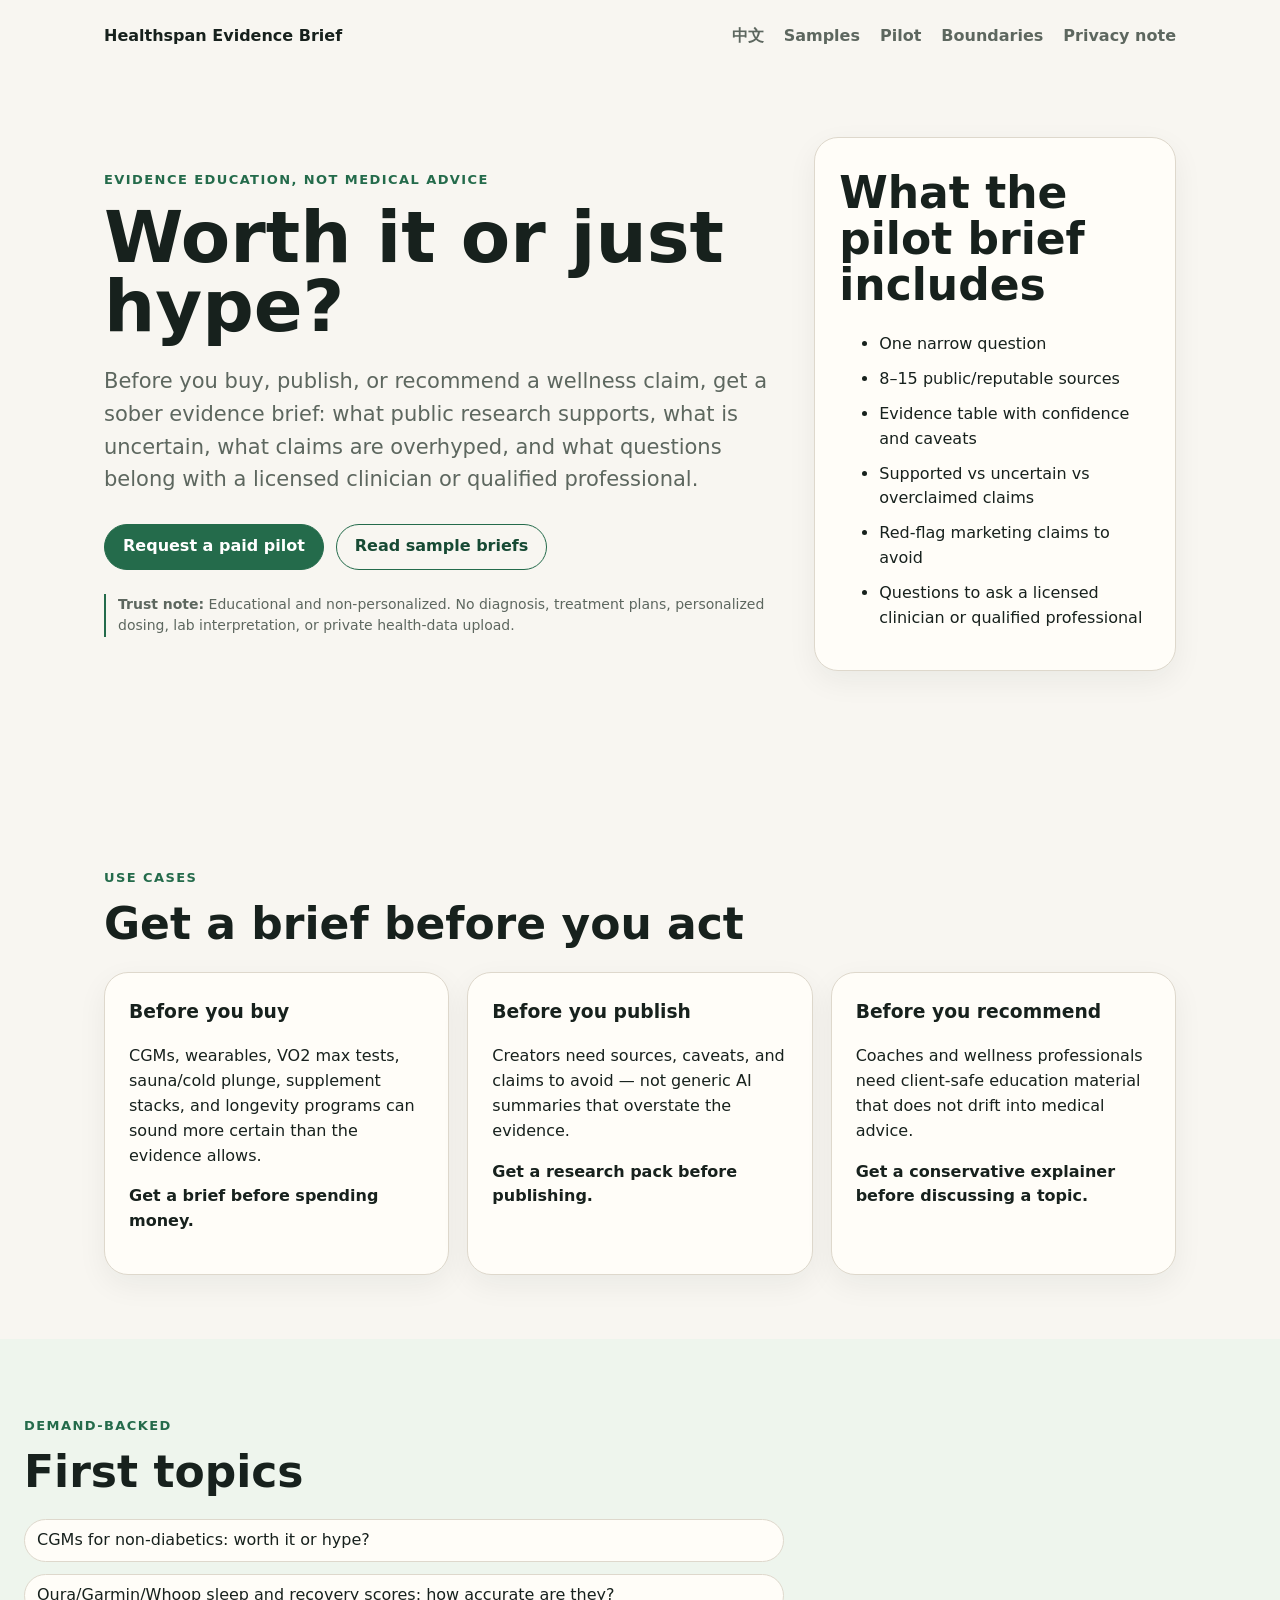
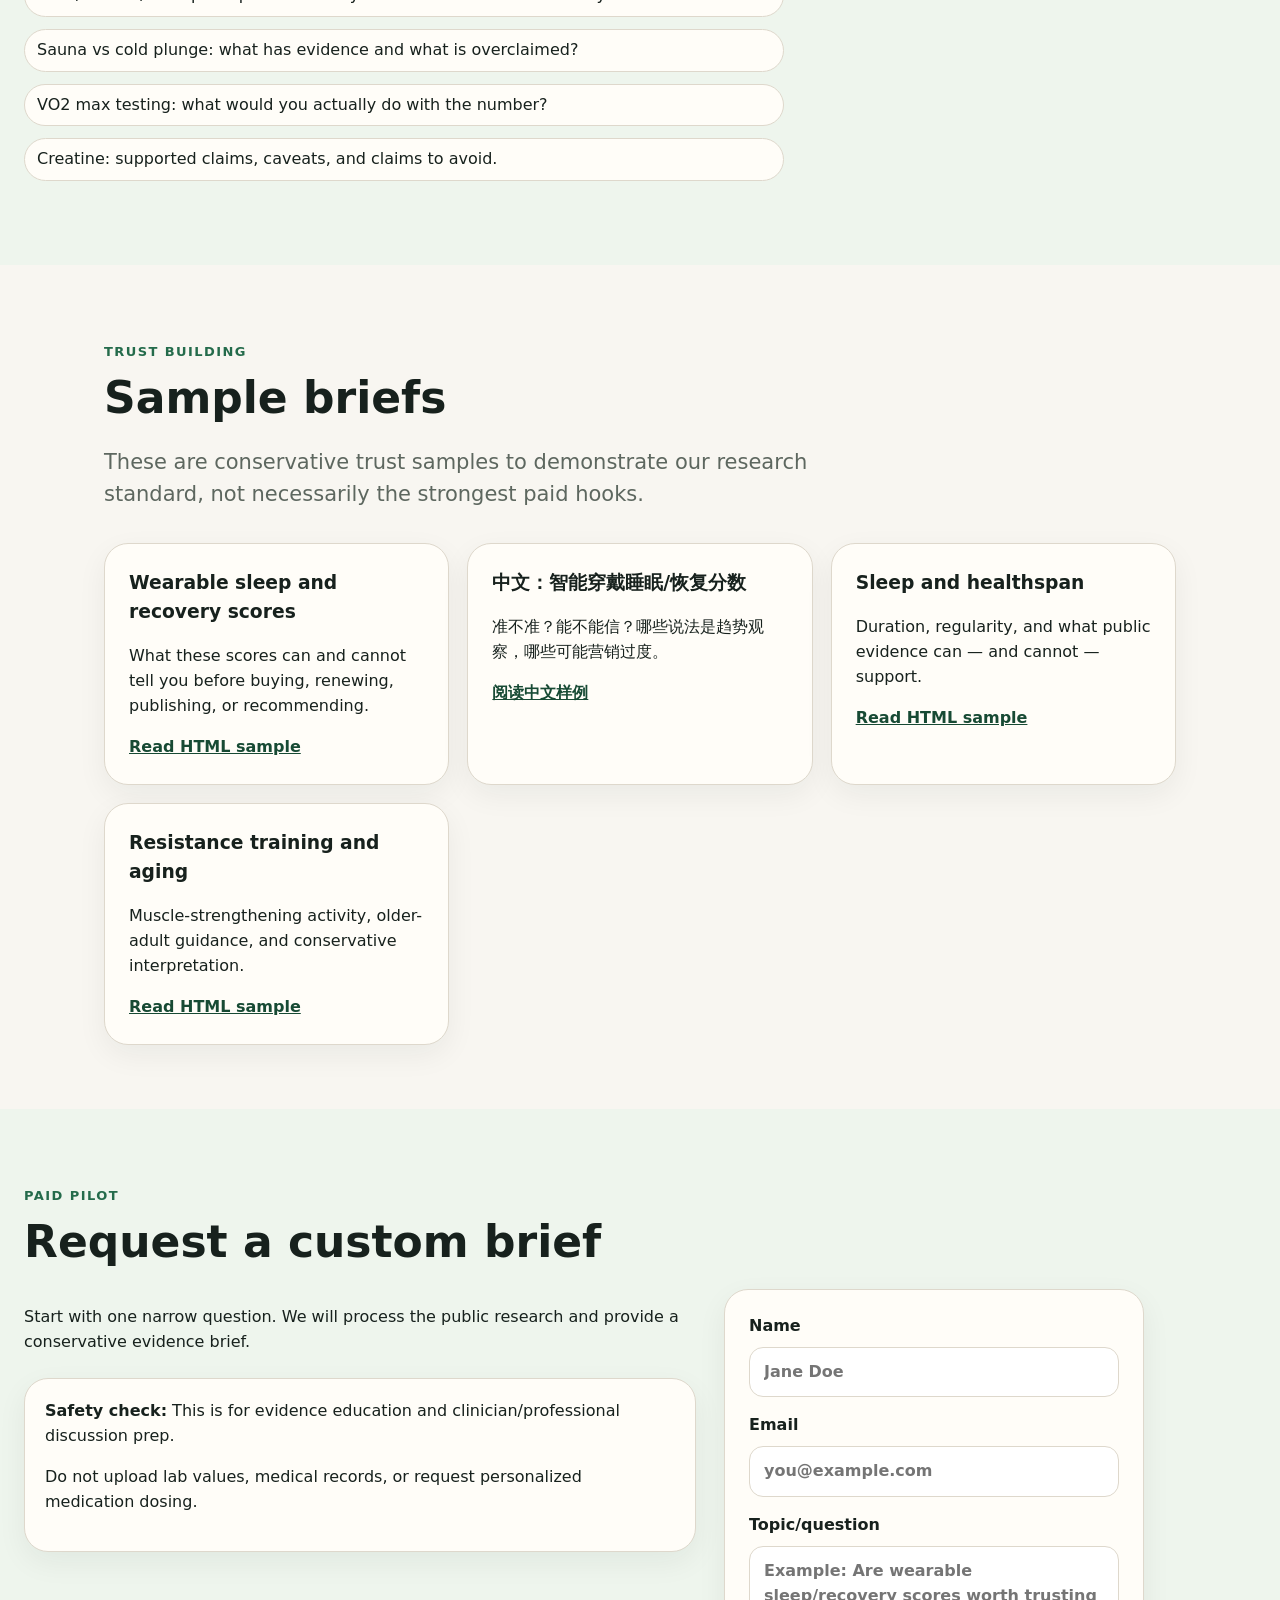
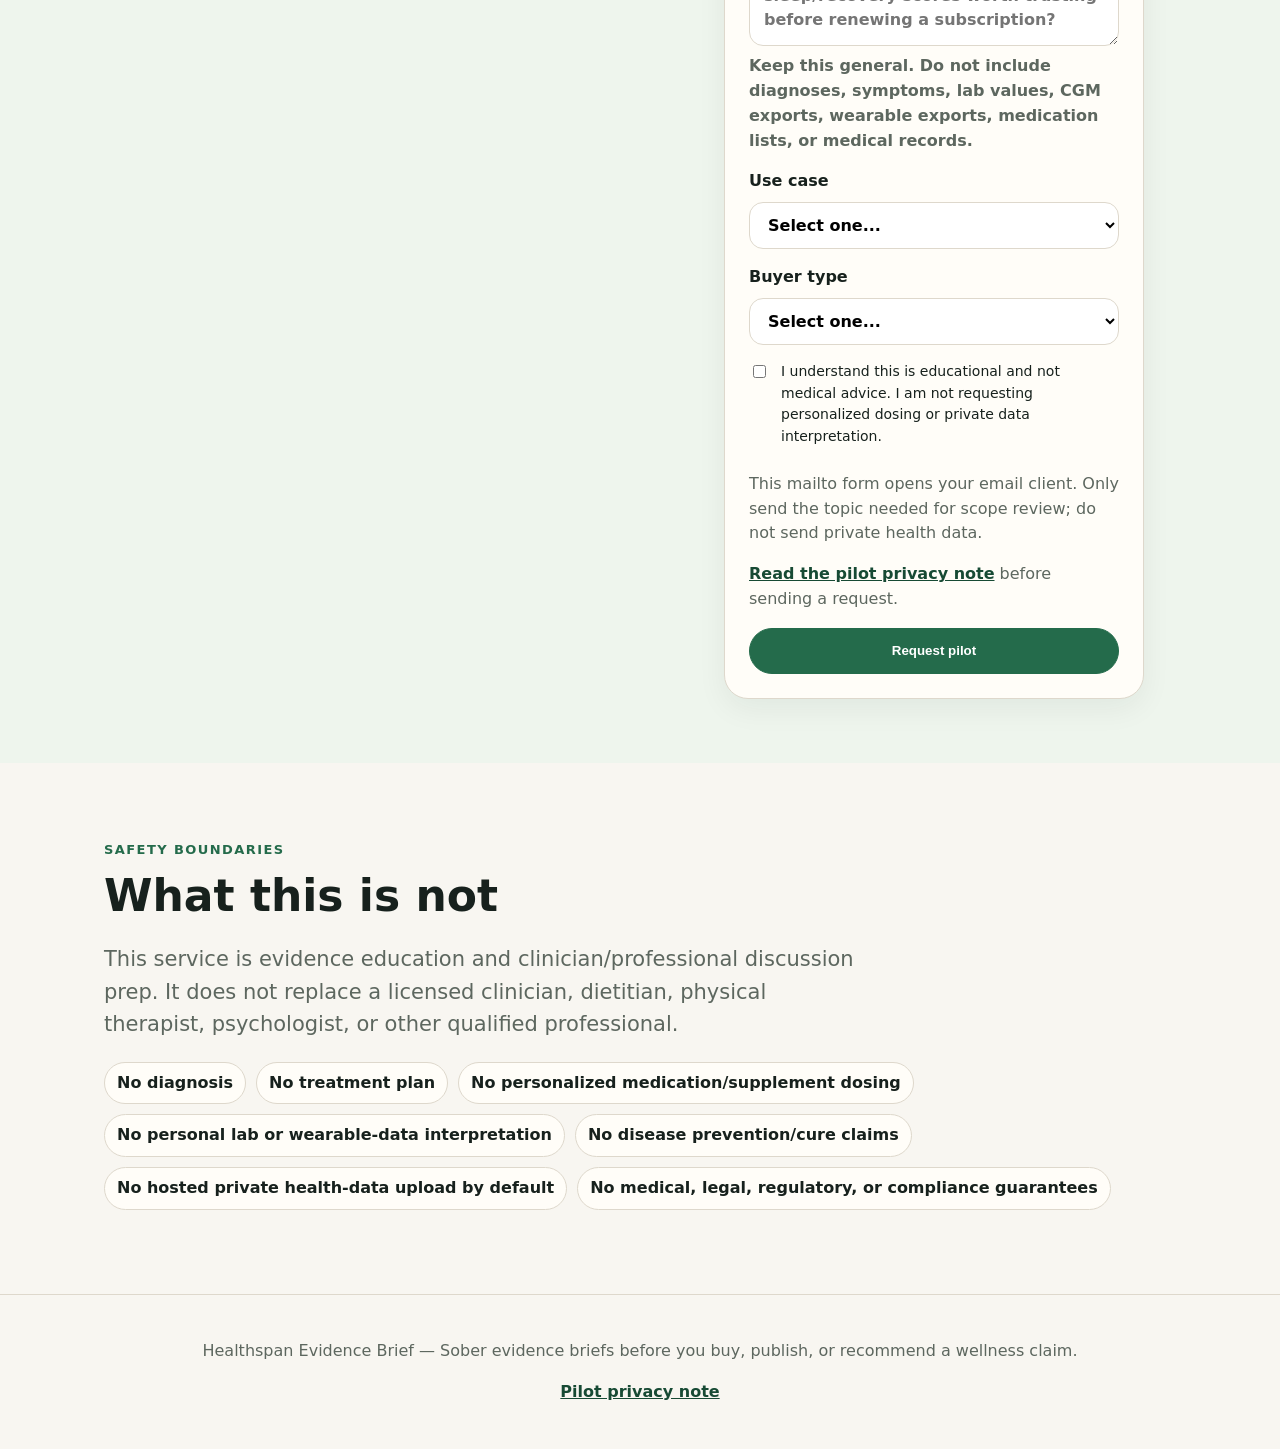
<file: index.html>
<!doctype html>
<html lang="en">
<head>
  <meta charset="utf-8" />
  <meta name="viewport" content="width=device-width, initial-scale=1" />
  <meta name="robots" content="noindex,nofollow" />
  <title>Healthspan Evidence Brief</title>
  <meta name="description" content="Sober evidence briefs before you buy, publish, or recommend a wellness claim." />
  <link rel="stylesheet" href="assets/styles.css" />
</head>
<body>
  <header class="hero">
    <nav class="nav" aria-label="Primary">
      <div class="brand">Healthspan Evidence Brief</div>
      <a class="nav-link" href="zh.html">中文</a>
      <a class="nav-link" href="#samples">Samples</a>
      <a class="nav-link" href="#pilot">Pilot</a>
      <a class="nav-link" href="#boundaries">Boundaries</a>
      <a class="nav-link" href="privacy.html">Privacy note</a>
    </nav>

    <section class="hero-grid">
      <div>
        <p class="eyebrow">Evidence education, not medical advice</p>
        <h1>Worth it or just hype?</h1>
        <p class="lead">Before you buy, publish, or recommend a wellness claim, get a sober evidence brief: what public research supports, what is uncertain, what claims are overhyped, and what questions belong with a licensed clinician or qualified professional.</p>
        <div class="actions">
          <a class="button primary" href="#pilot">Request a paid pilot</a>
          <a class="button secondary" href="#samples">Read sample briefs</a>
        </div>
        <p class="trust-line">
          <strong>Trust note:</strong> Educational and non-personalized. No diagnosis, treatment plans, personalized dosing, lab interpretation, or private health-data upload.
        </p>
      </div>
      <aside class="card hero-card">
        <h2>What the pilot brief includes</h2>
        <ul>
          <li>One narrow question</li>
          <li>8–15 public/reputable sources</li>
          <li>Evidence table with confidence and caveats</li>
          <li>Supported vs uncertain vs overclaimed claims</li>
          <li>Red-flag marketing claims to avoid</li>
          <li>Questions to ask a licensed clinician or qualified professional</li>
        </ul>
      </aside>
    </section>
  </header>

  <main>
    <section class="section" id="use-cases">
      <p class="eyebrow">Use Cases</p>
      <h2>Get a brief before you act</h2>
      <div class="three-col">
        <div class="card">
          <h3>Before you buy</h3>
          <p>CGMs, wearables, VO2 max tests, sauna/cold plunge, supplement stacks, and longevity programs can sound more certain than the evidence allows.</p>
          <p><strong>Get a brief before spending money.</strong></p>
        </div>
        <div class="card">
          <h3>Before you publish</h3>
          <p>Creators need sources, caveats, and claims to avoid — not generic AI summaries that overstate the evidence.</p>
          <p><strong>Get a research pack before publishing.</strong></p>
        </div>
        <div class="card">
          <h3>Before you recommend</h3>
          <p>Coaches and wellness professionals need client-safe education material that does not drift into medical advice.</p>
          <p><strong>Get a conservative explainer before discussing a topic.</strong></p>
        </div>
      </div>
    </section>

    <section class="section tinted" id="topics">
      <p class="eyebrow">Demand-backed</p>
      <h2>First topics</h2>
      <div class="boundary-list" style="margin-top: 24px; display: flex; flex-direction: column; gap: 12px; max-width: 760px;">
        <span style="font-weight: 500; font-size: 16px; justify-content: flex-start; text-align: left; background: var(--card);">CGMs for non-diabetics: worth it or hype?</span>
        <span style="font-weight: 500; font-size: 16px; justify-content: flex-start; text-align: left; background: var(--card);">Oura/Garmin/Whoop sleep and recovery scores: how accurate are they?</span>
        <span style="font-weight: 500; font-size: 16px; justify-content: flex-start; text-align: left; background: var(--card);">Sauna vs cold plunge: what has evidence and what is overclaimed?</span>
        <span style="font-weight: 500; font-size: 16px; justify-content: flex-start; text-align: left; background: var(--card);">VO2 max testing: what would you actually do with the number?</span>
        <span style="font-weight: 500; font-size: 16px; justify-content: flex-start; text-align: left; background: var(--card);">Creatine: supported claims, caveats, and claims to avoid.</span>
      </div>
    </section>

    <section class="section" id="samples">
      <p class="eyebrow">Trust building</p>
      <h2>Sample briefs</h2>
      <p class="lead">These are conservative trust samples to demonstrate our research standard, not necessarily the strongest paid hooks.</p>
      <div class="three-col" style="margin-top: 32px;">
        <article class="card">
          <h3>Wearable sleep and recovery scores</h3>
          <p>What these scores can and cannot tell you before buying, renewing, publishing, or recommending.</p>
          <a href="samples/wearable-sleep-recovery-scores-evidence-brief.html">Read HTML sample</a>
        </article>
        <article class="card">
          <h3>中文：智能穿戴睡眠/恢复分数</h3>
          <p>准不准？能不能信？哪些说法是趋势观察，哪些可能营销过度。</p>
          <a href="samples/zh-wearable-sleep-recovery-scores-evidence-brief.html">阅读中文样例</a>
        </article>
        <article class="card">
          <h3>Sleep and healthspan</h3>
          <p>Duration, regularity, and what public evidence can — and cannot — support.</p>
          <a href="samples/sleep-healthspan-evidence-brief.html">Read HTML sample</a>
        </article>
        <article class="card">
          <h3>Resistance training and aging</h3>
          <p>Muscle-strengthening activity, older-adult guidance, and conservative interpretation.</p>
          <a href="samples/resistance-training-aging-evidence-brief.html">Read HTML sample</a>
        </article>
      </div>
    </section>

    <section class="section tinted" id="pilot">
      <p class="eyebrow">Paid pilot</p>
      <h2>Request a custom brief</h2>
      <div class="pilot-grid">
        <div>
          <p>Start with one narrow question. We will process the public research and provide a conservative evidence brief.</p>
          <div class="card" style="margin-top: 24px; padding: 20px;">
            <p style="margin-top: 0;"><strong>Safety check:</strong> This is for evidence education and clinician/professional discussion prep.</p>
            <p>Do not upload lab values, medical records, or request personalized medication dosing.</p>
          </div>
        </div>
        <form class="card form" action="mailto:jinluojuan@gmail.com" method="post" enctype="text/plain">
          <label>Name
            <input name="name" type="text" placeholder="Jane Doe" required />
          </label>
          <label>Email
            <input name="email" type="email" placeholder="you@example.com" required />
          </label>
          <label>Topic/question
            <textarea name="topic" rows="3" placeholder="Example: Are wearable sleep/recovery scores worth trusting before renewing a subscription?" required></textarea>
            <span class="microcopy">Keep this general. Do not include diagnoses, symptoms, lab values, CGM exports, wearable exports, medication lists, or medical records.</span>
          </label>
          <label>Use case
            <select name="use_case" required>
              <option value="" disabled selected>Select one...</option>
              <option value="before_buying">Before buying</option>
              <option value="before_publishing">Before publishing</option>
              <option value="before_recommending">Before recommending</option>
              <option value="clinician_prep">Clinician-discussion prep</option>
              <option value="other">Other</option>
            </select>
          </label>
          <label>Buyer type
            <select name="buyer_type" required>
              <option value="" disabled selected>Select one...</option>
              <option value="individual">Individual</option>
              <option value="creator">Creator</option>
              <option value="coach">Coach</option>
              <option value="clinic_adjacent">Clinic-adjacent</option>
              <option value="other">Other</option>
            </select>
          </label>
          <label class="checkbox-label">
            <input type="checkbox" name="safety_ack" required />
            <span>I understand this is educational and not medical advice. I am not requesting personalized dosing or private data interpretation.</span>
          </label>
          <p class="microcopy">This mailto form opens your email client. Only send the topic needed for scope review; do not send private health data.</p>
          <p class="microcopy"><a href="privacy.html">Read the pilot privacy note</a> before sending a request.</p>
          <button class="button primary full-width" type="submit">Request pilot</button>
        </form>
      </div>
    </section>

    <section class="section" id="boundaries">
      <p class="eyebrow">Safety boundaries</p>
      <h2>What this is not</h2>
      <p class="lead">This service is evidence education and clinician/professional discussion prep. It does not replace a licensed clinician, dietitian, physical therapist, psychologist, or other qualified professional.</p>
      
      <div class="boundary-list">
        <span>No diagnosis</span>
        <span>No treatment plan</span>
        <span>No personalized medication/supplement dosing</span>
        <span>No personal lab or wearable-data interpretation</span>
        <span>No disease prevention/cure claims</span>
        <span>No hosted private health-data upload by default</span>
        <span>No medical, legal, regulatory, or compliance guarantees</span>
      </div>
    </section>
  </main>

  <footer class="footer">
    <p>Healthspan Evidence Brief — Sober evidence briefs before you buy, publish, or recommend a wellness claim.</p>
    <p><a href="privacy.html">Pilot privacy note</a></p>
  </footer>
</body>
</html>
</file>
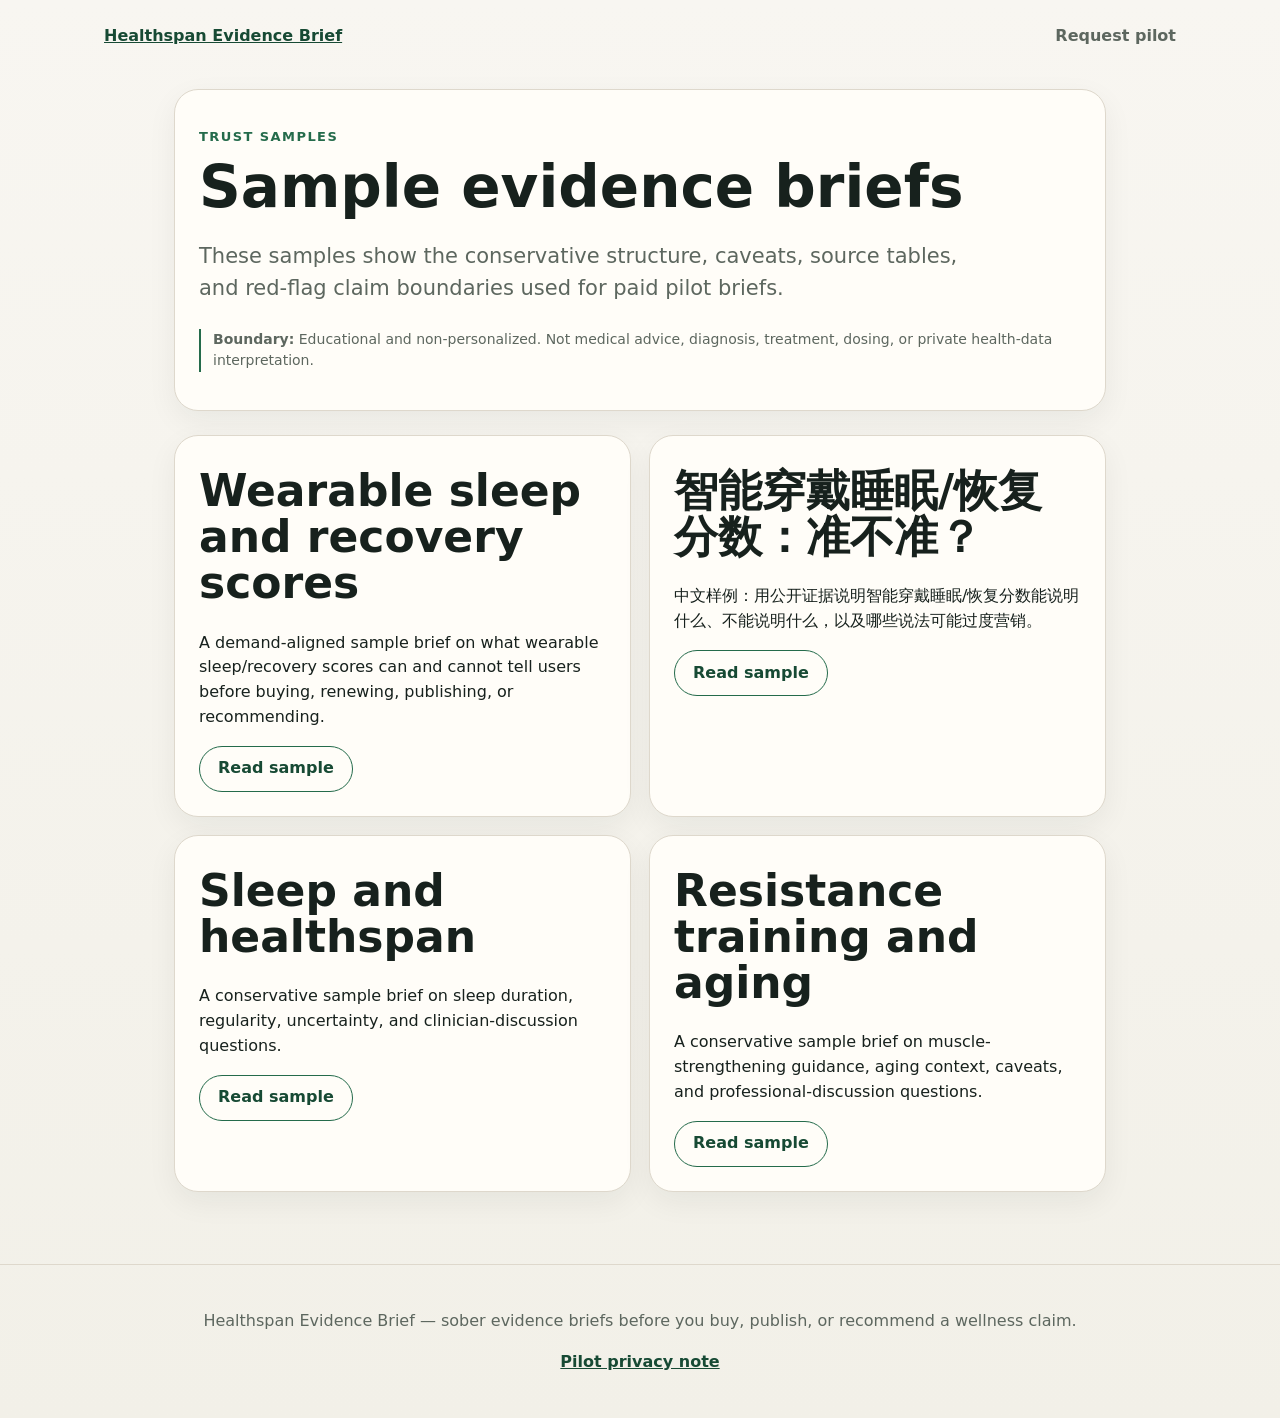
<file: samples/index.html>
<!doctype html>
<html lang="en">
<head>
  <meta charset="utf-8" />
  <meta name="viewport" content="width=device-width, initial-scale=1" />
  <meta name="robots" content="noindex,nofollow" />
  <title>Sample Briefs | Healthspan Evidence Brief</title>
  <meta name="description" content="Conservative sample evidence briefs for Healthspan Evidence Brief." />
  <link rel="stylesheet" href="../assets/styles.css" />
</head>
<body class="brief-body">
  <nav class="nav brief-nav" aria-label="Sample navigation">
    <a class="brand" href="../index.html">Healthspan Evidence Brief</a>
    <a class="nav-link" href="../index.html#pilot">Request pilot</a>
  </nav>

  <main class="brief-shell">
    <header class="brief-header card">
      <p class="eyebrow">Trust samples</p>
      <h1>Sample evidence briefs</h1>
      <p class="lead">These samples show the conservative structure, caveats, source tables, and red-flag claim boundaries used for paid pilot briefs.</p>
      <p class="trust-line"><strong>Boundary:</strong> Educational and non-personalized. Not medical advice, diagnosis, treatment, dosing, or private health-data interpretation.</p>
    </header>
    <section class="two-col">
        <article class="card">
          <h2>Wearable sleep and recovery scores</h2>
          <p>A demand-aligned sample brief on what wearable sleep/recovery scores can and cannot tell users before buying, renewing, publishing, or recommending.</p>
          <a class="button secondary" href="wearable-sleep-recovery-scores-evidence-brief.html">Read sample</a>
        </article>
        <article class="card">
          <h2>智能穿戴睡眠/恢复分数：准不准？</h2>
          <p>中文样例：用公开证据说明智能穿戴睡眠/恢复分数能说明什么、不能说明什么，以及哪些说法可能过度营销。</p>
          <a class="button secondary" href="zh-wearable-sleep-recovery-scores-evidence-brief.html">Read sample</a>
        </article>
        <article class="card">
          <h2>Sleep and healthspan</h2>
          <p>A conservative sample brief on sleep duration, regularity, uncertainty, and clinician-discussion questions.</p>
          <a class="button secondary" href="sleep-healthspan-evidence-brief.html">Read sample</a>
        </article>
        <article class="card">
          <h2>Resistance training and aging</h2>
          <p>A conservative sample brief on muscle-strengthening guidance, aging context, caveats, and professional-discussion questions.</p>
          <a class="button secondary" href="resistance-training-aging-evidence-brief.html">Read sample</a>
        </article>
    </section>
  </main>

  <footer class="footer">
    <p>Healthspan Evidence Brief — sober evidence briefs before you buy, publish, or recommend a wellness claim.</p>
    <p><a href="../privacy.html">Pilot privacy note</a></p>
  </footer>
</body>
</html>
</file>
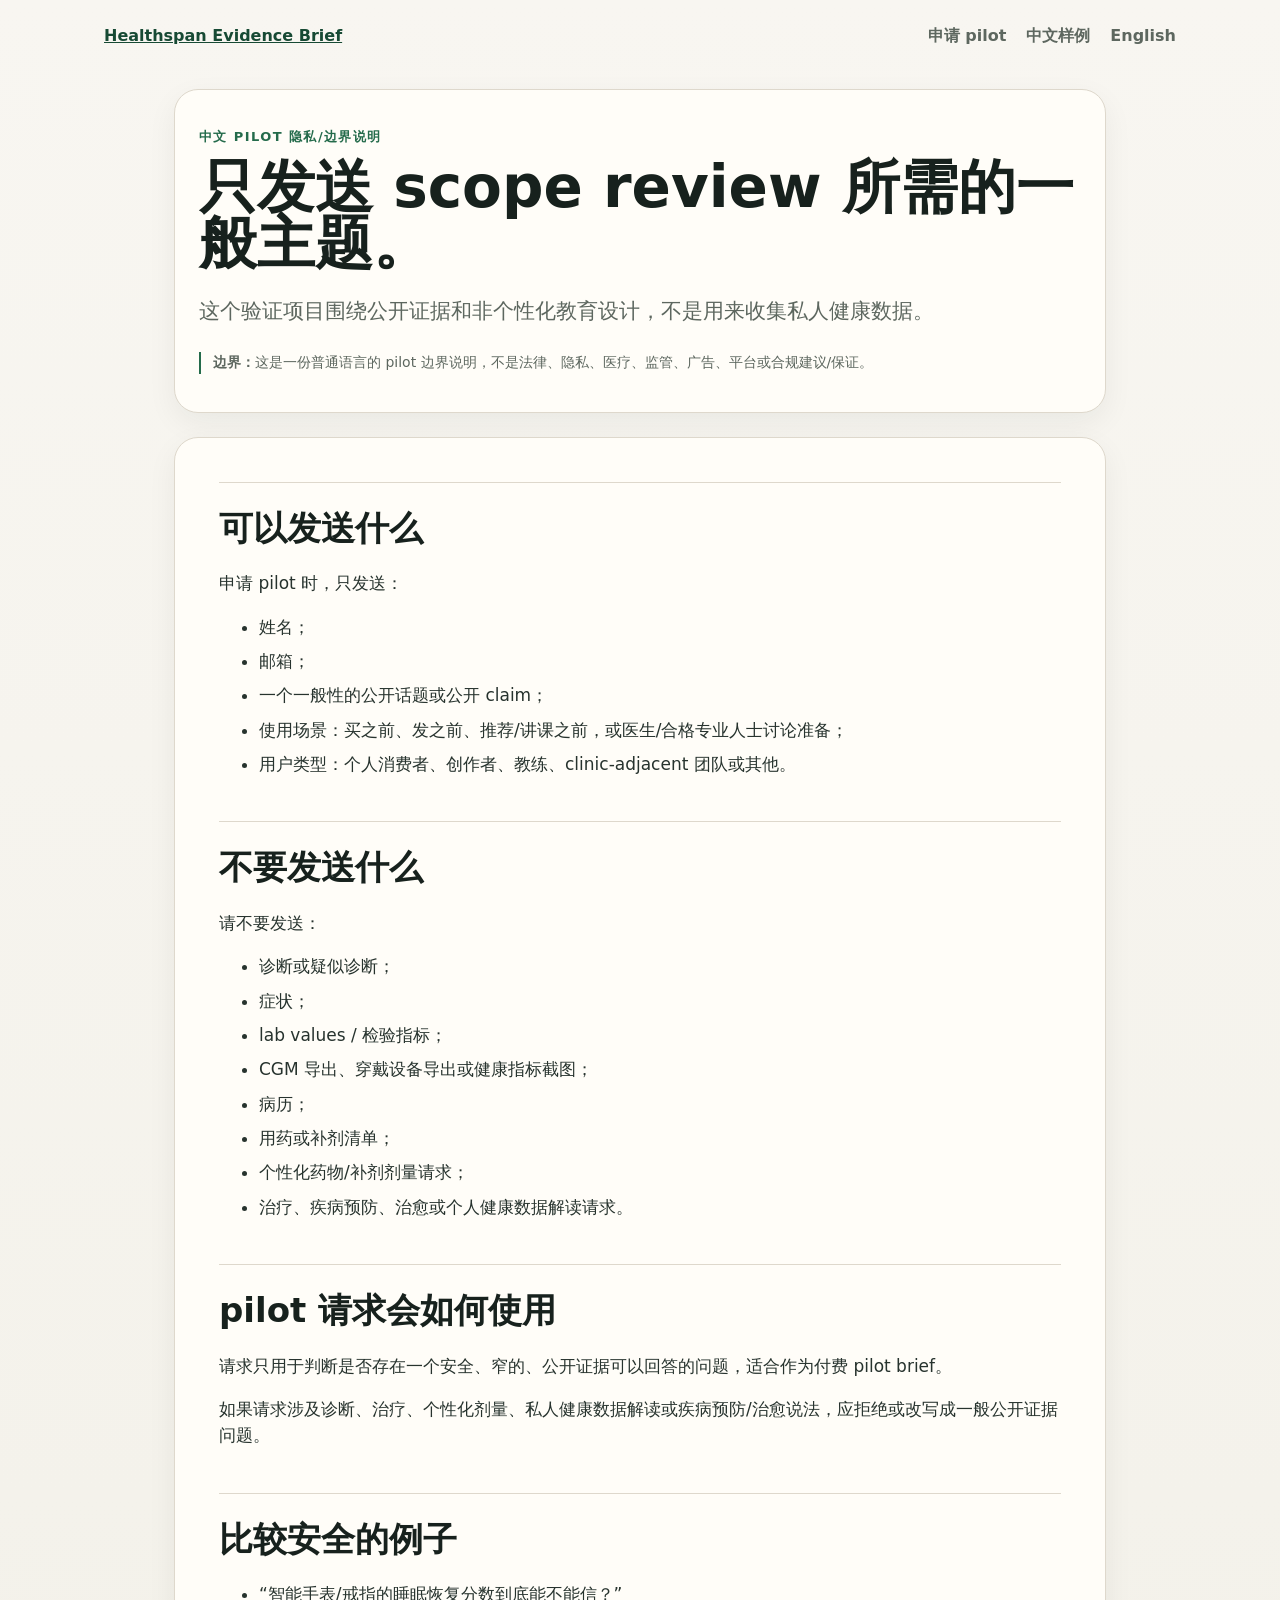
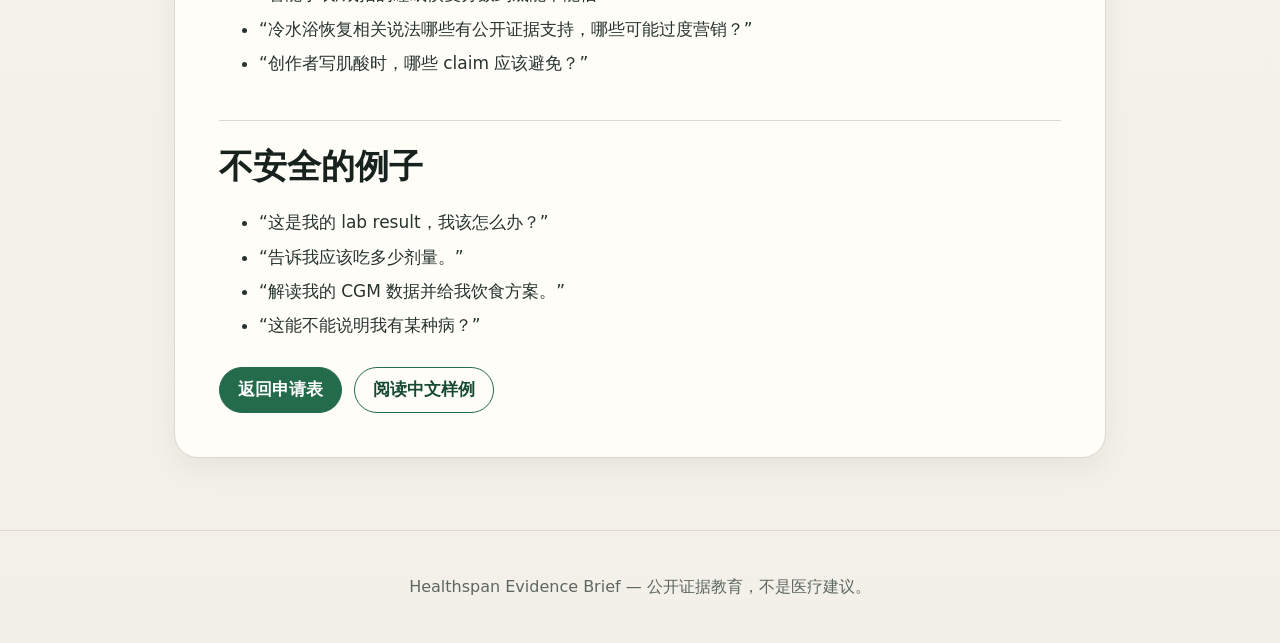
<file: privacy-zh.html>
<!doctype html>
<html lang="zh-Hans">
<head>
  <meta charset="utf-8" />
  <meta name="viewport" content="width=device-width, initial-scale=1" />
  <meta name="robots" content="noindex,nofollow" />
  <title>中文 pilot 隐私/边界说明｜Healthspan Evidence Brief</title>
  <meta name="description" content="Healthspan Evidence Brief 中文 pilot 的隐私和安全边界说明。" />
  <link rel="stylesheet" href="assets/styles.css" />
</head>
<body class="brief-body">
  <nav class="nav brief-nav" aria-label="隐私说明导航">
    <a class="brand" href="zh.html">Healthspan Evidence Brief</a>
    <a class="nav-link" href="zh.html#pilot">申请 pilot</a>
    <a class="nav-link" href="samples/zh-wearable-sleep-recovery-scores-evidence-brief.html">中文样例</a>
    <a class="nav-link" href="privacy.html">English</a>
  </nav>

  <main class="brief-shell">
    <header class="brief-header card">
      <p class="eyebrow">中文 pilot 隐私/边界说明</p>
      <h1>只发送 scope review 所需的一般主题。</h1>
      <p class="lead">这个验证项目围绕公开证据和非个性化教育设计，不是用来收集私人健康数据。</p>
      <p class="trust-line"><strong>边界：</strong>这是一份普通语言的 pilot 边界说明，不是法律、隐私、医疗、监管、广告、平台或合规建议/保证。</p>
    </header>

    <article class="brief-content card">
      <h2>可以发送什么</h2>
      <p>申请 pilot 时，只发送：</p>
      <ul>
        <li>姓名；</li>
        <li>邮箱；</li>
        <li>一个一般性的公开话题或公开 claim；</li>
        <li>使用场景：买之前、发之前、推荐/讲课之前，或医生/合格专业人士讨论准备；</li>
        <li>用户类型：个人消费者、创作者、教练、clinic-adjacent 团队或其他。</li>
      </ul>

      <h2>不要发送什么</h2>
      <p>请不要发送：</p>
      <ul>
        <li>诊断或疑似诊断；</li>
        <li>症状；</li>
        <li>lab values / 检验指标；</li>
        <li>CGM 导出、穿戴设备导出或健康指标截图；</li>
        <li>病历；</li>
        <li>用药或补剂清单；</li>
        <li>个性化药物/补剂剂量请求；</li>
        <li>治疗、疾病预防、治愈或个人健康数据解读请求。</li>
      </ul>

      <h2>pilot 请求会如何使用</h2>
      <p>请求只用于判断是否存在一个安全、窄的、公开证据可以回答的问题，适合作为付费 pilot brief。</p>
      <p>如果请求涉及诊断、治疗、个性化剂量、私人健康数据解读或疾病预防/治愈说法，应拒绝或改写成一般公开证据问题。</p>

      <h2>比较安全的例子</h2>
      <ul>
        <li>“智能手表/戒指的睡眠恢复分数到底能不能信？”</li>
        <li>“冷水浴恢复相关说法哪些有公开证据支持，哪些可能过度营销？”</li>
        <li>“创作者写肌酸时，哪些 claim 应该避免？”</li>
      </ul>

      <h2>不安全的例子</h2>
      <ul>
        <li>“这是我的 lab result，我该怎么办？”</li>
        <li>“告诉我应该吃多少剂量。”</li>
        <li>“解读我的 CGM 数据并给我饮食方案。”</li>
        <li>“这能不能说明我有某种病？”</li>
      </ul>

      <div class="actions">
        <a class="button primary" href="zh.html#pilot">返回申请表</a>
        <a class="button secondary" href="samples/zh-wearable-sleep-recovery-scores-evidence-brief.html">阅读中文样例</a>
      </div>
    </article>
  </main>

  <footer class="footer">
    <p>Healthspan Evidence Brief — 公开证据教育，不是医疗建议。</p>
  </footer>
</body>
</html>
</file>
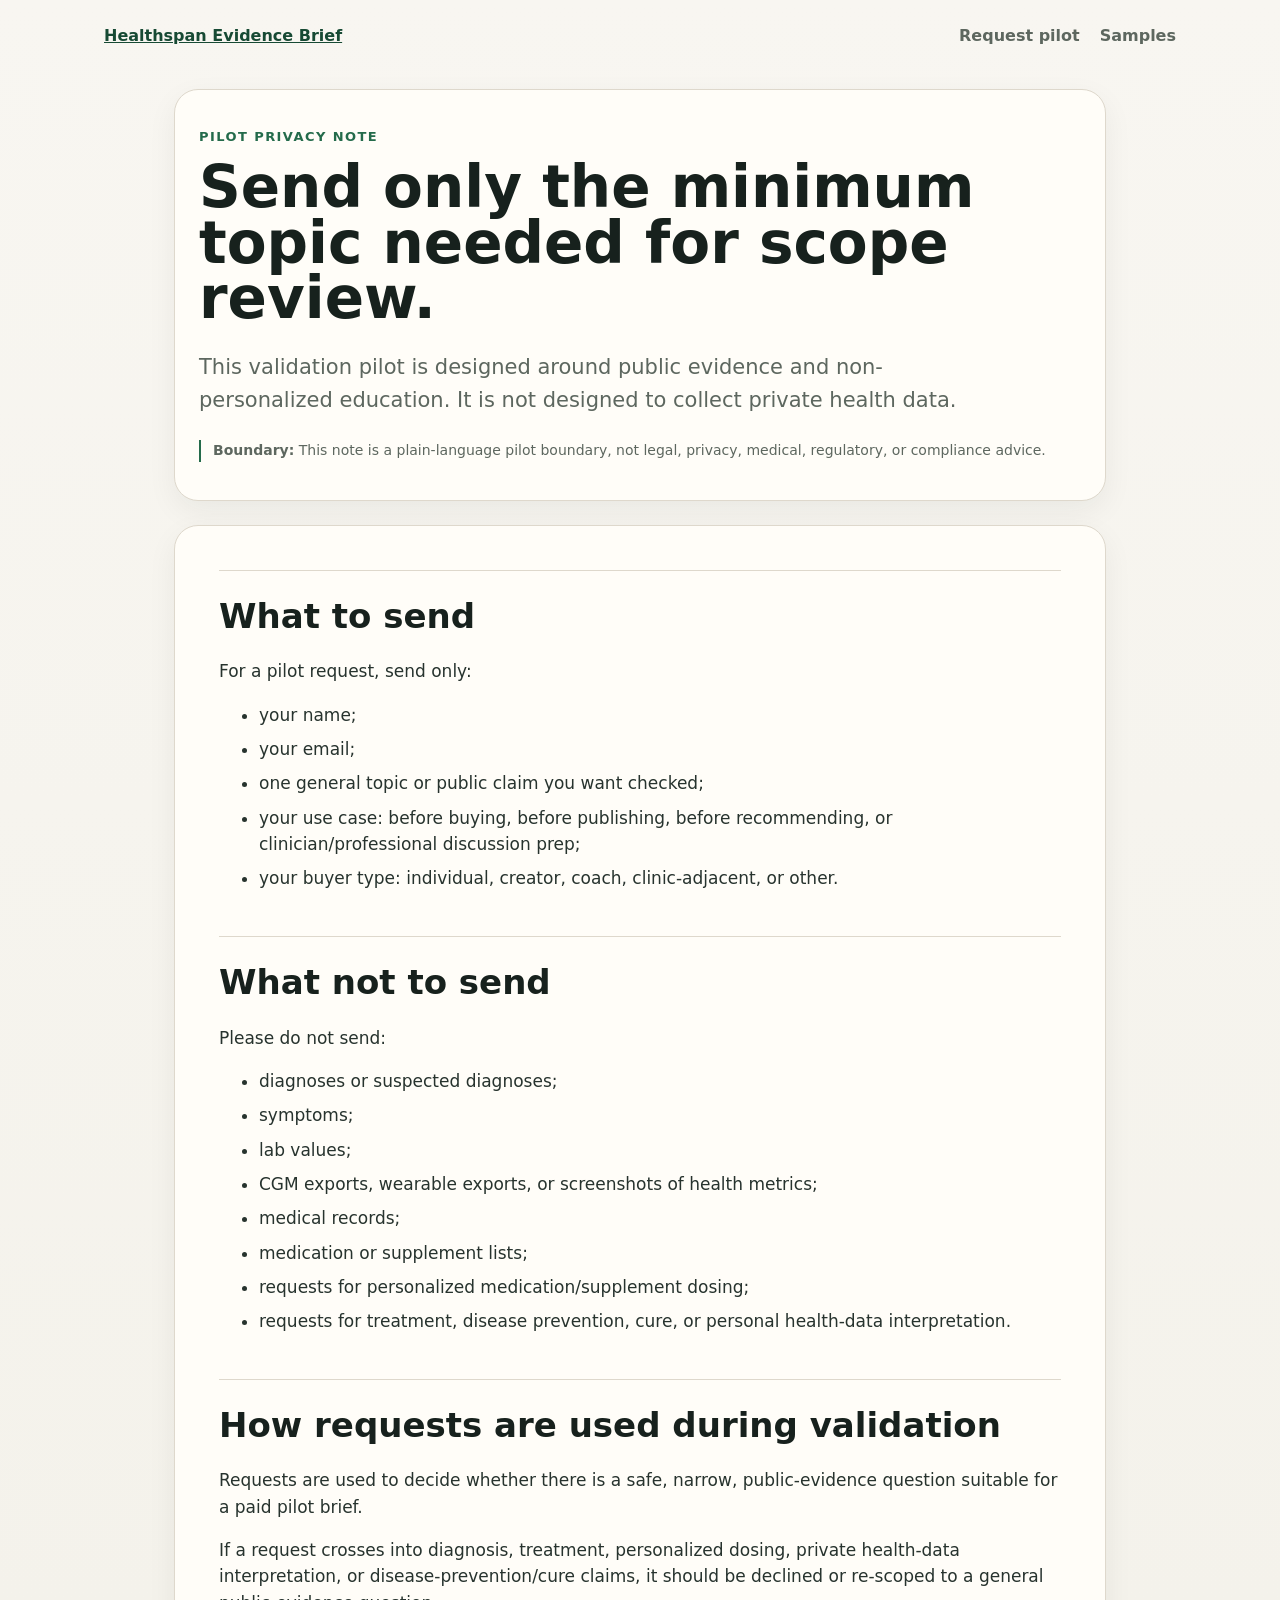
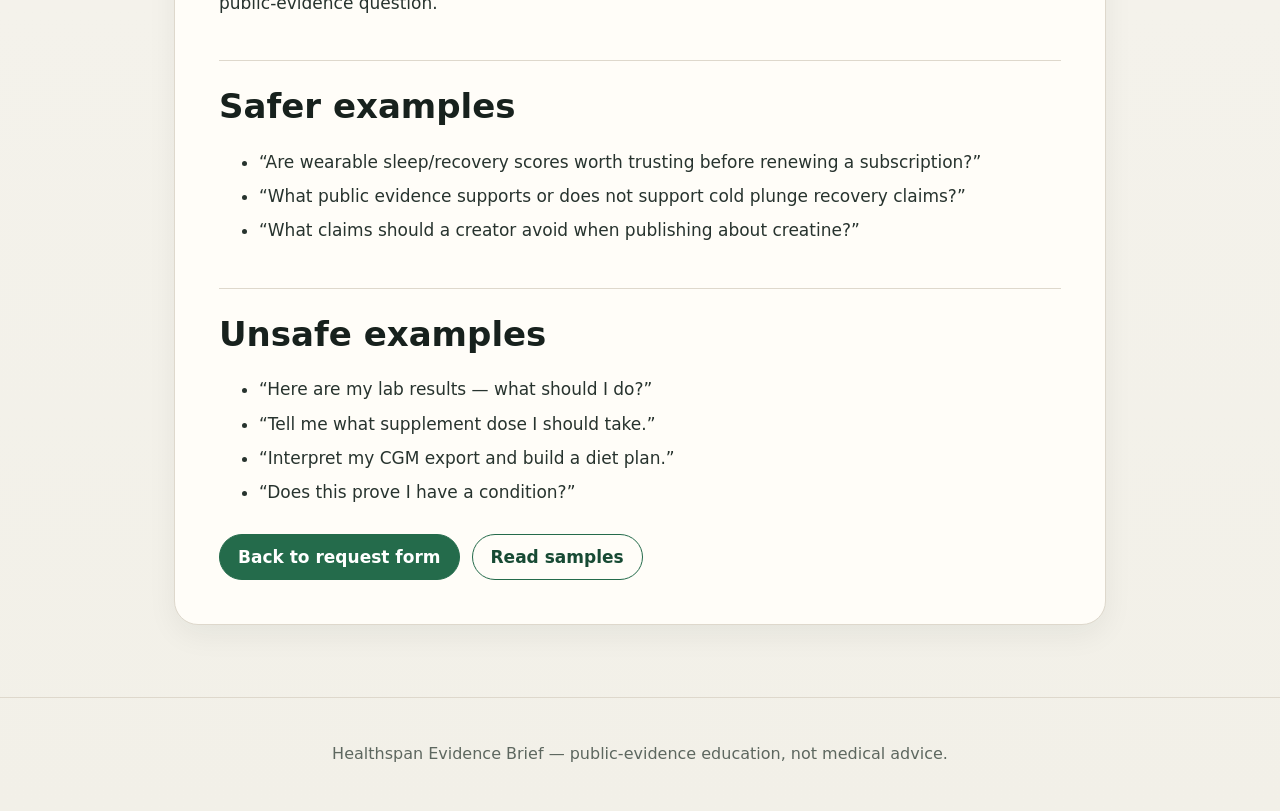
<file: privacy.html>
<!doctype html>
<html lang="en">
<head>
  <meta charset="utf-8" />
  <meta name="viewport" content="width=device-width, initial-scale=1" />
  <meta name="robots" content="noindex,nofollow" />
  <title>Pilot Privacy Note | Healthspan Evidence Brief</title>
  <meta name="description" content="Pilot privacy note for Healthspan Evidence Brief validation." />
  <link rel="stylesheet" href="assets/styles.css" />
</head>
<body class="brief-body">
  <nav class="nav brief-nav" aria-label="Privacy navigation">
    <a class="brand" href="index.html">Healthspan Evidence Brief</a>
    <a class="nav-link" href="index.html#pilot">Request pilot</a>
    <a class="nav-link" href="samples/index.html">Samples</a>
  </nav>

  <main class="brief-shell">
    <header class="brief-header card">
      <p class="eyebrow">Pilot privacy note</p>
      <h1>Send only the minimum topic needed for scope review.</h1>
      <p class="lead">This validation pilot is designed around public evidence and non-personalized education. It is not designed to collect private health data.</p>
      <p class="trust-line"><strong>Boundary:</strong> This note is a plain-language pilot boundary, not legal, privacy, medical, regulatory, or compliance advice.</p>
    </header>

    <article class="brief-content card">
      <h2>What to send</h2>
      <p>For a pilot request, send only:</p>
      <ul>
        <li>your name;</li>
        <li>your email;</li>
        <li>one general topic or public claim you want checked;</li>
        <li>your use case: before buying, before publishing, before recommending, or clinician/professional discussion prep;</li>
        <li>your buyer type: individual, creator, coach, clinic-adjacent, or other.</li>
      </ul>

      <h2>What not to send</h2>
      <p>Please do not send:</p>
      <ul>
        <li>diagnoses or suspected diagnoses;</li>
        <li>symptoms;</li>
        <li>lab values;</li>
        <li>CGM exports, wearable exports, or screenshots of health metrics;</li>
        <li>medical records;</li>
        <li>medication or supplement lists;</li>
        <li>requests for personalized medication/supplement dosing;</li>
        <li>requests for treatment, disease prevention, cure, or personal health-data interpretation.</li>
      </ul>

      <h2>How requests are used during validation</h2>
      <p>Requests are used to decide whether there is a safe, narrow, public-evidence question suitable for a paid pilot brief.</p>
      <p>If a request crosses into diagnosis, treatment, personalized dosing, private health-data interpretation, or disease-prevention/cure claims, it should be declined or re-scoped to a general public-evidence question.</p>

      <h2>Safer examples</h2>
      <ul>
        <li>“Are wearable sleep/recovery scores worth trusting before renewing a subscription?”</li>
        <li>“What public evidence supports or does not support cold plunge recovery claims?”</li>
        <li>“What claims should a creator avoid when publishing about creatine?”</li>
      </ul>

      <h2>Unsafe examples</h2>
      <ul>
        <li>“Here are my lab results — what should I do?”</li>
        <li>“Tell me what supplement dose I should take.”</li>
        <li>“Interpret my CGM export and build a diet plan.”</li>
        <li>“Does this prove I have a condition?”</li>
      </ul>

      <div class="actions">
        <a class="button primary" href="index.html#pilot">Back to request form</a>
        <a class="button secondary" href="samples/index.html">Read samples</a>
      </div>
    </article>
  </main>

  <footer class="footer">
    <p>Healthspan Evidence Brief — public-evidence education, not medical advice.</p>
  </footer>
</body>
</html>
</file>
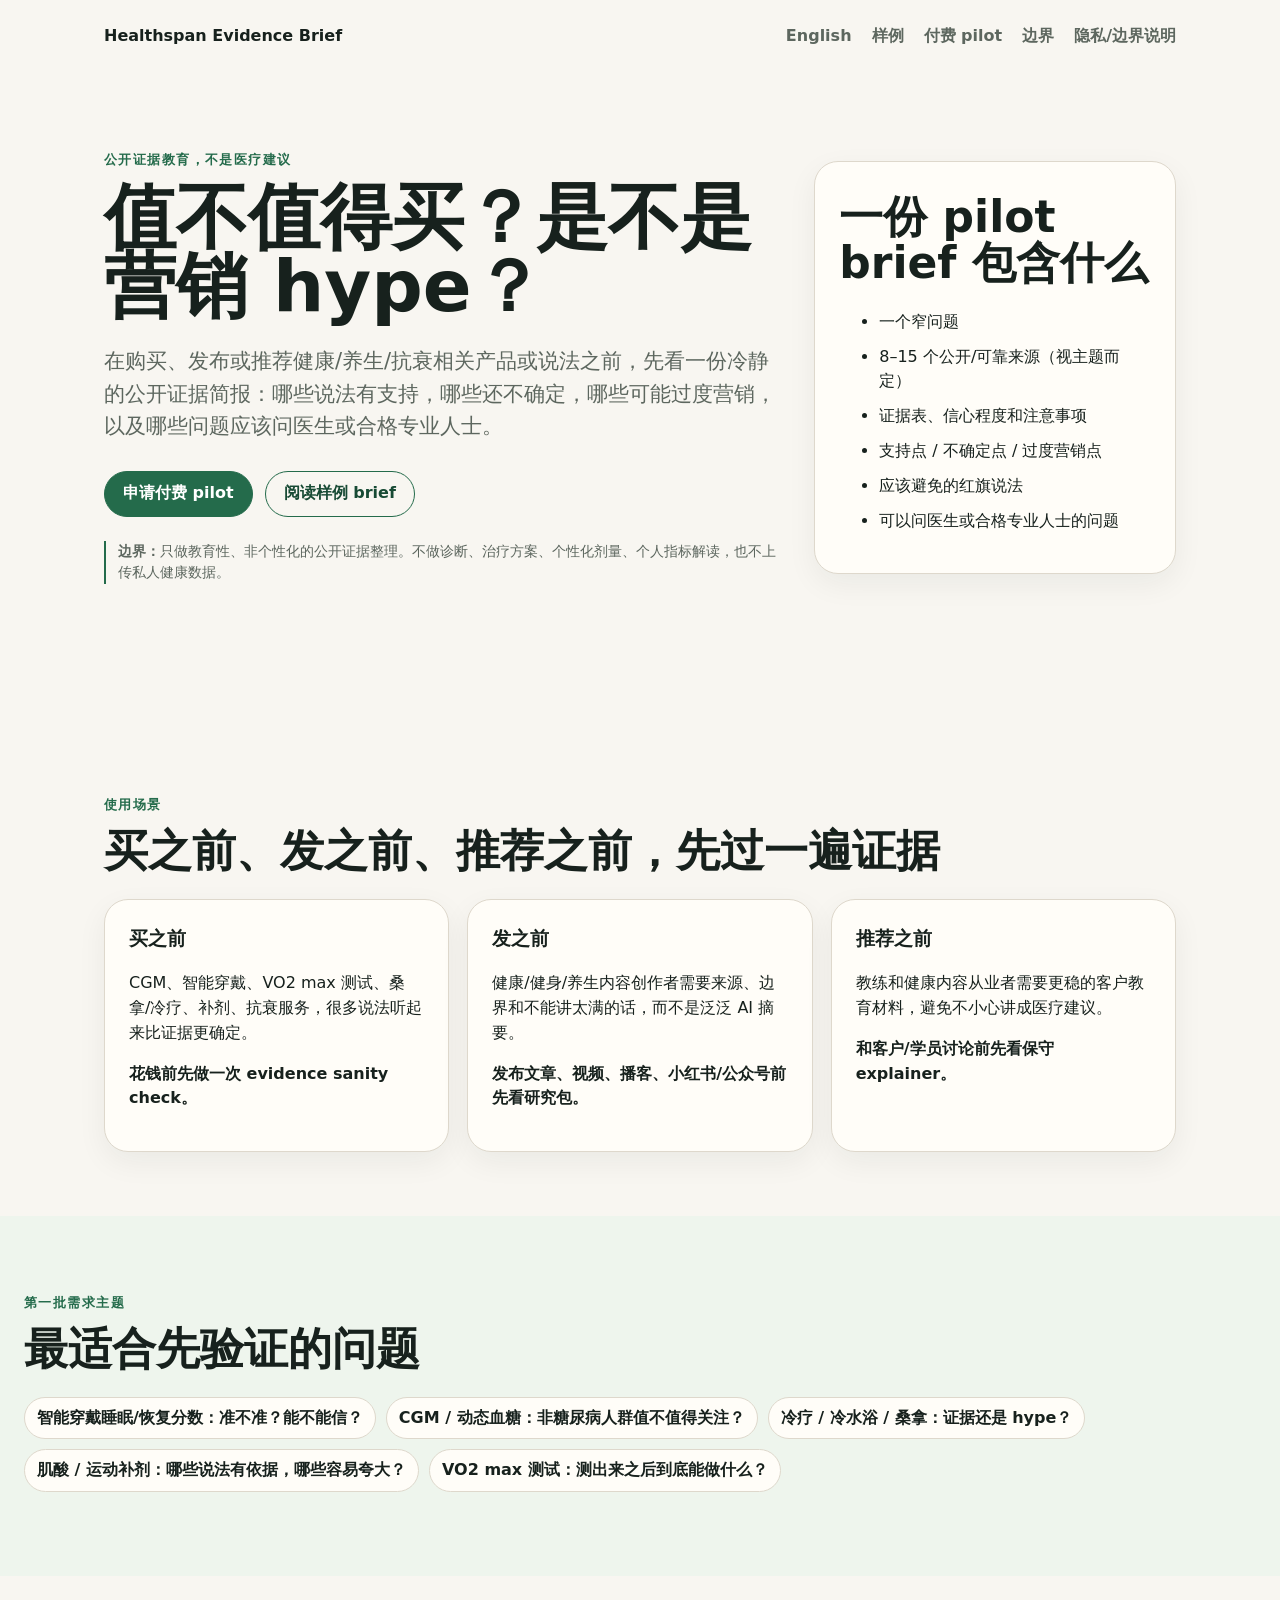
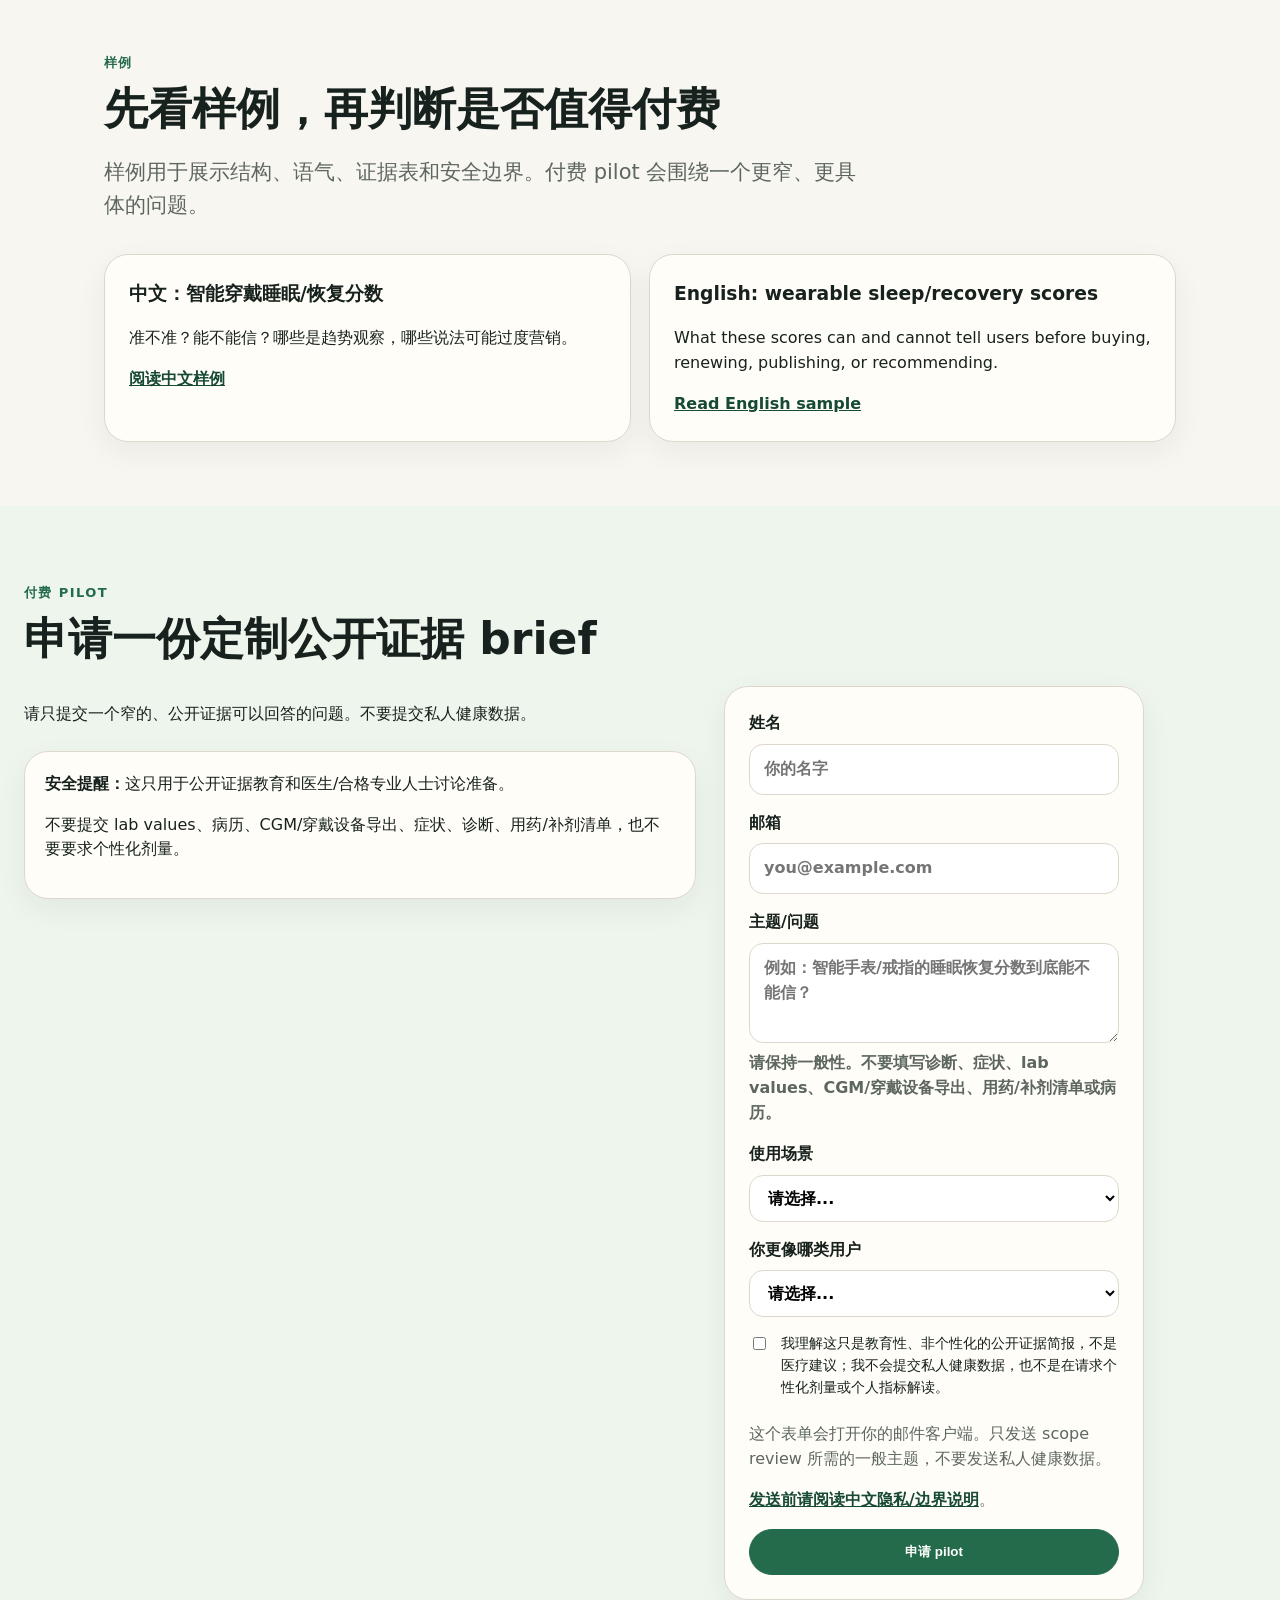
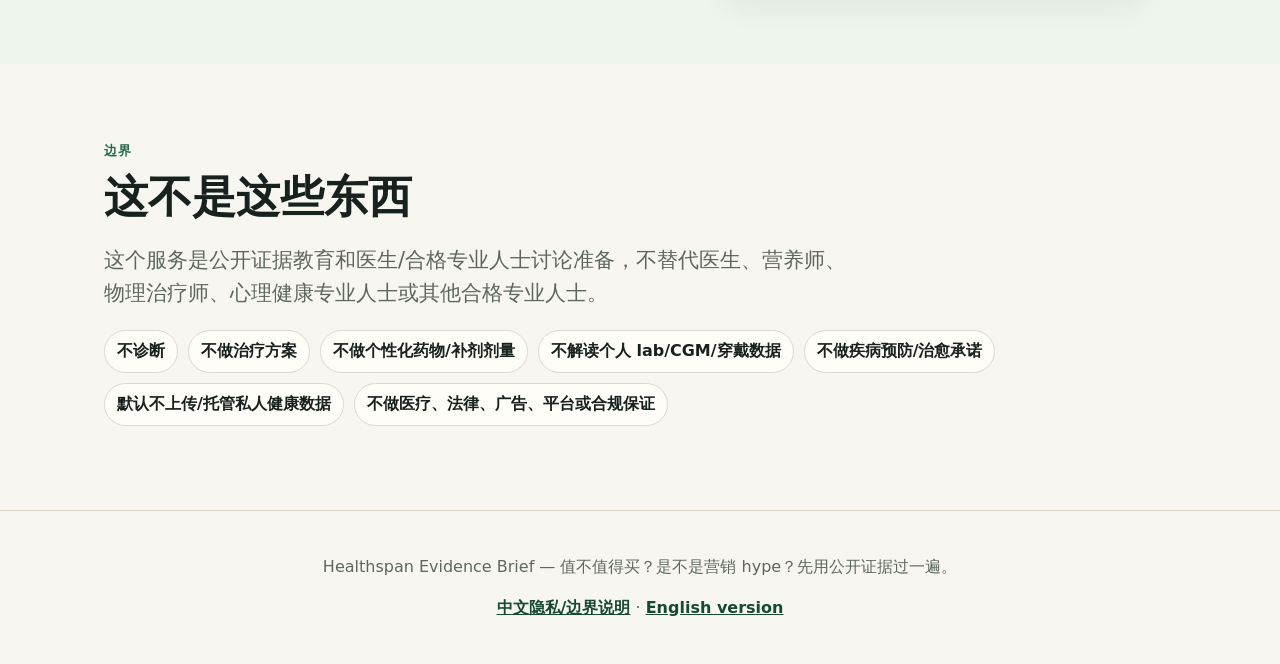
<file: zh.html>
<!doctype html>
<html lang="zh-Hans">
<head>
  <meta charset="utf-8" />
  <meta name="viewport" content="width=device-width, initial-scale=1" />
  <meta name="robots" content="noindex,nofollow" />
  <title>Healthspan Evidence Brief｜值不值得买？是不是营销 hype？</title>
  <meta name="description" content="在购买、发布或推荐健康/养生/抗衰相关产品或说法之前，先看一份冷静的公开证据简报。" />
  <link rel="stylesheet" href="assets/styles.css" />
</head>
<body>
  <header class="hero">
    <nav class="nav" aria-label="主导航">
      <div class="brand">Healthspan Evidence Brief</div>
      <a class="nav-link" href="index.html">English</a>
      <a class="nav-link" href="#samples">样例</a>
      <a class="nav-link" href="#pilot">付费 pilot</a>
      <a class="nav-link" href="#boundaries">边界</a>
      <a class="nav-link" href="privacy-zh.html">隐私/边界说明</a>
    </nav>

    <section class="hero-grid">
      <div>
        <p class="eyebrow">公开证据教育，不是医疗建议</p>
        <h1>值不值得买？是不是营销 hype？</h1>
        <p class="lead">在购买、发布或推荐健康/养生/抗衰相关产品或说法之前，先看一份冷静的公开证据简报：哪些说法有支持，哪些还不确定，哪些可能过度营销，以及哪些问题应该问医生或合格专业人士。</p>
        <div class="actions">
          <a class="button primary" href="#pilot">申请付费 pilot</a>
          <a class="button secondary" href="#samples">阅读样例 brief</a>
        </div>
        <p class="trust-line">
          <strong>边界：</strong>只做教育性、非个性化的公开证据整理。不做诊断、治疗方案、个性化剂量、个人指标解读，也不上传私人健康数据。
        </p>
      </div>
      <aside class="card hero-card">
        <h2>一份 pilot brief 包含什么</h2>
        <ul>
          <li>一个窄问题</li>
          <li>8–15 个公开/可靠来源（视主题而定）</li>
          <li>证据表、信心程度和注意事项</li>
          <li>支持点 / 不确定点 / 过度营销点</li>
          <li>应该避免的红旗说法</li>
          <li>可以问医生或合格专业人士的问题</li>
        </ul>
      </aside>
    </section>
  </header>

  <main>
    <section class="section" id="use-cases">
      <p class="eyebrow">使用场景</p>
      <h2>买之前、发之前、推荐之前，先过一遍证据</h2>
      <div class="three-col">
        <div class="card">
          <h3>买之前</h3>
          <p>CGM、智能穿戴、VO2 max 测试、桑拿/冷疗、补剂、抗衰服务，很多说法听起来比证据更确定。</p>
          <p><strong>花钱前先做一次 evidence sanity check。</strong></p>
        </div>
        <div class="card">
          <h3>发之前</h3>
          <p>健康/健身/养生内容创作者需要来源、边界和不能讲太满的话，而不是泛泛 AI 摘要。</p>
          <p><strong>发布文章、视频、播客、小红书/公众号前先看研究包。</strong></p>
        </div>
        <div class="card">
          <h3>推荐之前</h3>
          <p>教练和健康内容从业者需要更稳的客户教育材料，避免不小心讲成医疗建议。</p>
          <p><strong>和客户/学员讨论前先看保守 explainer。</strong></p>
        </div>
      </div>
    </section>

    <section class="section tinted" id="topics">
      <p class="eyebrow">第一批需求主题</p>
      <h2>最适合先验证的问题</h2>
      <div class="boundary-list topic-list">
        <span>智能穿戴睡眠/恢复分数：准不准？能不能信？</span>
        <span>CGM / 动态血糖：非糖尿病人群值不值得关注？</span>
        <span>冷疗 / 冷水浴 / 桑拿：证据还是 hype？</span>
        <span>肌酸 / 运动补剂：哪些说法有依据，哪些容易夸大？</span>
        <span>VO2 max 测试：测出来之后到底能做什么？</span>
      </div>
    </section>

    <section class="section" id="samples">
      <p class="eyebrow">样例</p>
      <h2>先看样例，再判断是否值得付费</h2>
      <p class="lead">样例用于展示结构、语气、证据表和安全边界。付费 pilot 会围绕一个更窄、更具体的问题。</p>
      <div class="two-col" style="margin-top: 32px;">
        <article class="card">
          <h3>中文：智能穿戴睡眠/恢复分数</h3>
          <p>准不准？能不能信？哪些是趋势观察，哪些说法可能过度营销。</p>
          <a href="samples/zh-wearable-sleep-recovery-scores-evidence-brief.html">阅读中文样例</a>
        </article>
        <article class="card">
          <h3>English: wearable sleep/recovery scores</h3>
          <p>What these scores can and cannot tell users before buying, renewing, publishing, or recommending.</p>
          <a href="samples/wearable-sleep-recovery-scores-evidence-brief.html">Read English sample</a>
        </article>
      </div>
    </section>

    <section class="section tinted" id="pilot">
      <p class="eyebrow">付费 pilot</p>
      <h2>申请一份定制公开证据 brief</h2>
      <div class="pilot-grid">
        <div>
          <p>请只提交一个窄的、公开证据可以回答的问题。不要提交私人健康数据。</p>
          <div class="card" style="margin-top: 24px; padding: 20px;">
            <p style="margin-top: 0;"><strong>安全提醒：</strong>这只用于公开证据教育和医生/合格专业人士讨论准备。</p>
            <p>不要提交 lab values、病历、CGM/穿戴设备导出、症状、诊断、用药/补剂清单，也不要要求个性化剂量。</p>
          </div>
        </div>
        <form class="card form" action="mailto:jinluojuan@gmail.com" method="post" enctype="text/plain">
          <label>姓名
            <input name="name" type="text" placeholder="你的名字" required />
          </label>
          <label>邮箱
            <input name="email" type="email" placeholder="you@example.com" required />
          </label>
          <label>主题/问题
            <textarea name="topic" rows="3" placeholder="例如：智能手表/戒指的睡眠恢复分数到底能不能信？" required></textarea>
            <span class="microcopy">请保持一般性。不要填写诊断、症状、lab values、CGM/穿戴设备导出、用药/补剂清单或病历。</span>
          </label>
          <label>使用场景
            <select name="use_case" required>
              <option value="" disabled selected>请选择...</option>
              <option value="before_buying">买之前</option>
              <option value="before_publishing">发布之前</option>
              <option value="before_recommending">推荐/讲课之前</option>
              <option value="clinician_prep">医生/合格专业人士讨论准备</option>
              <option value="other">其他</option>
            </select>
          </label>
          <label>你更像哪类用户
            <select name="buyer_type" required>
              <option value="" disabled selected>请选择...</option>
              <option value="individual">个人消费者</option>
              <option value="creator">内容创作者</option>
              <option value="coach">教练/健康内容从业者</option>
              <option value="clinic_adjacent">健康/抗衰/clinic-adjacent 团队</option>
              <option value="other">其他</option>
            </select>
          </label>
          <label class="checkbox-label">
            <input type="checkbox" name="safety_ack" required />
            <span>我理解这只是教育性、非个性化的公开证据简报，不是医疗建议；我不会提交私人健康数据，也不是在请求个性化剂量或个人指标解读。</span>
          </label>
          <p class="microcopy">这个表单会打开你的邮件客户端。只发送 scope review 所需的一般主题，不要发送私人健康数据。</p>
          <p class="microcopy"><a href="privacy-zh.html">发送前请阅读中文隐私/边界说明</a>。</p>
          <button class="button primary full-width" type="submit">申请 pilot</button>
        </form>
      </div>
    </section>

    <section class="section" id="boundaries">
      <p class="eyebrow">边界</p>
      <h2>这不是这些东西</h2>
      <p class="lead">这个服务是公开证据教育和医生/合格专业人士讨论准备，不替代医生、营养师、物理治疗师、心理健康专业人士或其他合格专业人士。</p>
      <div class="boundary-list">
        <span>不诊断</span>
        <span>不做治疗方案</span>
        <span>不做个性化药物/补剂剂量</span>
        <span>不解读个人 lab/CGM/穿戴数据</span>
        <span>不做疾病预防/治愈承诺</span>
        <span>默认不上传/托管私人健康数据</span>
        <span>不做医疗、法律、广告、平台或合规保证</span>
      </div>
    </section>
  </main>

  <footer class="footer">
    <p>Healthspan Evidence Brief — 值不值得买？是不是营销 hype？先用公开证据过一遍。</p>
    <p><a href="privacy-zh.html">中文隐私/边界说明</a> · <a href="index.html">English version</a></p>
  </footer>
</body>
</html>
</file>
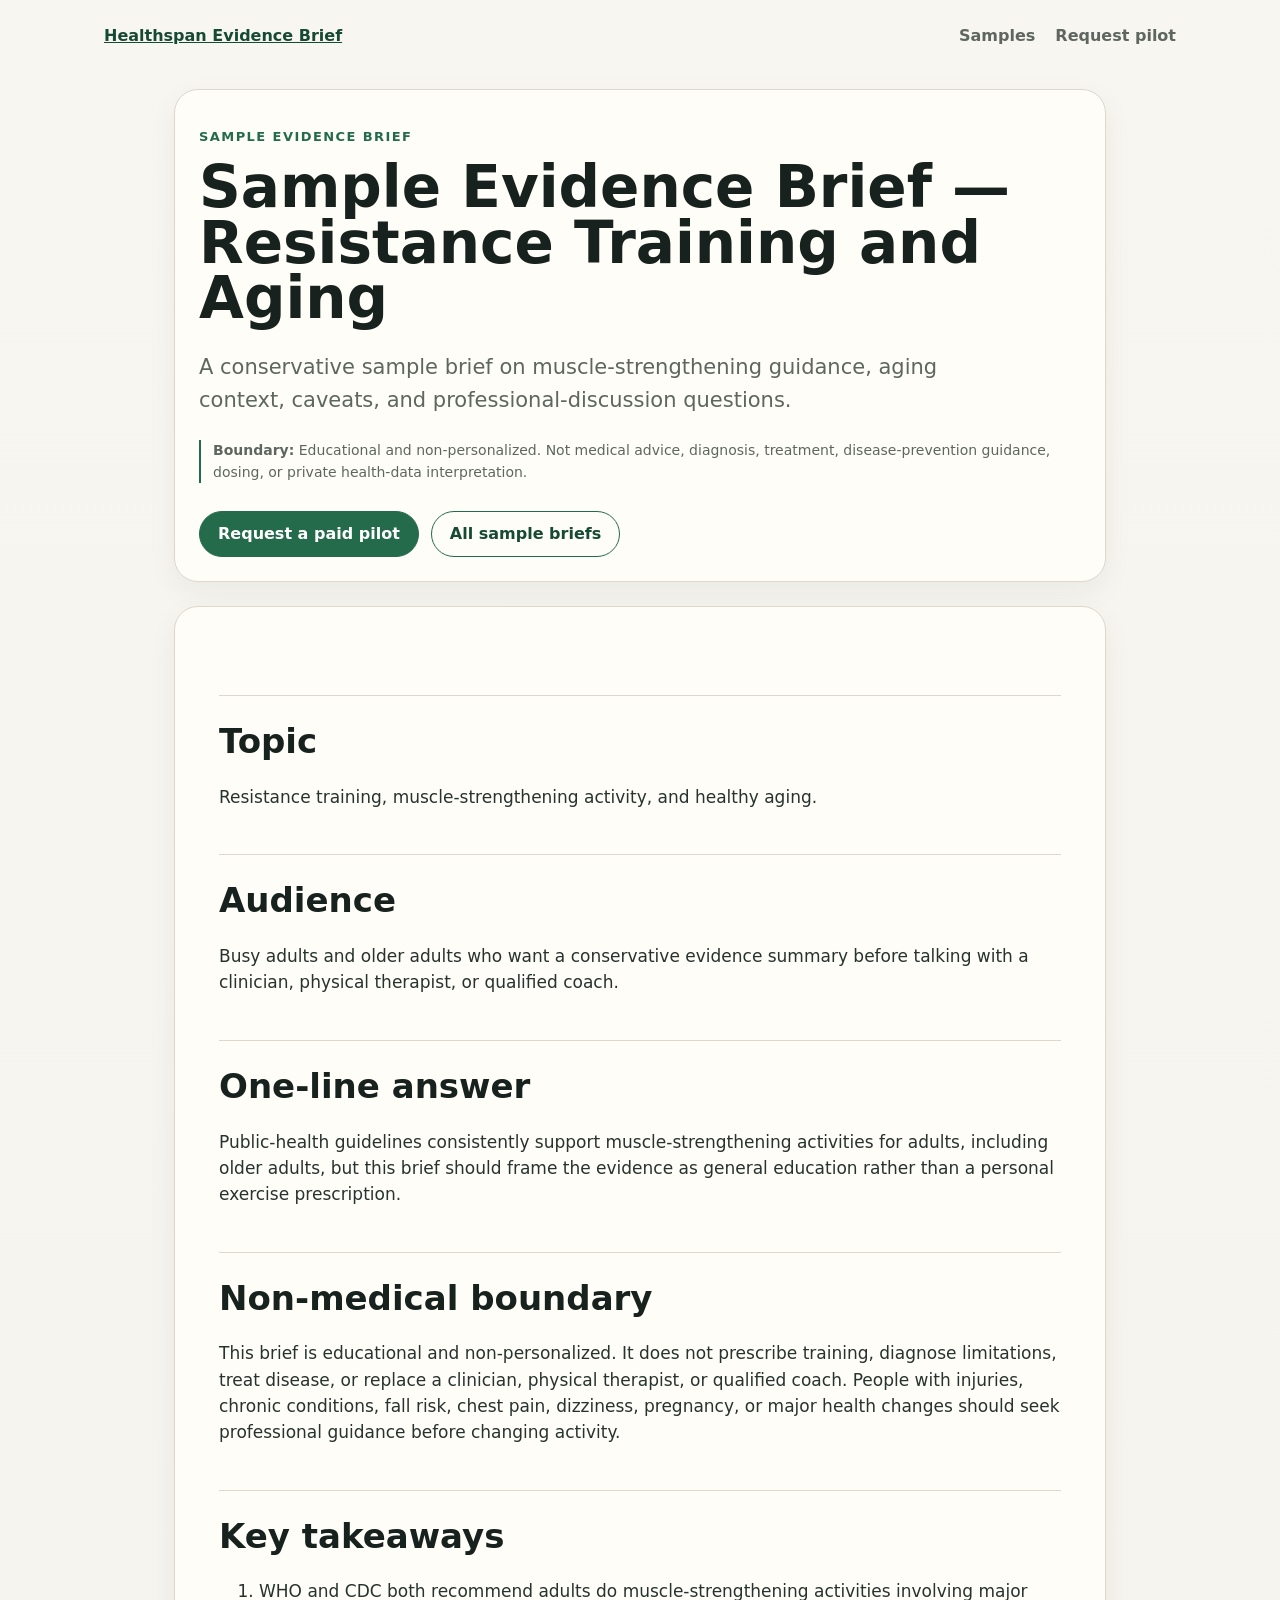
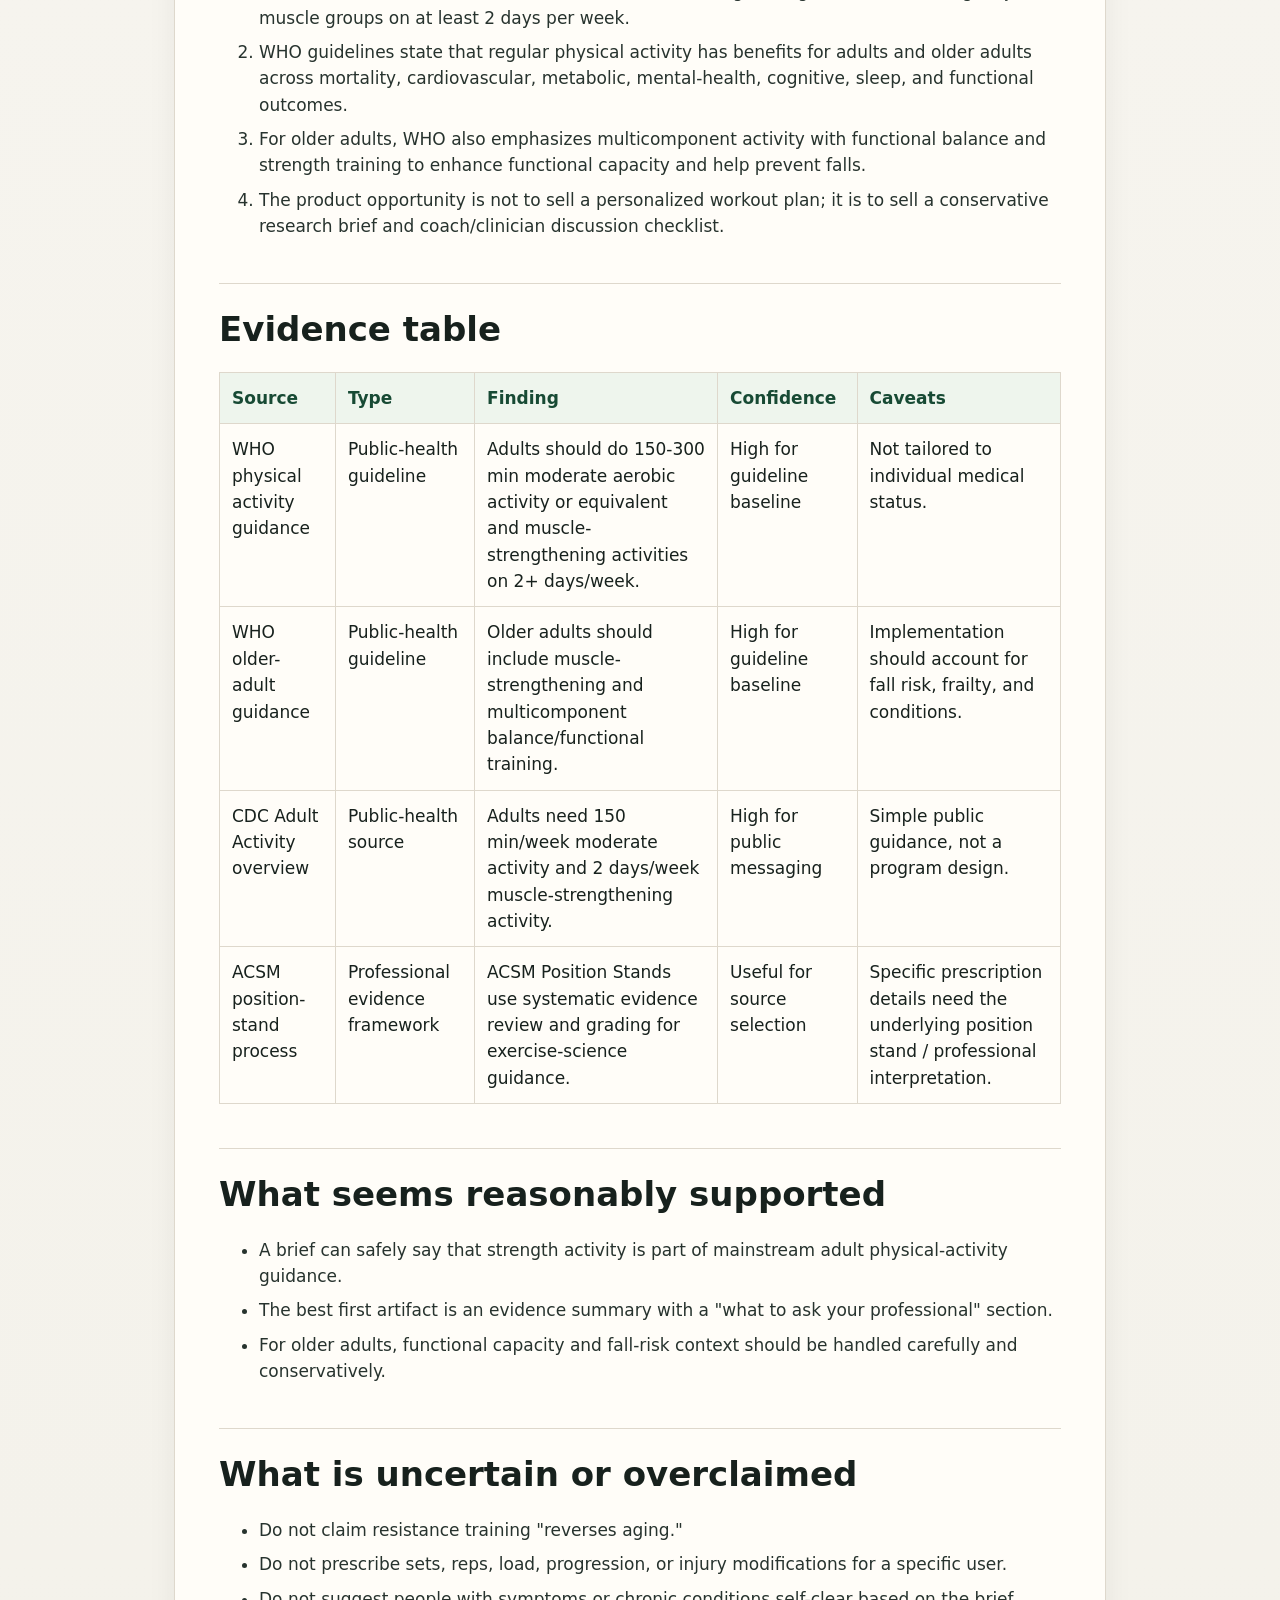
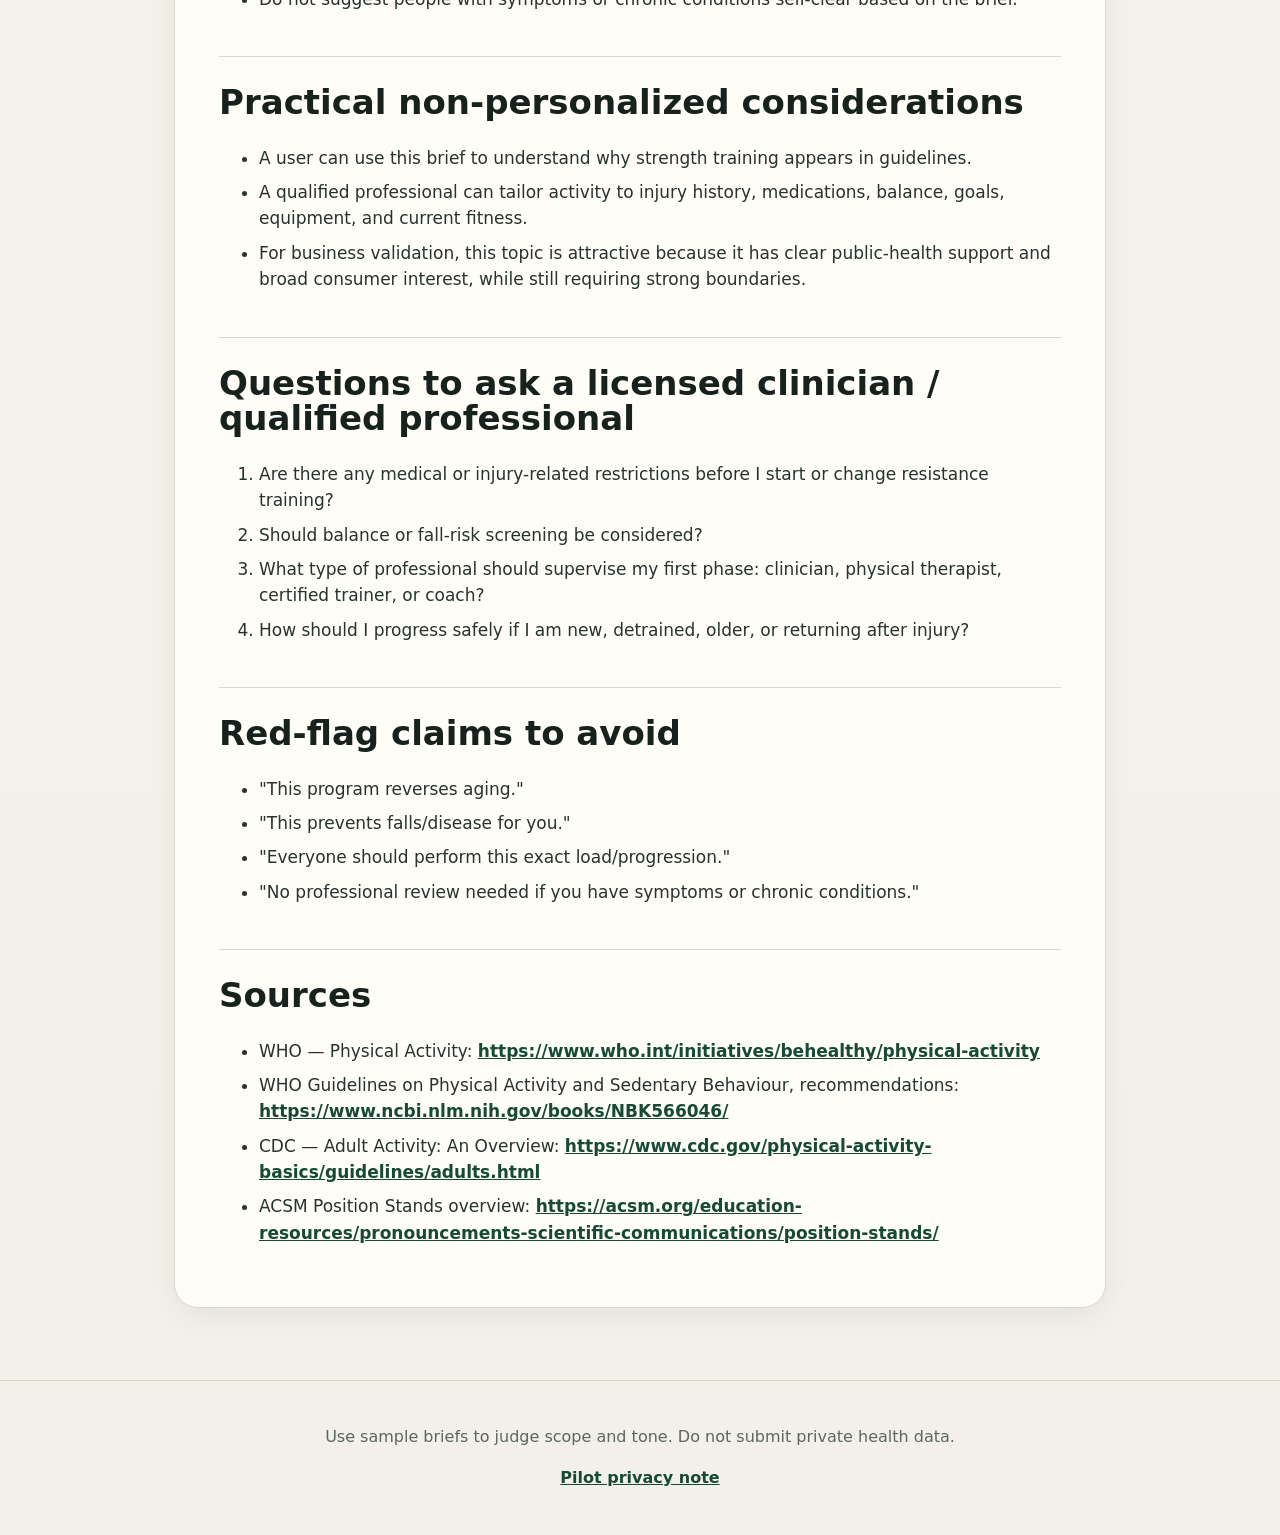
<file: samples/resistance-training-aging-evidence-brief.html>
<!doctype html>
<html lang="en">
<head>
  <meta charset="utf-8" />
  <meta name="viewport" content="width=device-width, initial-scale=1" />
  <meta name="robots" content="noindex,nofollow" />
  <title>Sample Evidence Brief — Resistance Training and Aging | Healthspan Evidence Brief</title>
  <meta name="description" content="A conservative sample brief on muscle-strengthening guidance, aging context, caveats, and professional-discussion questions." />
  <link rel="stylesheet" href="../assets/styles.css" />
</head>
<body class="brief-body">
  <nav class="nav brief-nav" aria-label="Sample navigation">
    <a class="brand" href="../index.html">Healthspan Evidence Brief</a>
    <a class="nav-link" href="../index.html#samples">Samples</a>
    <a class="nav-link" href="../index.html#pilot">Request pilot</a>
  </nav>

  <main class="brief-shell">
    <header class="brief-header card">
      <p class="eyebrow">Sample evidence brief</p>
      <h1>Sample Evidence Brief — Resistance Training and Aging</h1>
      <p class="lead">A conservative sample brief on muscle-strengthening guidance, aging context, caveats, and professional-discussion questions.</p>
      <p class="trust-line"><strong>Boundary:</strong> Educational and non-personalized. Not medical advice, diagnosis, treatment, disease-prevention guidance, dosing, or private health-data interpretation.</p>
      <div class="actions">
        <a class="button primary" href="../index.html#pilot">Request a paid pilot</a>
        <a class="button secondary" href="index.html">All sample briefs</a>
      </div>
    </header>

    <article class="brief-content card">
<h1 id="sample-evidence-brief--resistance-training-and-aging">Sample
Evidence Brief — Resistance Training and Aging</h1>
<h2 id="topic">Topic</h2>
<p>Resistance training, muscle-strengthening activity, and healthy
aging.</p>
<h2 id="audience">Audience</h2>
<p>Busy adults and older adults who want a conservative evidence summary
before talking with a clinician, physical therapist, or qualified
coach.</p>
<h2 id="one-line-answer">One-line answer</h2>
<p>Public-health guidelines consistently support muscle-strengthening
activities for adults, including older adults, but this brief should
frame the evidence as general education rather than a personal exercise
prescription.</p>
<h2 id="non-medical-boundary">Non-medical boundary</h2>
<p>This brief is educational and non-personalized. It does not prescribe
training, diagnose limitations, treat disease, or replace a clinician,
physical therapist, or qualified coach. People with injuries, chronic
conditions, fall risk, chest pain, dizziness, pregnancy, or major health
changes should seek professional guidance before changing activity.</p>
<h2 id="key-takeaways">Key takeaways</h2>
<ol type="1">
<li>WHO and CDC both recommend adults do muscle-strengthening activities
involving major muscle groups on at least 2 days per week.</li>
<li>WHO guidelines state that regular physical activity has benefits for
adults and older adults across mortality, cardiovascular, metabolic,
mental-health, cognitive, sleep, and functional outcomes.</li>
<li>For older adults, WHO also emphasizes multicomponent activity with
functional balance and strength training to enhance functional capacity
and help prevent falls.</li>
<li>The product opportunity is not to sell a personalized workout plan;
it is to sell a conservative research brief and coach/clinician
discussion checklist.</li>
</ol>
<h2 id="evidence-table">Evidence table</h2>
<table>
<thead>
<tr>
<th>Source</th>
<th>Type</th>
<th>Finding</th>
<th>Confidence</th>
<th>Caveats</th>
</tr>
</thead>
<tbody>
<tr>
<td>WHO physical activity guidance</td>
<td>Public-health guideline</td>
<td>Adults should do 150-300 min moderate aerobic activity or equivalent
and muscle-strengthening activities on 2+ days/week.</td>
<td>High for guideline baseline</td>
<td>Not tailored to individual medical status.</td>
</tr>
<tr>
<td>WHO older-adult guidance</td>
<td>Public-health guideline</td>
<td>Older adults should include muscle-strengthening and multicomponent
balance/functional training.</td>
<td>High for guideline baseline</td>
<td>Implementation should account for fall risk, frailty, and
conditions.</td>
</tr>
<tr>
<td>CDC Adult Activity overview</td>
<td>Public-health source</td>
<td>Adults need 150 min/week moderate activity and 2 days/week
muscle-strengthening activity.</td>
<td>High for public messaging</td>
<td>Simple public guidance, not a program design.</td>
</tr>
<tr>
<td>ACSM position-stand process</td>
<td>Professional evidence framework</td>
<td>ACSM Position Stands use systematic evidence review and grading for
exercise-science guidance.</td>
<td>Useful for source selection</td>
<td>Specific prescription details need the underlying position stand /
professional interpretation.</td>
</tr>
</tbody>
</table>
<h2 id="what-seems-reasonably-supported">What seems reasonably
supported</h2>
<ul>
<li>A brief can safely say that strength activity is part of mainstream
adult physical-activity guidance.</li>
<li>The best first artifact is an evidence summary with a "what to ask
your professional" section.</li>
<li>For older adults, functional capacity and fall-risk context should
be handled carefully and conservatively.</li>
</ul>
<h2 id="what-is-uncertain-or-overclaimed">What is uncertain or
overclaimed</h2>
<ul>
<li>Do not claim resistance training "reverses aging."</li>
<li>Do not prescribe sets, reps, load, progression, or injury
modifications for a specific user.</li>
<li>Do not suggest people with symptoms or chronic conditions self-clear
based on the brief.</li>
</ul>
<h2 id="practical-non-personalized-considerations">Practical
non-personalized considerations</h2>
<ul>
<li>A user can use this brief to understand why strength training
appears in guidelines.</li>
<li>A qualified professional can tailor activity to injury history,
medications, balance, goals, equipment, and current fitness.</li>
<li>For business validation, this topic is attractive because it has
clear public-health support and broad consumer interest, while still
requiring strong boundaries.</li>
</ul>
<h2
id="questions-to-ask-a-licensed-clinician--qualified-professional">Questions
to ask a licensed clinician / qualified professional</h2>
<ol type="1">
<li>Are there any medical or injury-related restrictions before I start
or change resistance training?</li>
<li>Should balance or fall-risk screening be considered?</li>
<li>What type of professional should supervise my first phase:
clinician, physical therapist, certified trainer, or coach?</li>
<li>How should I progress safely if I am new, detrained, older, or
returning after injury?</li>
</ol>
<h2 id="red-flag-claims-to-avoid">Red-flag claims to avoid</h2>
<ul>
<li>"This program reverses aging."</li>
<li>"This prevents falls/disease for you."</li>
<li>"Everyone should perform this exact load/progression."</li>
<li>"No professional review needed if you have symptoms or chronic
conditions."</li>
</ul>
<h2 id="sources">Sources</h2>
<ul>
<li>WHO — Physical Activity: <a
href="https://www.who.int/initiatives/behealthy/physical-activity">https://www.who.int/initiatives/behealthy/physical-activity</a></li>
<li>WHO Guidelines on Physical Activity and Sedentary Behaviour,
recommendations: <a
href="https://www.ncbi.nlm.nih.gov/books/NBK566046/">https://www.ncbi.nlm.nih.gov/books/NBK566046/</a></li>
<li>CDC — Adult Activity: An Overview: <a
href="https://www.cdc.gov/physical-activity-basics/guidelines/adults.html">https://www.cdc.gov/physical-activity-basics/guidelines/adults.html</a></li>
<li>ACSM Position Stands overview: <a
href="https://acsm.org/education-resources/pronouncements-scientific-communications/position-stands/">https://acsm.org/education-resources/pronouncements-scientific-communications/position-stands/</a></li>
</ul>

    </article>
  </main>

  <footer class="footer">
    <p>Use sample briefs to judge scope and tone. Do not submit private health data.</p>
    <p><a href="../privacy.html">Pilot privacy note</a></p>
  </footer>
</body>
</html>
</file>
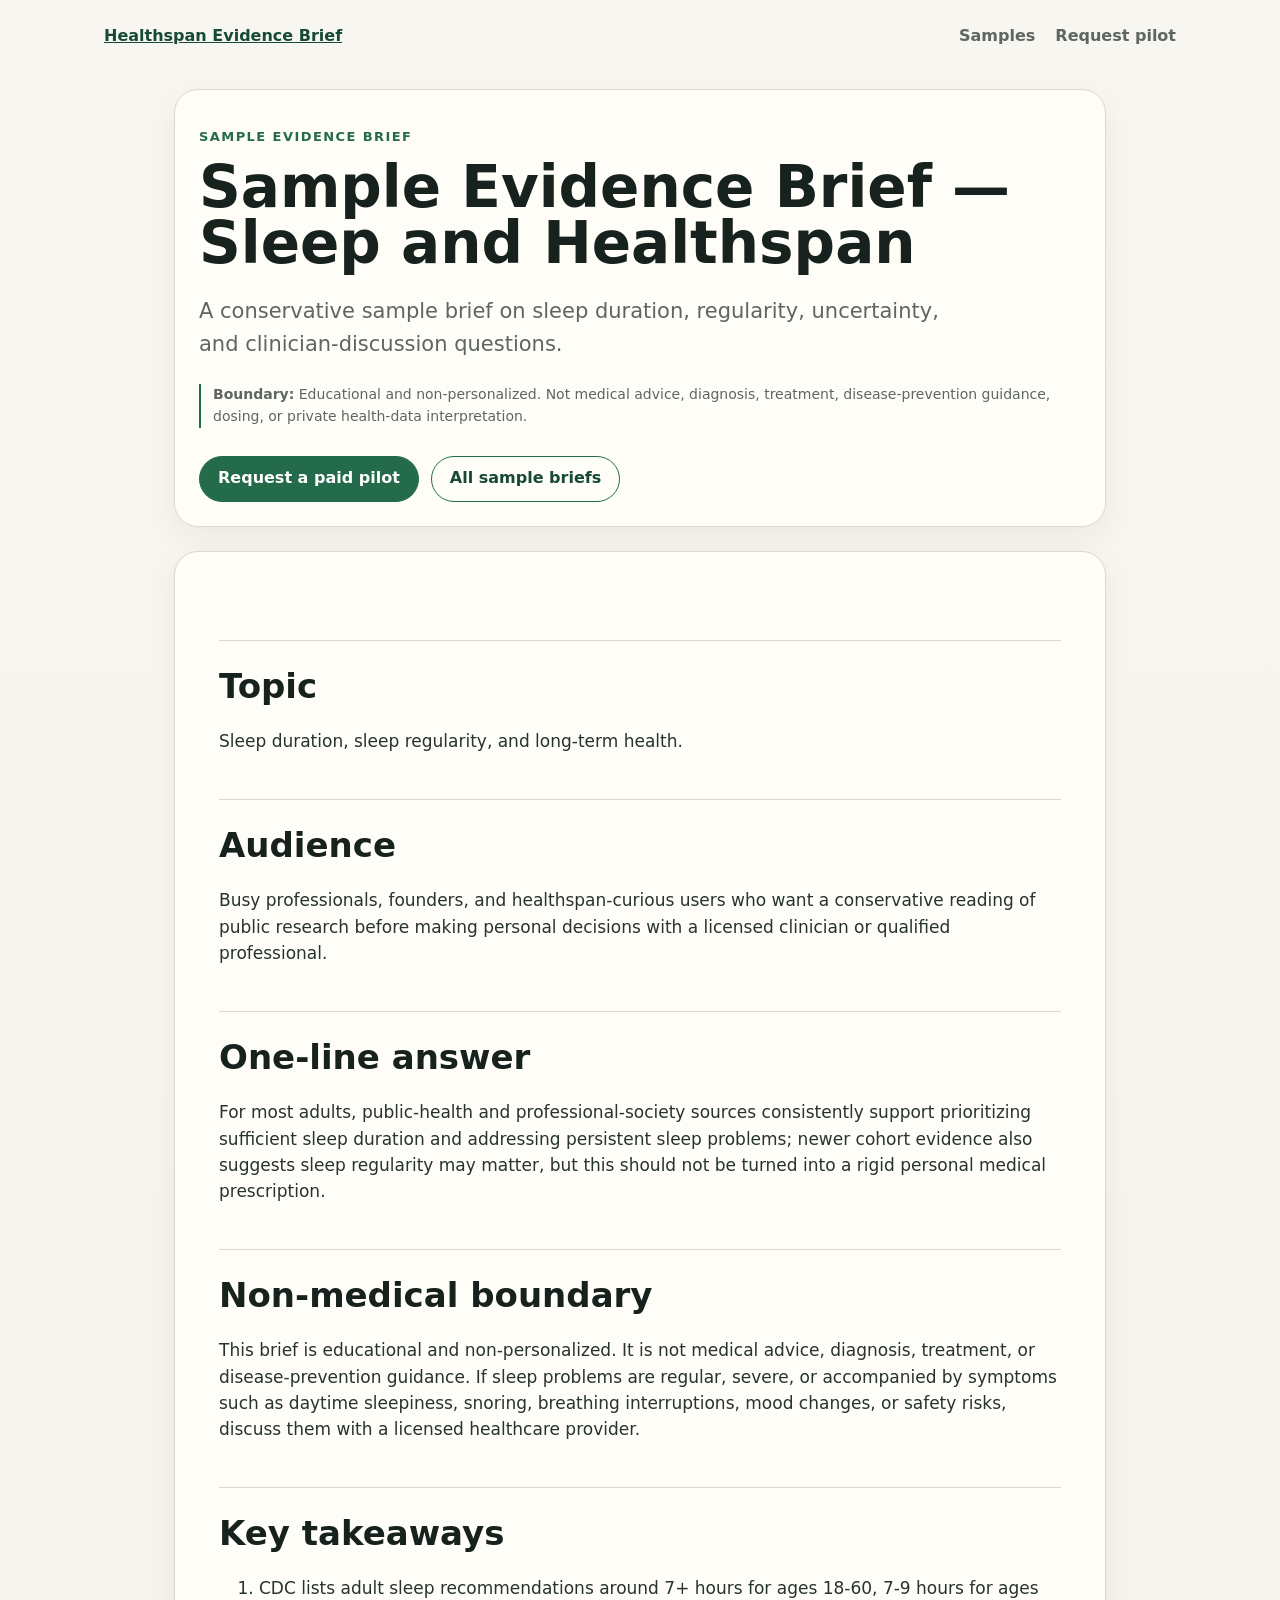
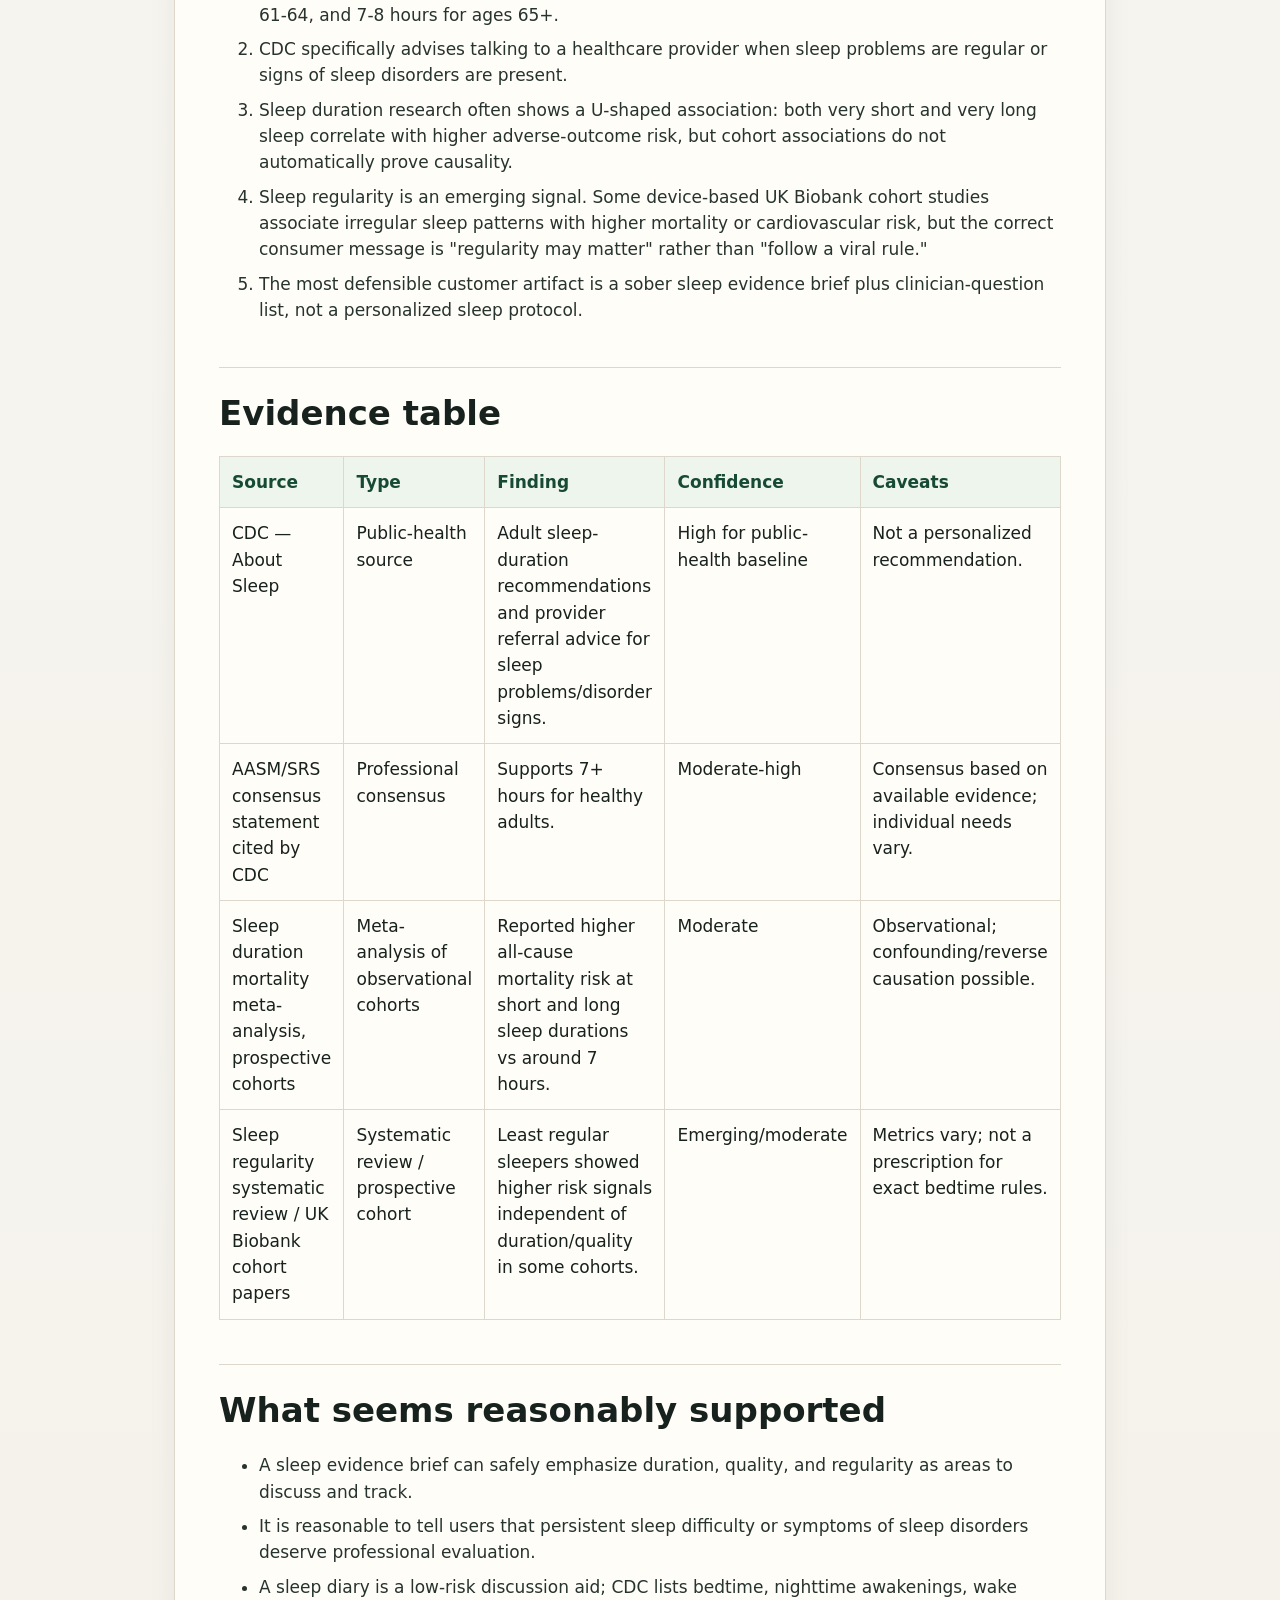
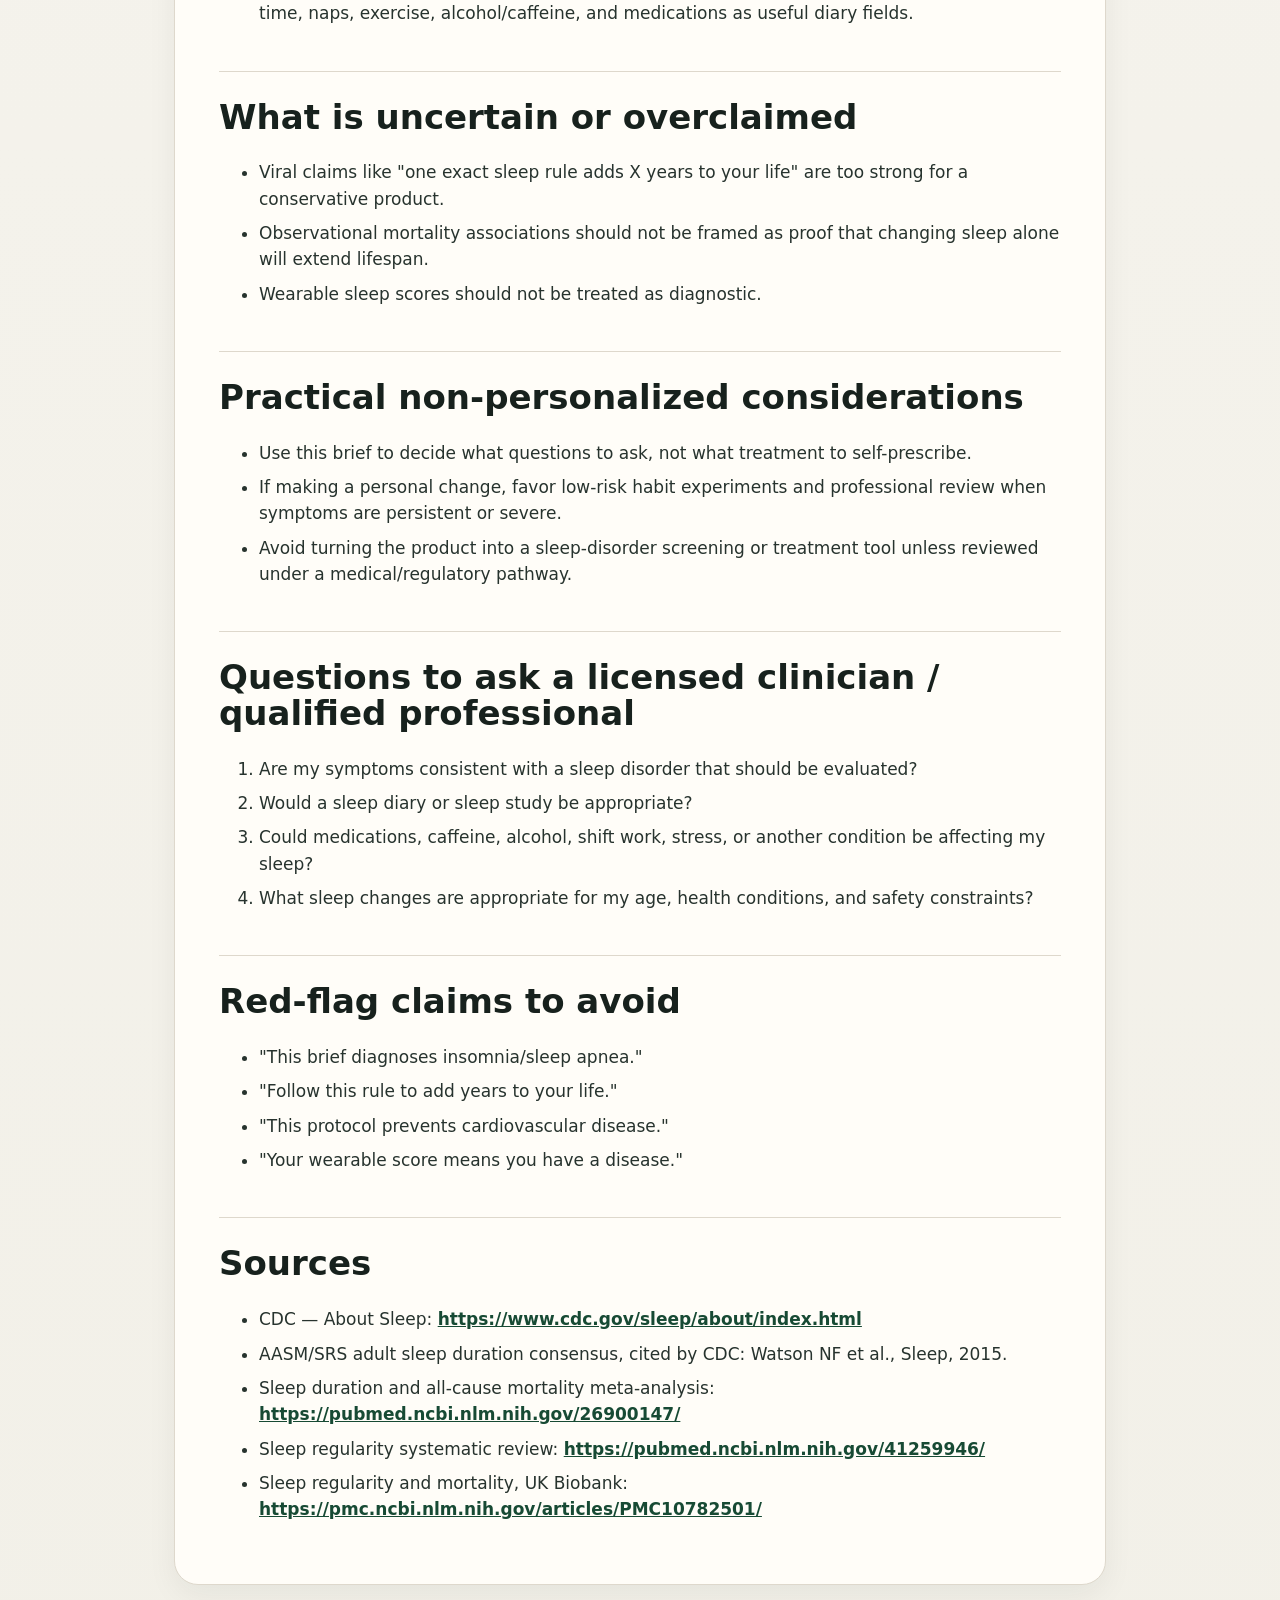
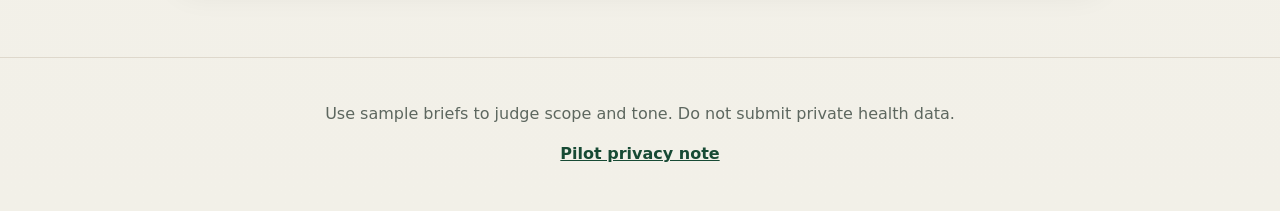
<file: samples/sleep-healthspan-evidence-brief.html>
<!doctype html>
<html lang="en">
<head>
  <meta charset="utf-8" />
  <meta name="viewport" content="width=device-width, initial-scale=1" />
  <meta name="robots" content="noindex,nofollow" />
  <title>Sample Evidence Brief — Sleep and Healthspan | Healthspan Evidence Brief</title>
  <meta name="description" content="A conservative sample brief on sleep duration, regularity, uncertainty, and clinician-discussion questions." />
  <link rel="stylesheet" href="../assets/styles.css" />
</head>
<body class="brief-body">
  <nav class="nav brief-nav" aria-label="Sample navigation">
    <a class="brand" href="../index.html">Healthspan Evidence Brief</a>
    <a class="nav-link" href="../index.html#samples">Samples</a>
    <a class="nav-link" href="../index.html#pilot">Request pilot</a>
  </nav>

  <main class="brief-shell">
    <header class="brief-header card">
      <p class="eyebrow">Sample evidence brief</p>
      <h1>Sample Evidence Brief — Sleep and Healthspan</h1>
      <p class="lead">A conservative sample brief on sleep duration, regularity, uncertainty, and clinician-discussion questions.</p>
      <p class="trust-line"><strong>Boundary:</strong> Educational and non-personalized. Not medical advice, diagnosis, treatment, disease-prevention guidance, dosing, or private health-data interpretation.</p>
      <div class="actions">
        <a class="button primary" href="../index.html#pilot">Request a paid pilot</a>
        <a class="button secondary" href="index.html">All sample briefs</a>
      </div>
    </header>

    <article class="brief-content card">
<h1 id="sample-evidence-brief--sleep-and-healthspan">Sample Evidence
Brief — Sleep and Healthspan</h1>
<h2 id="topic">Topic</h2>
<p>Sleep duration, sleep regularity, and long-term health.</p>
<h2 id="audience">Audience</h2>
<p>Busy professionals, founders, and healthspan-curious users who want a
conservative reading of public research before making personal decisions
with a licensed clinician or qualified professional.</p>
<h2 id="one-line-answer">One-line answer</h2>
<p>For most adults, public-health and professional-society sources
consistently support prioritizing sufficient sleep duration and
addressing persistent sleep problems; newer cohort evidence also
suggests sleep regularity may matter, but this should not be turned into
a rigid personal medical prescription.</p>
<h2 id="non-medical-boundary">Non-medical boundary</h2>
<p>This brief is educational and non-personalized. It is not medical
advice, diagnosis, treatment, or disease-prevention guidance. If sleep
problems are regular, severe, or accompanied by symptoms such as daytime
sleepiness, snoring, breathing interruptions, mood changes, or safety
risks, discuss them with a licensed healthcare provider.</p>
<h2 id="key-takeaways">Key takeaways</h2>
<ol type="1">
<li>CDC lists adult sleep recommendations around 7+ hours for ages
18-60, 7-9 hours for ages 61-64, and 7-8 hours for ages 65+.</li>
<li>CDC specifically advises talking to a healthcare provider when sleep
problems are regular or signs of sleep disorders are present.</li>
<li>Sleep duration research often shows a U-shaped association: both
very short and very long sleep correlate with higher adverse-outcome
risk, but cohort associations do not automatically prove causality.</li>
<li>Sleep regularity is an emerging signal. Some device-based UK Biobank
cohort studies associate irregular sleep patterns with higher mortality
or cardiovascular risk, but the correct consumer message is "regularity
may matter" rather than "follow a viral rule."</li>
<li>The most defensible customer artifact is a sober sleep evidence
brief plus clinician-question list, not a personalized sleep
protocol.</li>
</ol>
<h2 id="evidence-table">Evidence table</h2>
<table>
<thead>
<tr>
<th>Source</th>
<th>Type</th>
<th>Finding</th>
<th>Confidence</th>
<th>Caveats</th>
</tr>
</thead>
<tbody>
<tr>
<td>CDC — About Sleep</td>
<td>Public-health source</td>
<td>Adult sleep-duration recommendations and provider referral advice
for sleep problems/disorder signs.</td>
<td>High for public-health baseline</td>
<td>Not a personalized recommendation.</td>
</tr>
<tr>
<td>AASM/SRS consensus statement cited by CDC</td>
<td>Professional consensus</td>
<td>Supports 7+ hours for healthy adults.</td>
<td>Moderate-high</td>
<td>Consensus based on available evidence; individual needs vary.</td>
</tr>
<tr>
<td>Sleep duration mortality meta-analysis, prospective cohorts</td>
<td>Meta-analysis of observational cohorts</td>
<td>Reported higher all-cause mortality risk at short and long sleep
durations vs around 7 hours.</td>
<td>Moderate</td>
<td>Observational; confounding/reverse causation possible.</td>
</tr>
<tr>
<td>Sleep regularity systematic review / UK Biobank cohort papers</td>
<td>Systematic review / prospective cohort</td>
<td>Least regular sleepers showed higher risk signals independent of
duration/quality in some cohorts.</td>
<td>Emerging/moderate</td>
<td>Metrics vary; not a prescription for exact bedtime rules.</td>
</tr>
</tbody>
</table>
<h2 id="what-seems-reasonably-supported">What seems reasonably
supported</h2>
<ul>
<li>A sleep evidence brief can safely emphasize duration, quality, and
regularity as areas to discuss and track.</li>
<li>It is reasonable to tell users that persistent sleep difficulty or
symptoms of sleep disorders deserve professional evaluation.</li>
<li>A sleep diary is a low-risk discussion aid; CDC lists bedtime,
nighttime awakenings, wake time, naps, exercise, alcohol/caffeine, and
medications as useful diary fields.</li>
</ul>
<h2 id="what-is-uncertain-or-overclaimed">What is uncertain or
overclaimed</h2>
<ul>
<li>Viral claims like "one exact sleep rule adds X years to your life"
are too strong for a conservative product.</li>
<li>Observational mortality associations should not be framed as proof
that changing sleep alone will extend lifespan.</li>
<li>Wearable sleep scores should not be treated as diagnostic.</li>
</ul>
<h2 id="practical-non-personalized-considerations">Practical
non-personalized considerations</h2>
<ul>
<li>Use this brief to decide what questions to ask, not what treatment
to self-prescribe.</li>
<li>If making a personal change, favor low-risk habit experiments and
professional review when symptoms are persistent or severe.</li>
<li>Avoid turning the product into a sleep-disorder screening or
treatment tool unless reviewed under a medical/regulatory pathway.</li>
</ul>
<h2
id="questions-to-ask-a-licensed-clinician--qualified-professional">Questions
to ask a licensed clinician / qualified professional</h2>
<ol type="1">
<li>Are my symptoms consistent with a sleep disorder that should be
evaluated?</li>
<li>Would a sleep diary or sleep study be appropriate?</li>
<li>Could medications, caffeine, alcohol, shift work, stress, or another
condition be affecting my sleep?</li>
<li>What sleep changes are appropriate for my age, health conditions,
and safety constraints?</li>
</ol>
<h2 id="red-flag-claims-to-avoid">Red-flag claims to avoid</h2>
<ul>
<li>"This brief diagnoses insomnia/sleep apnea."</li>
<li>"Follow this rule to add years to your life."</li>
<li>"This protocol prevents cardiovascular disease."</li>
<li>"Your wearable score means you have a disease."</li>
</ul>
<h2 id="sources">Sources</h2>
<ul>
<li>CDC — About Sleep: <a
href="https://www.cdc.gov/sleep/about/index.html">https://www.cdc.gov/sleep/about/index.html</a></li>
<li>AASM/SRS adult sleep duration consensus, cited by CDC: Watson NF et
al., Sleep, 2015.</li>
<li>Sleep duration and all-cause mortality meta-analysis: <a
href="https://pubmed.ncbi.nlm.nih.gov/26900147/">https://pubmed.ncbi.nlm.nih.gov/26900147/</a></li>
<li>Sleep regularity systematic review: <a
href="https://pubmed.ncbi.nlm.nih.gov/41259946/">https://pubmed.ncbi.nlm.nih.gov/41259946/</a></li>
<li>Sleep regularity and mortality, UK Biobank: <a
href="https://pmc.ncbi.nlm.nih.gov/articles/PMC10782501/">https://pmc.ncbi.nlm.nih.gov/articles/PMC10782501/</a></li>
</ul>

    </article>
  </main>

  <footer class="footer">
    <p>Use sample briefs to judge scope and tone. Do not submit private health data.</p>
    <p><a href="../privacy.html">Pilot privacy note</a></p>
  </footer>
</body>
</html>
</file>
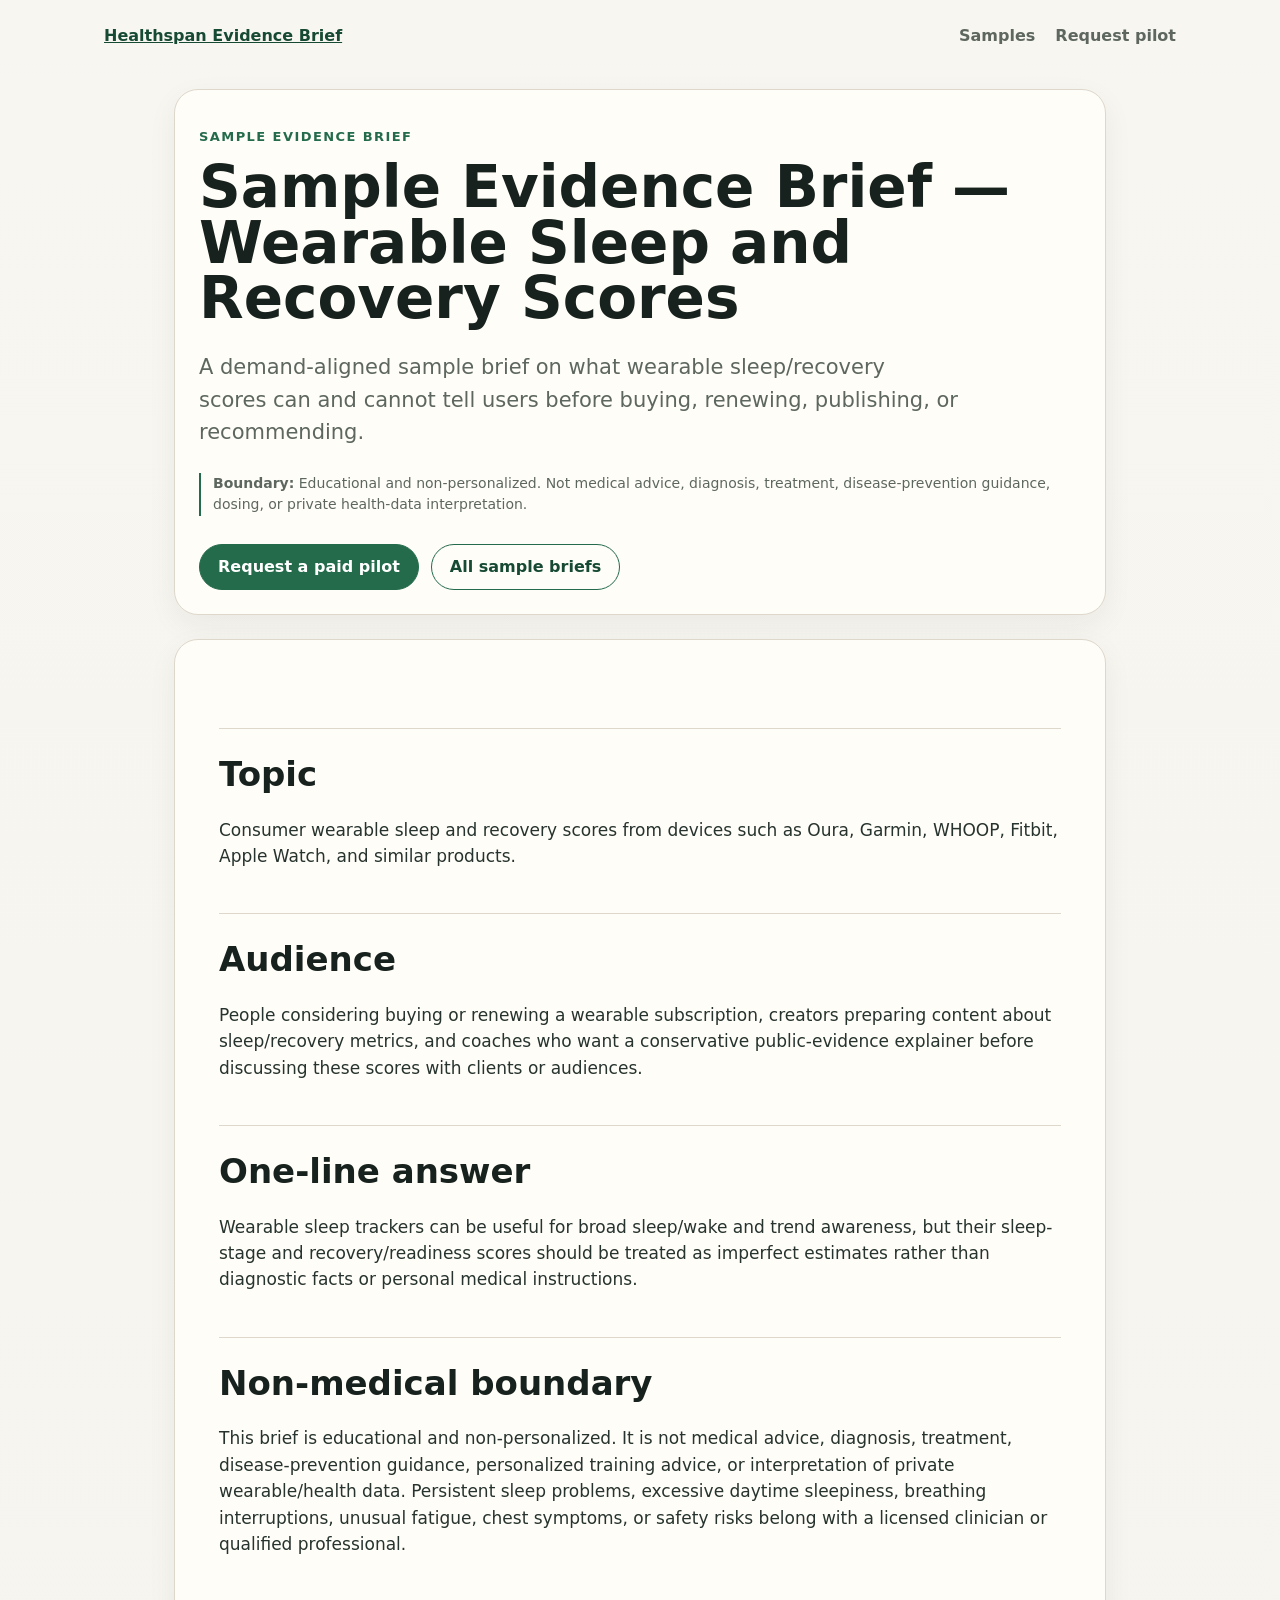
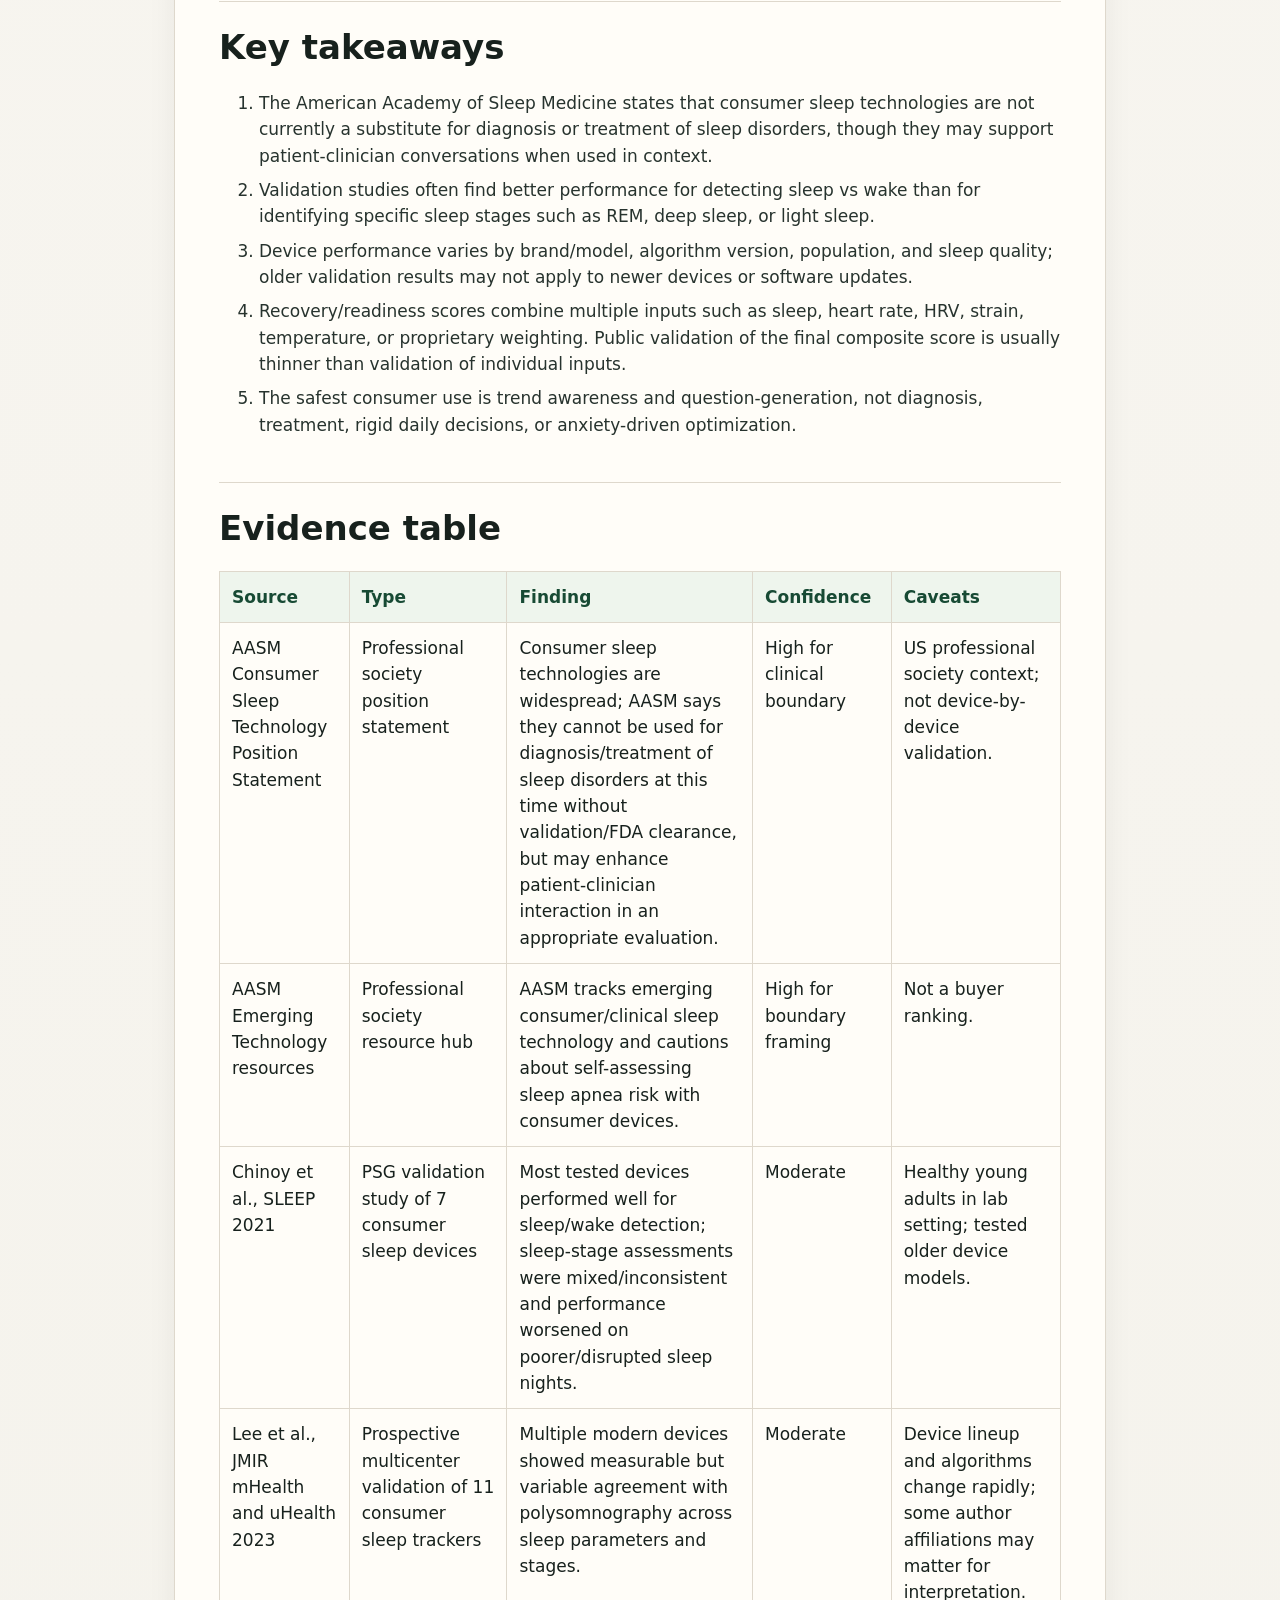
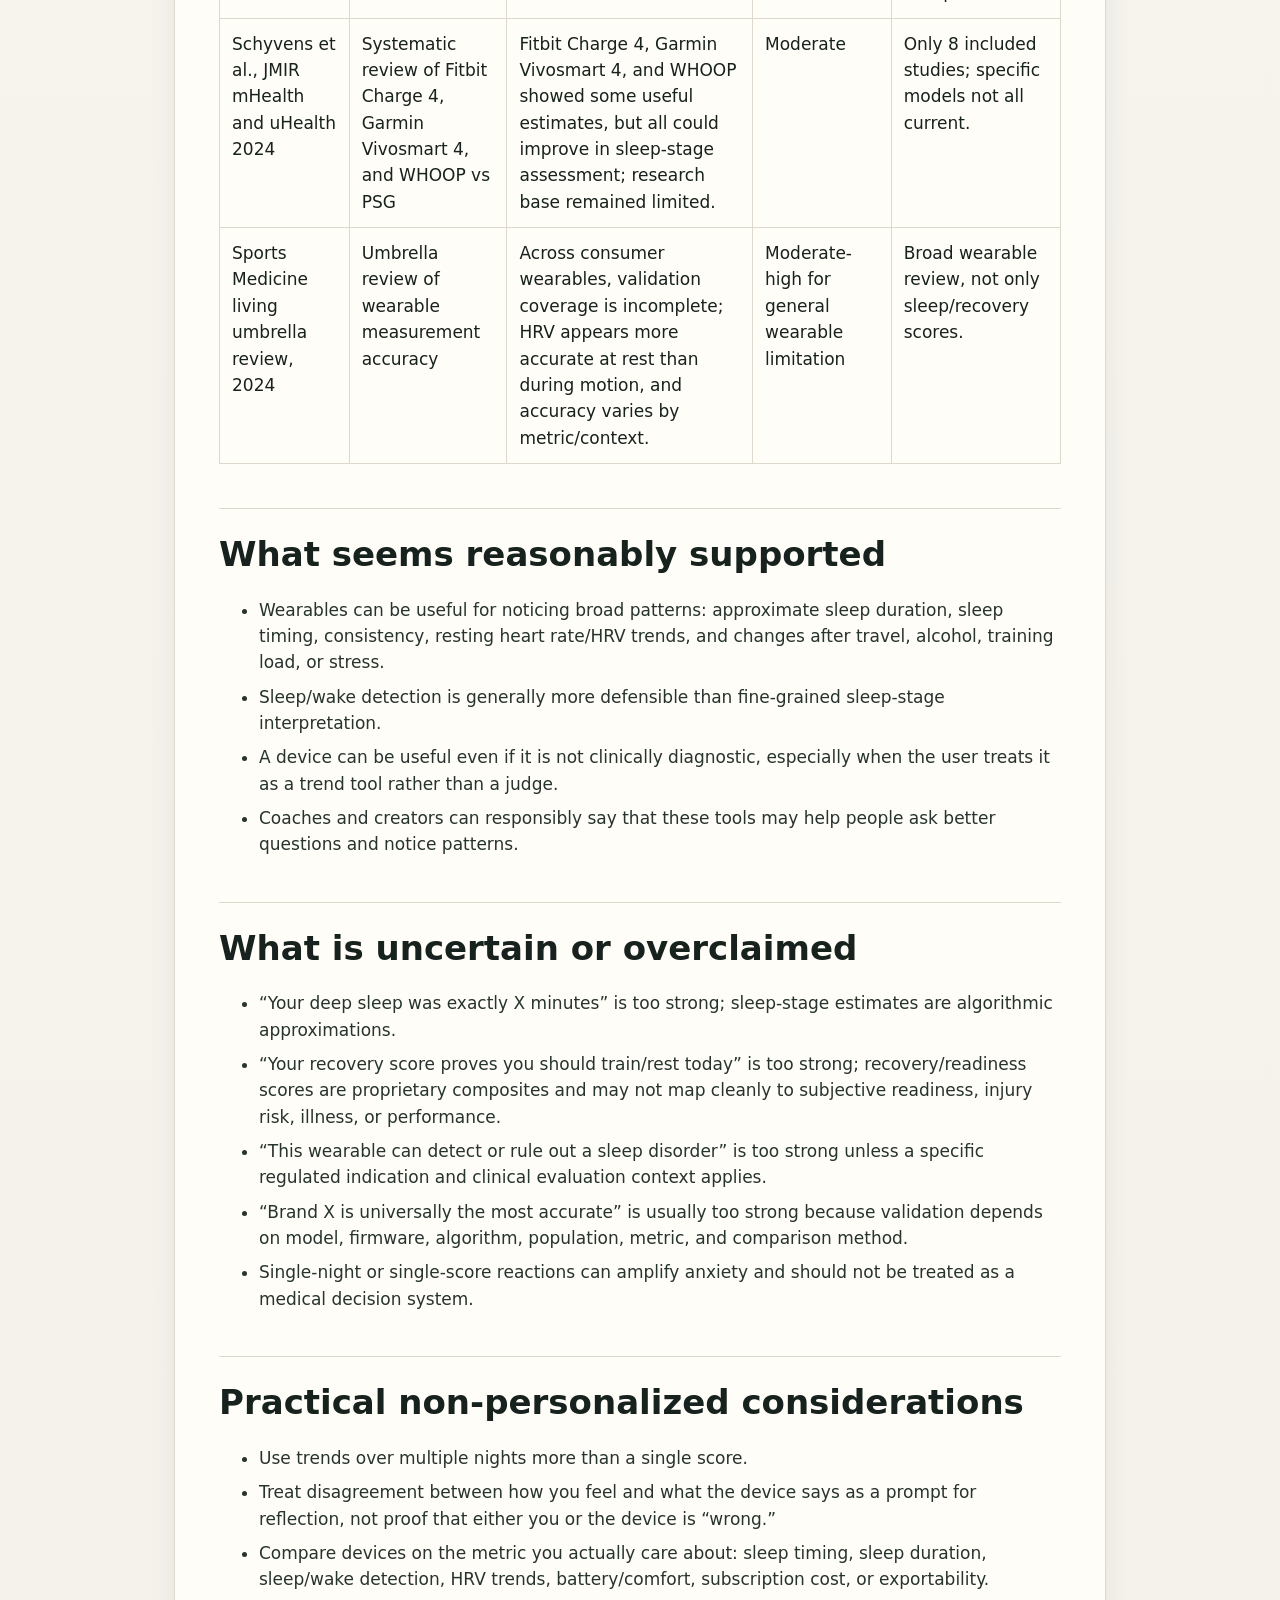
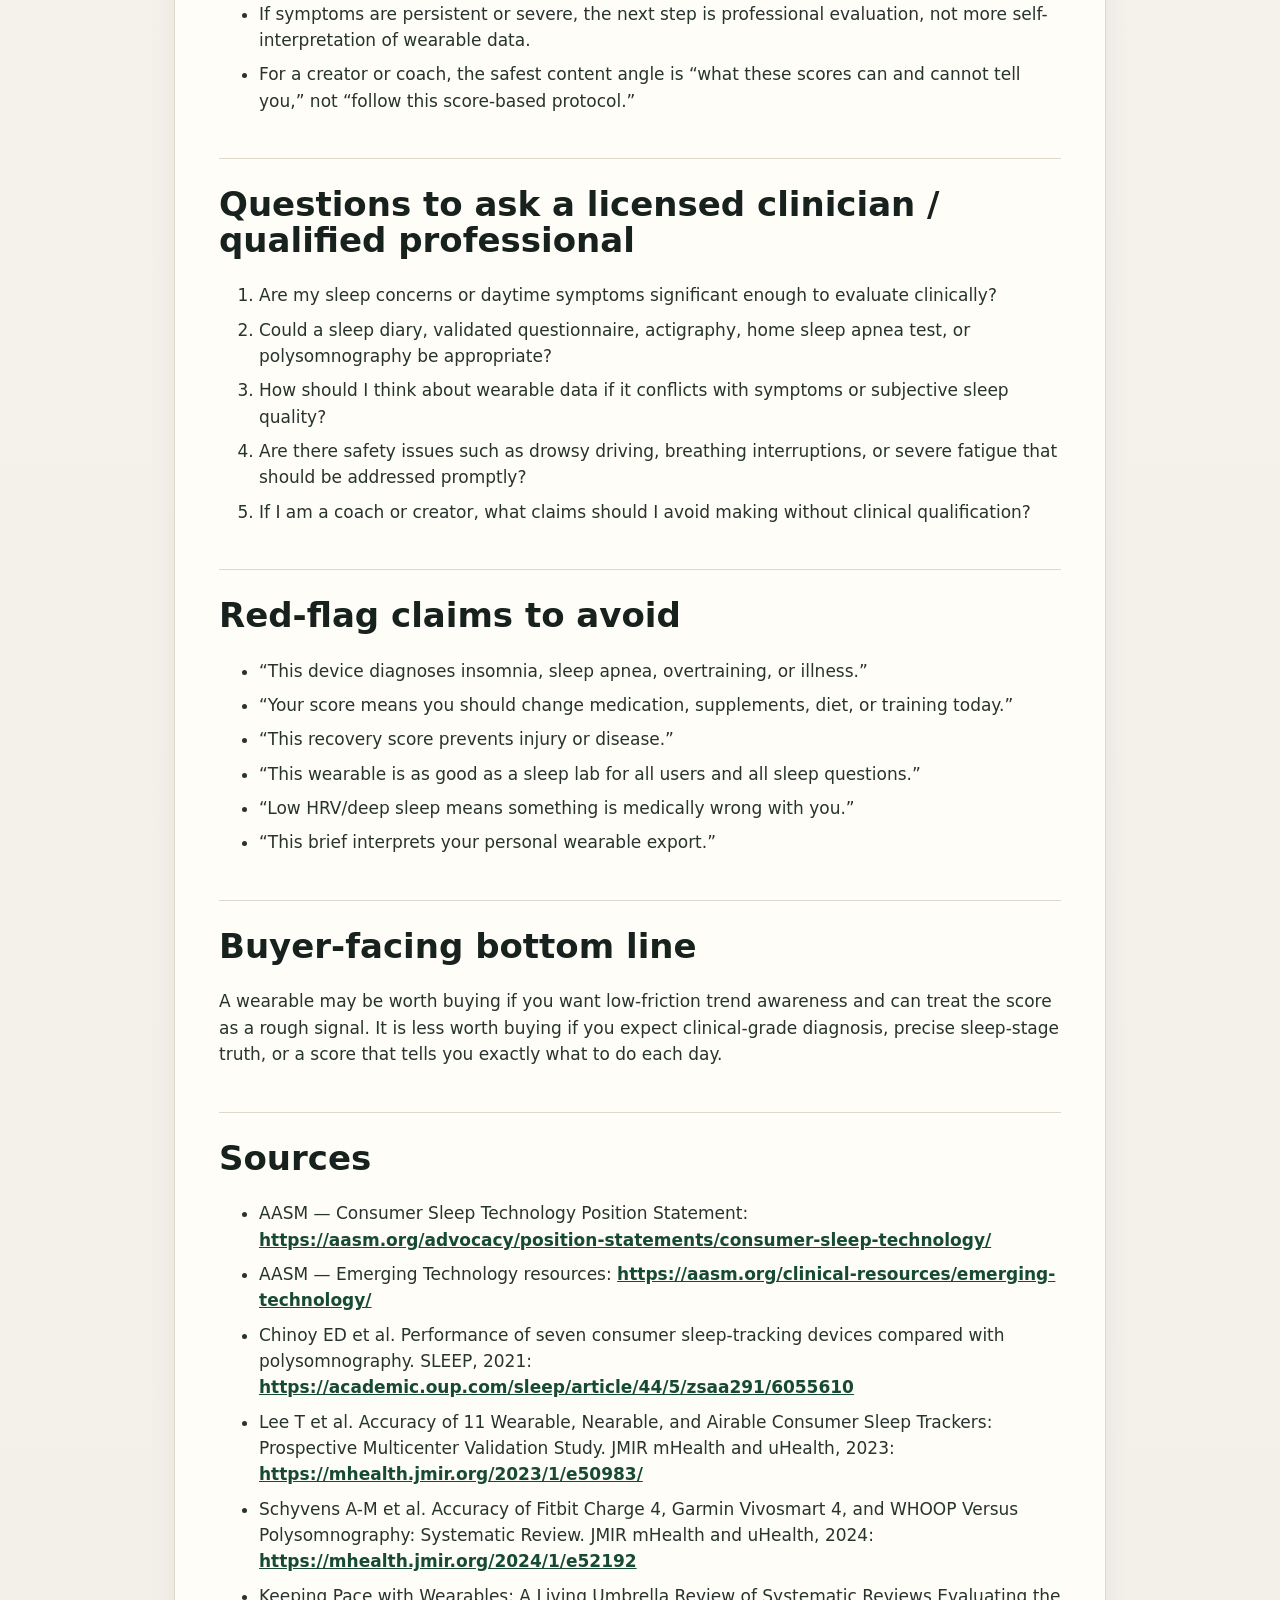
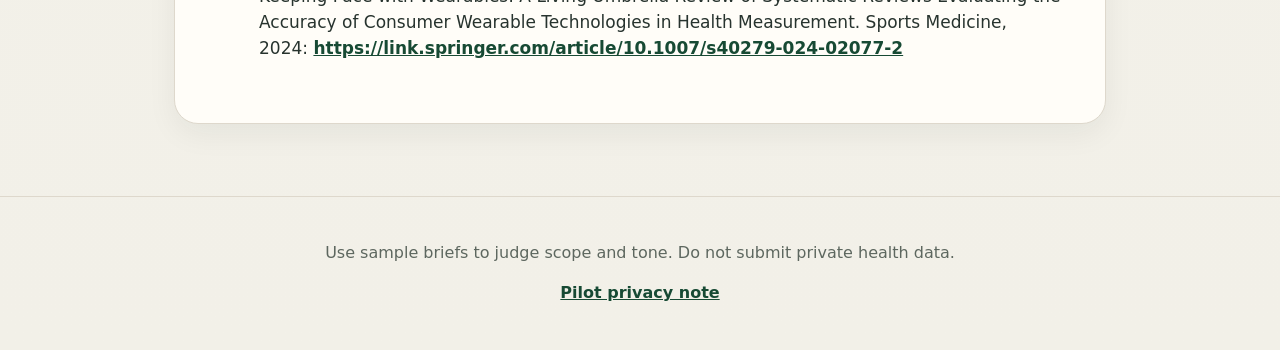
<file: samples/wearable-sleep-recovery-scores-evidence-brief.html>
<!doctype html>
<html lang="en">
<head>
  <meta charset="utf-8" />
  <meta name="viewport" content="width=device-width, initial-scale=1" />
  <meta name="robots" content="noindex,nofollow" />
  <title>Sample Evidence Brief — Wearable Sleep and Recovery Scores | Healthspan Evidence Brief</title>
  <meta name="description" content="A demand-aligned sample brief on what wearable sleep/recovery scores can and cannot tell users before buying, renewing, publishing, or recommending." />
  <link rel="stylesheet" href="../assets/styles.css" />
</head>
<body class="brief-body">
  <nav class="nav brief-nav" aria-label="Sample navigation">
    <a class="brand" href="../index.html">Healthspan Evidence Brief</a>
    <a class="nav-link" href="../index.html#samples">Samples</a>
    <a class="nav-link" href="../index.html#pilot">Request pilot</a>
  </nav>

  <main class="brief-shell">
    <header class="brief-header card">
      <p class="eyebrow">Sample evidence brief</p>
      <h1>Sample Evidence Brief — Wearable Sleep and Recovery Scores</h1>
      <p class="lead">A demand-aligned sample brief on what wearable sleep/recovery scores can and cannot tell users before buying, renewing, publishing, or recommending.</p>
      <p class="trust-line"><strong>Boundary:</strong> Educational and non-personalized. Not medical advice, diagnosis, treatment, disease-prevention guidance, dosing, or private health-data interpretation.</p>
      <div class="actions">
        <a class="button primary" href="../index.html#pilot">Request a paid pilot</a>
        <a class="button secondary" href="index.html">All sample briefs</a>
      </div>
    </header>

    <article class="brief-content card">
<h1
id="sample-evidence-brief--wearable-sleep-and-recovery-scores">Sample
Evidence Brief — Wearable Sleep and Recovery Scores</h1>
<h2 id="topic">Topic</h2>
<p>Consumer wearable sleep and recovery scores from devices such as
Oura, Garmin, WHOOP, Fitbit, Apple Watch, and similar products.</p>
<h2 id="audience">Audience</h2>
<p>People considering buying or renewing a wearable subscription,
creators preparing content about sleep/recovery metrics, and coaches who
want a conservative public-evidence explainer before discussing these
scores with clients or audiences.</p>
<h2 id="one-line-answer">One-line answer</h2>
<p>Wearable sleep trackers can be useful for broad sleep/wake and trend
awareness, but their sleep-stage and recovery/readiness scores should be
treated as imperfect estimates rather than diagnostic facts or personal
medical instructions.</p>
<h2 id="non-medical-boundary">Non-medical boundary</h2>
<p>This brief is educational and non-personalized. It is not medical
advice, diagnosis, treatment, disease-prevention guidance, personalized
training advice, or interpretation of private wearable/health data.
Persistent sleep problems, excessive daytime sleepiness, breathing
interruptions, unusual fatigue, chest symptoms, or safety risks belong
with a licensed clinician or qualified professional.</p>
<h2 id="key-takeaways">Key takeaways</h2>
<ol type="1">
<li>The American Academy of Sleep Medicine states that consumer sleep
technologies are not currently a substitute for diagnosis or treatment
of sleep disorders, though they may support patient-clinician
conversations when used in context.</li>
<li>Validation studies often find better performance for detecting sleep
vs wake than for identifying specific sleep stages such as REM, deep
sleep, or light sleep.</li>
<li>Device performance varies by brand/model, algorithm version,
population, and sleep quality; older validation results may not apply to
newer devices or software updates.</li>
<li>Recovery/readiness scores combine multiple inputs such as sleep,
heart rate, HRV, strain, temperature, or proprietary weighting. Public
validation of the final composite score is usually thinner than
validation of individual inputs.</li>
<li>The safest consumer use is trend awareness and question-generation,
not diagnosis, treatment, rigid daily decisions, or anxiety-driven
optimization.</li>
</ol>
<h2 id="evidence-table">Evidence table</h2>
<table>
<thead>
<tr>
<th>Source</th>
<th>Type</th>
<th>Finding</th>
<th>Confidence</th>
<th>Caveats</th>
</tr>
</thead>
<tbody>
<tr>
<td>AASM Consumer Sleep Technology Position Statement</td>
<td>Professional society position statement</td>
<td>Consumer sleep technologies are widespread; AASM says they cannot be
used for diagnosis/treatment of sleep disorders at this time without
validation/FDA clearance, but may enhance patient-clinician interaction
in an appropriate evaluation.</td>
<td>High for clinical boundary</td>
<td>US professional society context; not device-by-device
validation.</td>
</tr>
<tr>
<td>AASM Emerging Technology resources</td>
<td>Professional society resource hub</td>
<td>AASM tracks emerging consumer/clinical sleep technology and cautions
about self-assessing sleep apnea risk with consumer devices.</td>
<td>High for boundary framing</td>
<td>Not a buyer ranking.</td>
</tr>
<tr>
<td>Chinoy et al., SLEEP 2021</td>
<td>PSG validation study of 7 consumer sleep devices</td>
<td>Most tested devices performed well for sleep/wake detection;
sleep-stage assessments were mixed/inconsistent and performance worsened
on poorer/disrupted sleep nights.</td>
<td>Moderate</td>
<td>Healthy young adults in lab setting; tested older device
models.</td>
</tr>
<tr>
<td>Lee et al., JMIR mHealth and uHealth 2023</td>
<td>Prospective multicenter validation of 11 consumer sleep
trackers</td>
<td>Multiple modern devices showed measurable but variable agreement
with polysomnography across sleep parameters and stages.</td>
<td>Moderate</td>
<td>Device lineup and algorithms change rapidly; some author
affiliations may matter for interpretation.</td>
</tr>
<tr>
<td>Schyvens et al., JMIR mHealth and uHealth 2024</td>
<td>Systematic review of Fitbit Charge 4, Garmin Vivosmart 4, and WHOOP
vs PSG</td>
<td>Fitbit Charge 4, Garmin Vivosmart 4, and WHOOP showed some useful
estimates, but all could improve in sleep-stage assessment; research
base remained limited.</td>
<td>Moderate</td>
<td>Only 8 included studies; specific models not all current.</td>
</tr>
<tr>
<td>Sports Medicine living umbrella review, 2024</td>
<td>Umbrella review of wearable measurement accuracy</td>
<td>Across consumer wearables, validation coverage is incomplete; HRV
appears more accurate at rest than during motion, and accuracy varies by
metric/context.</td>
<td>Moderate-high for general wearable limitation</td>
<td>Broad wearable review, not only sleep/recovery scores.</td>
</tr>
</tbody>
</table>
<h2 id="what-seems-reasonably-supported">What seems reasonably
supported</h2>
<ul>
<li>Wearables can be useful for noticing broad patterns: approximate
sleep duration, sleep timing, consistency, resting heart rate/HRV
trends, and changes after travel, alcohol, training load, or
stress.</li>
<li>Sleep/wake detection is generally more defensible than fine-grained
sleep-stage interpretation.</li>
<li>A device can be useful even if it is not clinically diagnostic,
especially when the user treats it as a trend tool rather than a
judge.</li>
<li>Coaches and creators can responsibly say that these tools may help
people ask better questions and notice patterns.</li>
</ul>
<h2 id="what-is-uncertain-or-overclaimed">What is uncertain or
overclaimed</h2>
<ul>
<li>“Your deep sleep was exactly X minutes” is too strong; sleep-stage
estimates are algorithmic approximations.</li>
<li>“Your recovery score proves you should train/rest today” is too
strong; recovery/readiness scores are proprietary composites and may not
map cleanly to subjective readiness, injury risk, illness, or
performance.</li>
<li>“This wearable can detect or rule out a sleep disorder” is too
strong unless a specific regulated indication and clinical evaluation
context applies.</li>
<li>“Brand X is universally the most accurate” is usually too strong
because validation depends on model, firmware, algorithm, population,
metric, and comparison method.</li>
<li>Single-night or single-score reactions can amplify anxiety and
should not be treated as a medical decision system.</li>
</ul>
<h2 id="practical-non-personalized-considerations">Practical
non-personalized considerations</h2>
<ul>
<li>Use trends over multiple nights more than a single score.</li>
<li>Treat disagreement between how you feel and what the device says as
a prompt for reflection, not proof that either you or the device is
“wrong.”</li>
<li>Compare devices on the metric you actually care about: sleep timing,
sleep duration, sleep/wake detection, HRV trends, battery/comfort,
subscription cost, or exportability.</li>
<li>If symptoms are persistent or severe, the next step is professional
evaluation, not more self-interpretation of wearable data.</li>
<li>For a creator or coach, the safest content angle is “what these
scores can and cannot tell you,” not “follow this score-based
protocol.”</li>
</ul>
<h2
id="questions-to-ask-a-licensed-clinician--qualified-professional">Questions
to ask a licensed clinician / qualified professional</h2>
<ol type="1">
<li>Are my sleep concerns or daytime symptoms significant enough to
evaluate clinically?</li>
<li>Could a sleep diary, validated questionnaire, actigraphy, home sleep
apnea test, or polysomnography be appropriate?</li>
<li>How should I think about wearable data if it conflicts with symptoms
or subjective sleep quality?</li>
<li>Are there safety issues such as drowsy driving, breathing
interruptions, or severe fatigue that should be addressed promptly?</li>
<li>If I am a coach or creator, what claims should I avoid making
without clinical qualification?</li>
</ol>
<h2 id="red-flag-claims-to-avoid">Red-flag claims to avoid</h2>
<ul>
<li>“This device diagnoses insomnia, sleep apnea, overtraining, or
illness.”</li>
<li>“Your score means you should change medication, supplements, diet,
or training today.”</li>
<li>“This recovery score prevents injury or disease.”</li>
<li>“This wearable is as good as a sleep lab for all users and all sleep
questions.”</li>
<li>“Low HRV/deep sleep means something is medically wrong with
you.”</li>
<li>“This brief interprets your personal wearable export.”</li>
</ul>
<h2 id="buyer-facing-bottom-line">Buyer-facing bottom line</h2>
<p>A wearable may be worth buying if you want low-friction trend
awareness and can treat the score as a rough signal. It is less worth
buying if you expect clinical-grade diagnosis, precise sleep-stage
truth, or a score that tells you exactly what to do each day.</p>
<h2 id="sources">Sources</h2>
<ul>
<li>AASM — Consumer Sleep Technology Position Statement: <a
href="https://aasm.org/advocacy/position-statements/consumer-sleep-technology/">https://aasm.org/advocacy/position-statements/consumer-sleep-technology/</a></li>
<li>AASM — Emerging Technology resources: <a
href="https://aasm.org/clinical-resources/emerging-technology/">https://aasm.org/clinical-resources/emerging-technology/</a></li>
<li>Chinoy ED et al. Performance of seven consumer sleep-tracking
devices compared with polysomnography. SLEEP, 2021: <a
href="https://academic.oup.com/sleep/article/44/5/zsaa291/6055610">https://academic.oup.com/sleep/article/44/5/zsaa291/6055610</a></li>
<li>Lee T et al. Accuracy of 11 Wearable, Nearable, and Airable Consumer
Sleep Trackers: Prospective Multicenter Validation Study. JMIR mHealth
and uHealth, 2023: <a
href="https://mhealth.jmir.org/2023/1/e50983/">https://mhealth.jmir.org/2023/1/e50983/</a></li>
<li>Schyvens A-M et al. Accuracy of Fitbit Charge 4, Garmin Vivosmart 4,
and WHOOP Versus Polysomnography: Systematic Review. JMIR mHealth and
uHealth, 2024: <a
href="https://mhealth.jmir.org/2024/1/e52192">https://mhealth.jmir.org/2024/1/e52192</a></li>
<li>Keeping Pace with Wearables: A Living Umbrella Review of Systematic
Reviews Evaluating the Accuracy of Consumer Wearable Technologies in
Health Measurement. Sports Medicine, 2024: <a
href="https://link.springer.com/article/10.1007/s40279-024-02077-2">https://link.springer.com/article/10.1007/s40279-024-02077-2</a></li>
</ul>

    </article>
  </main>

  <footer class="footer">
    <p>Use sample briefs to judge scope and tone. Do not submit private health data.</p>
    <p><a href="../privacy.html">Pilot privacy note</a></p>
  </footer>
</body>
</html>
</file>
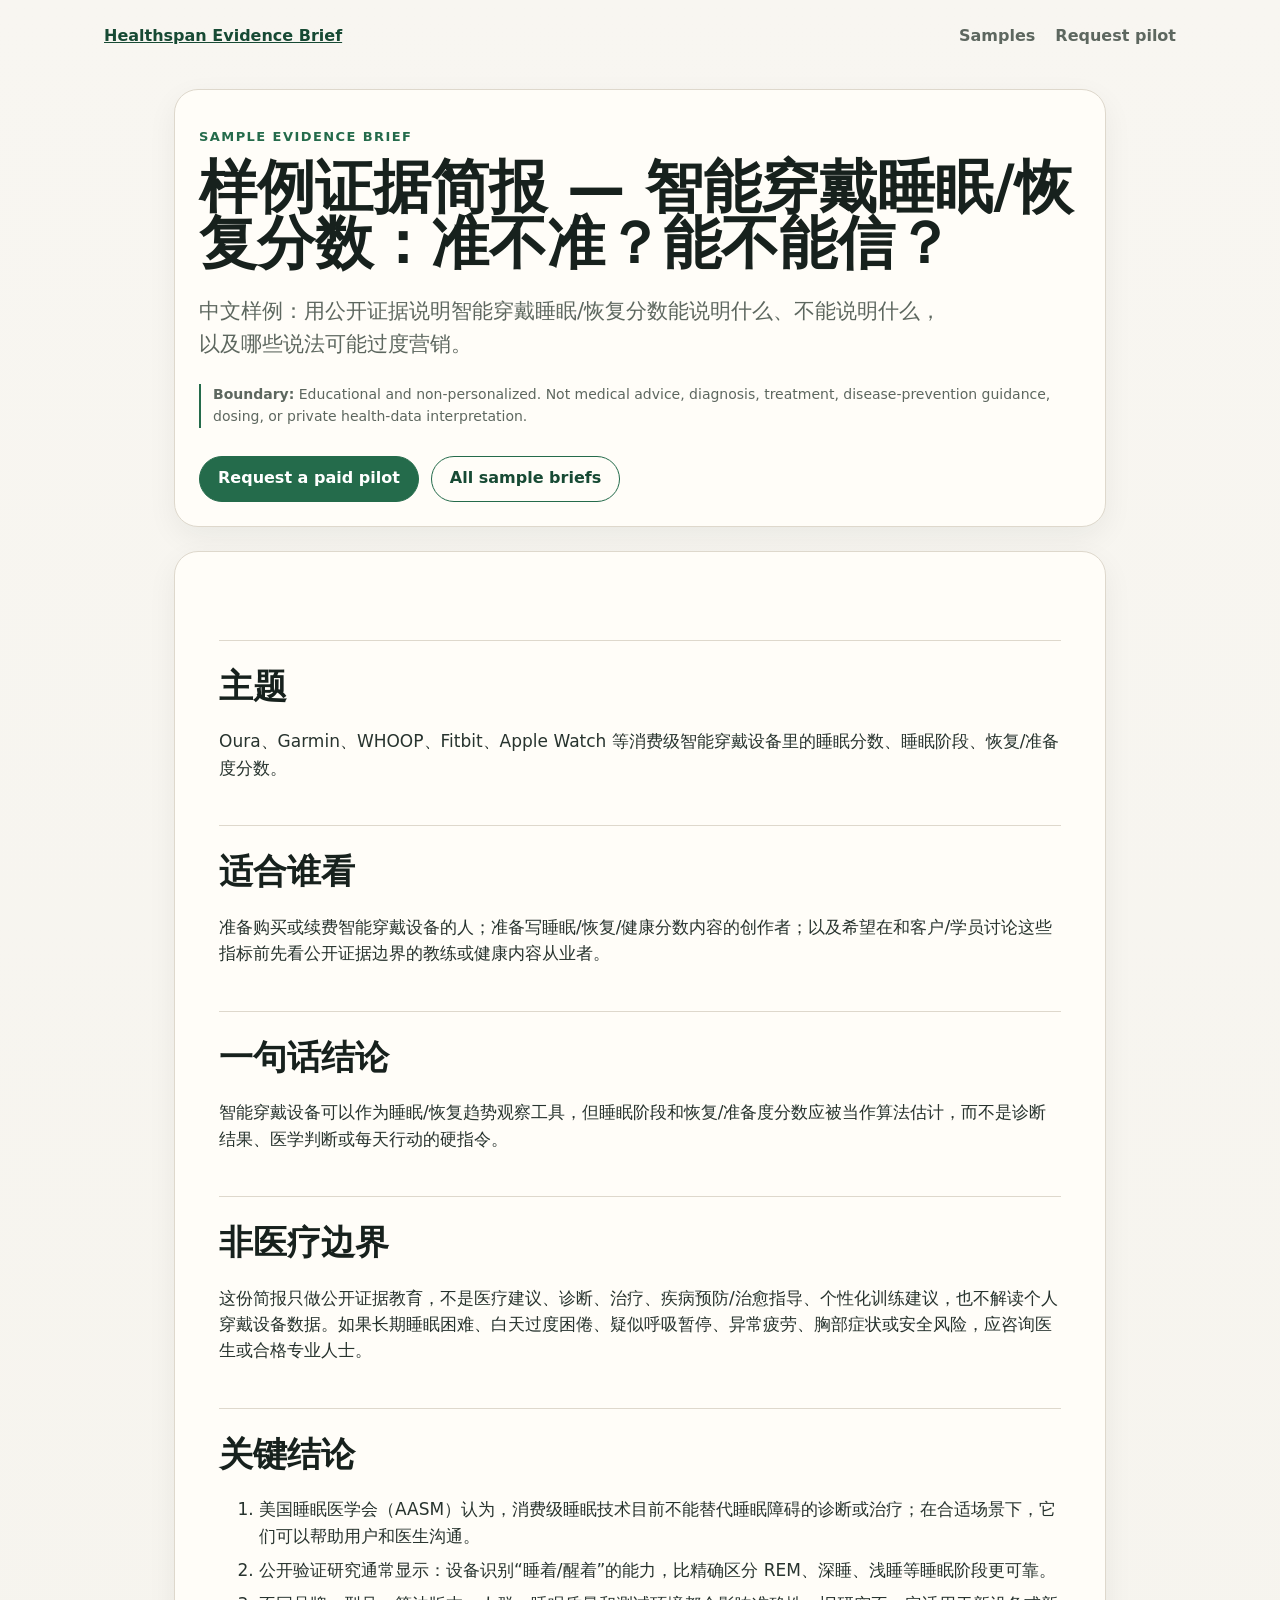
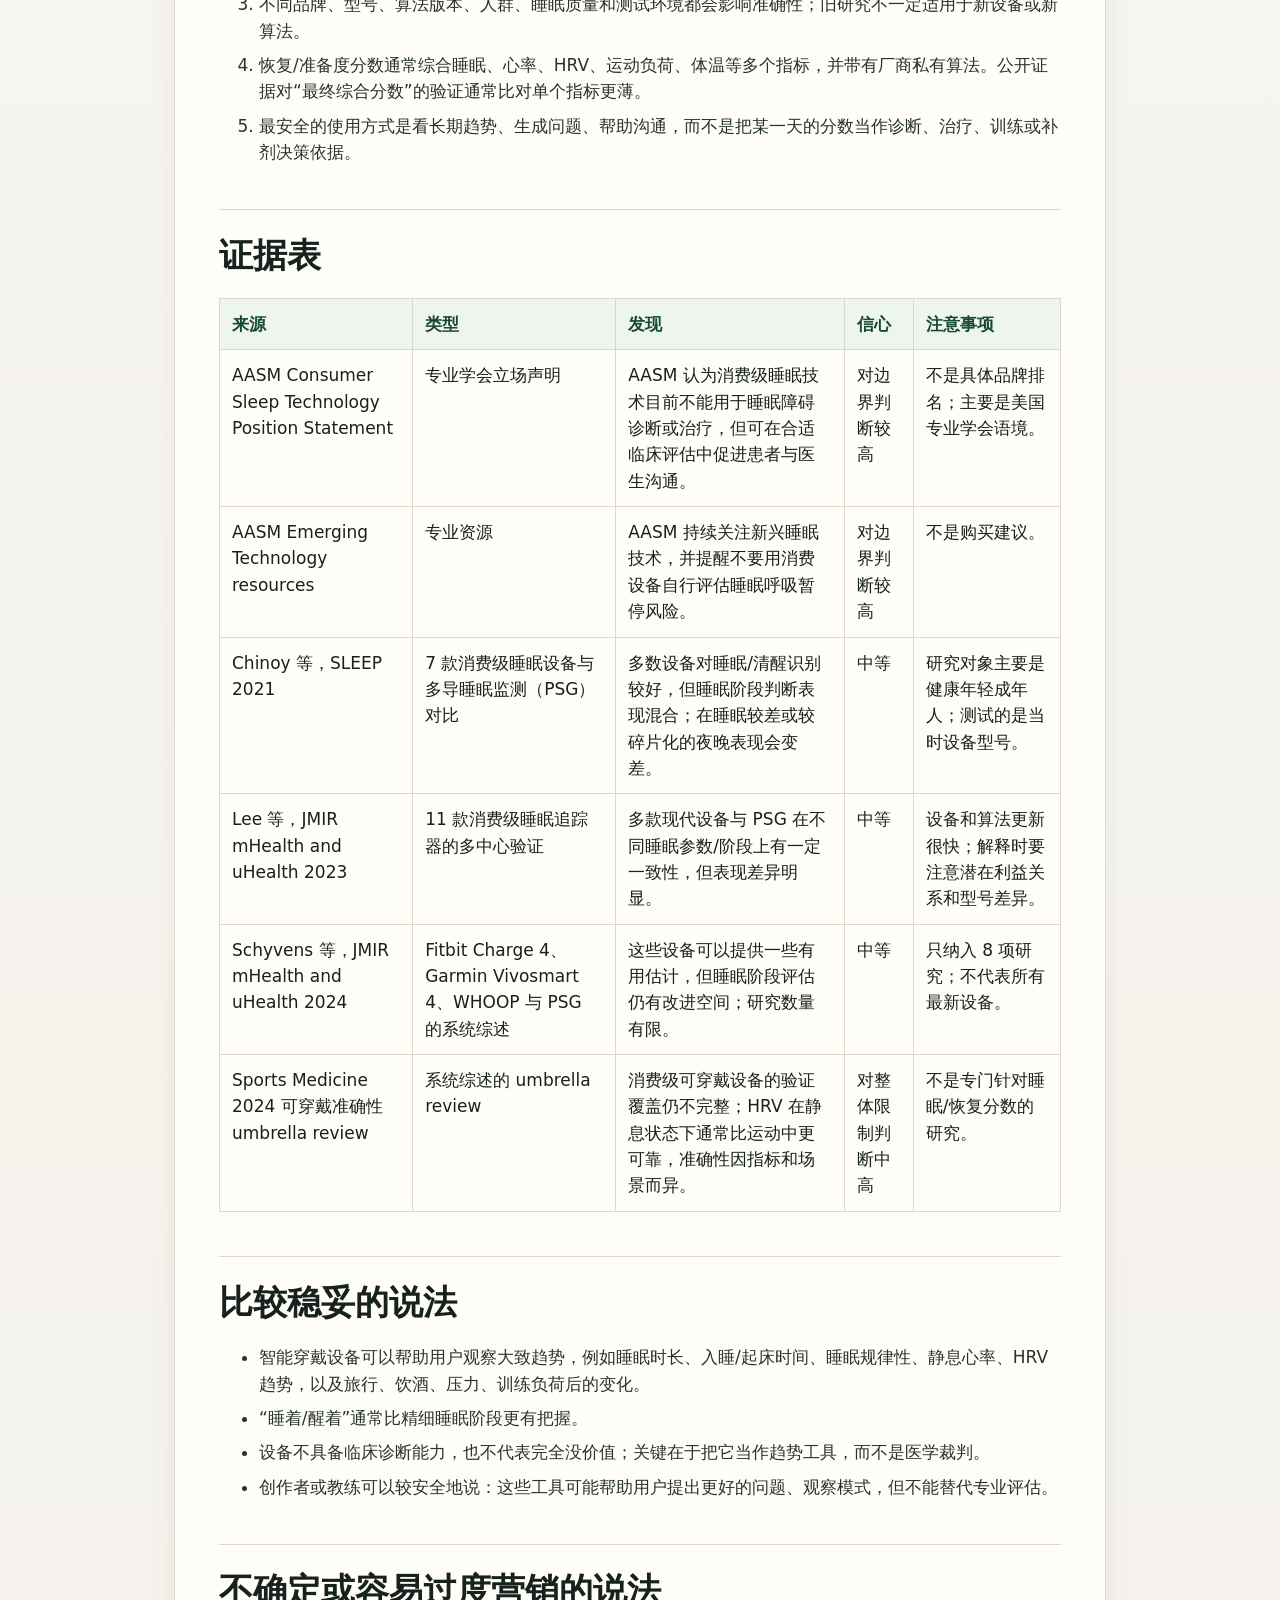
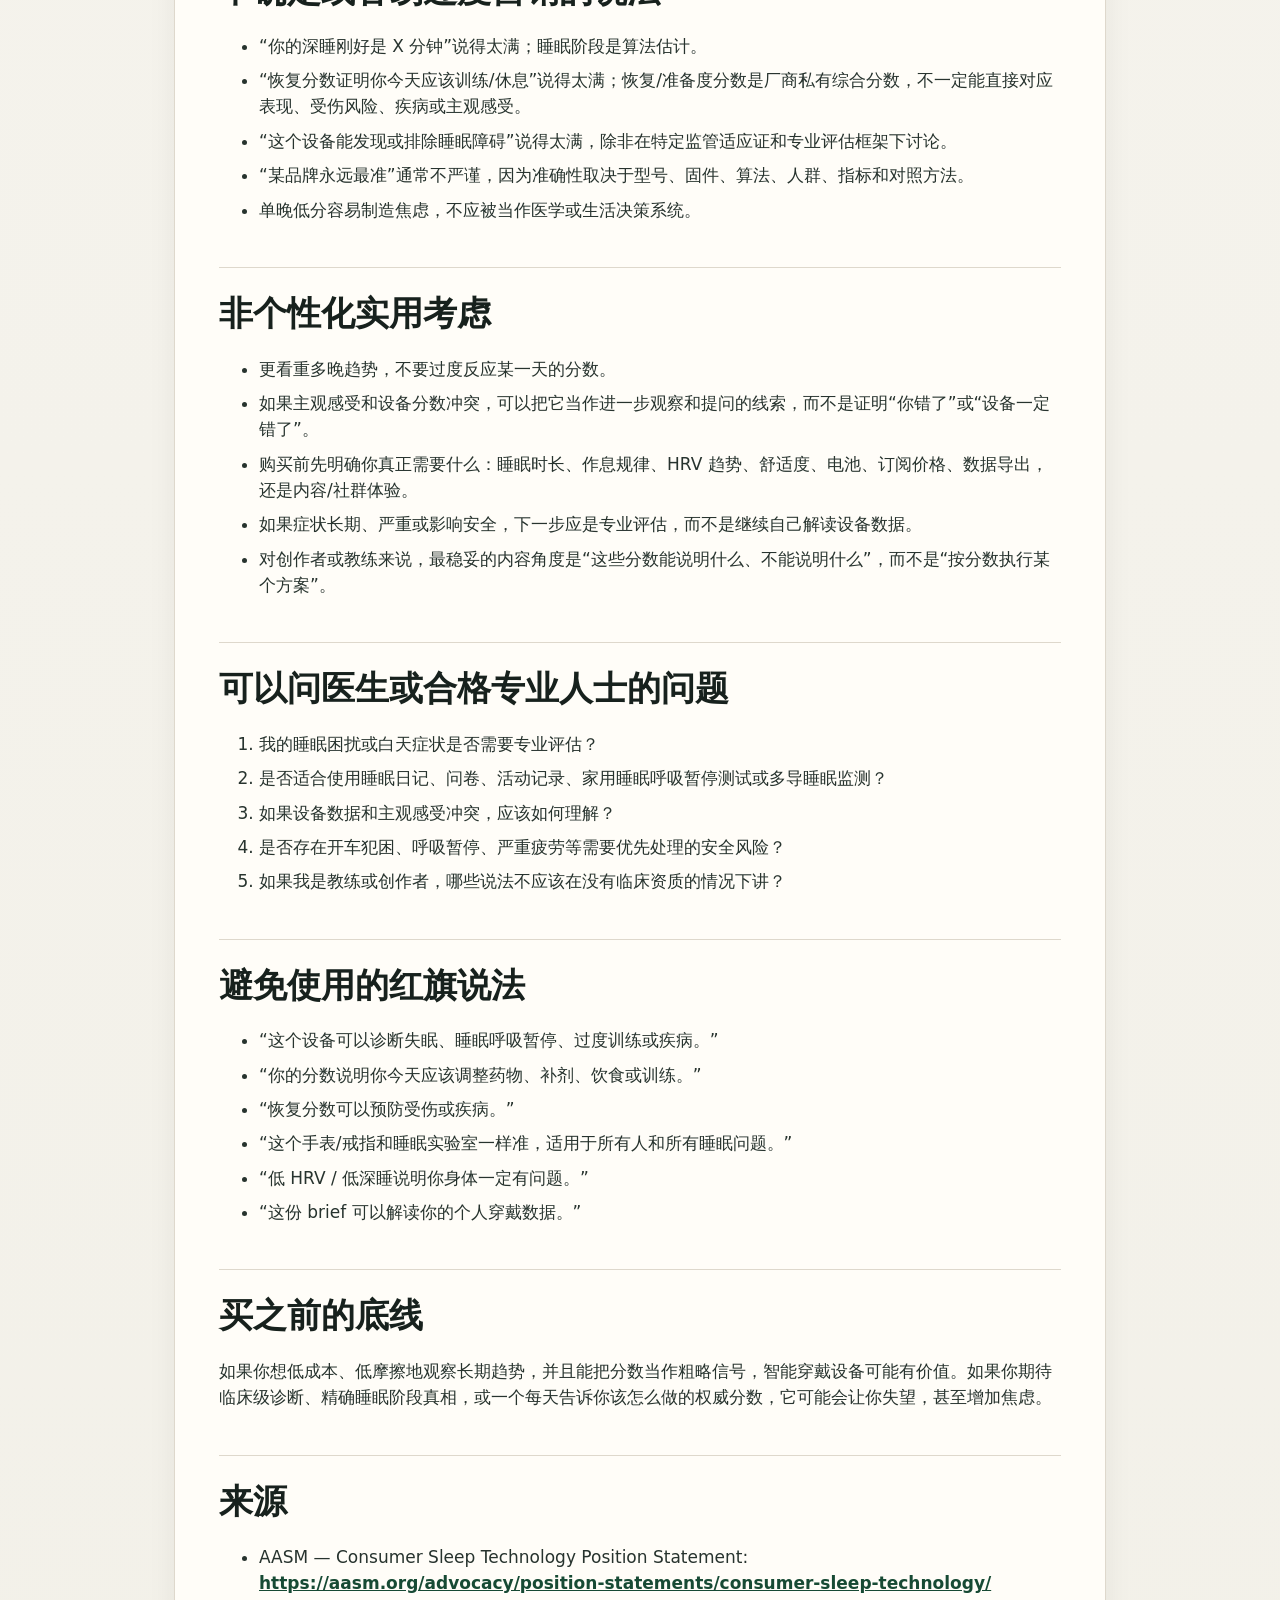
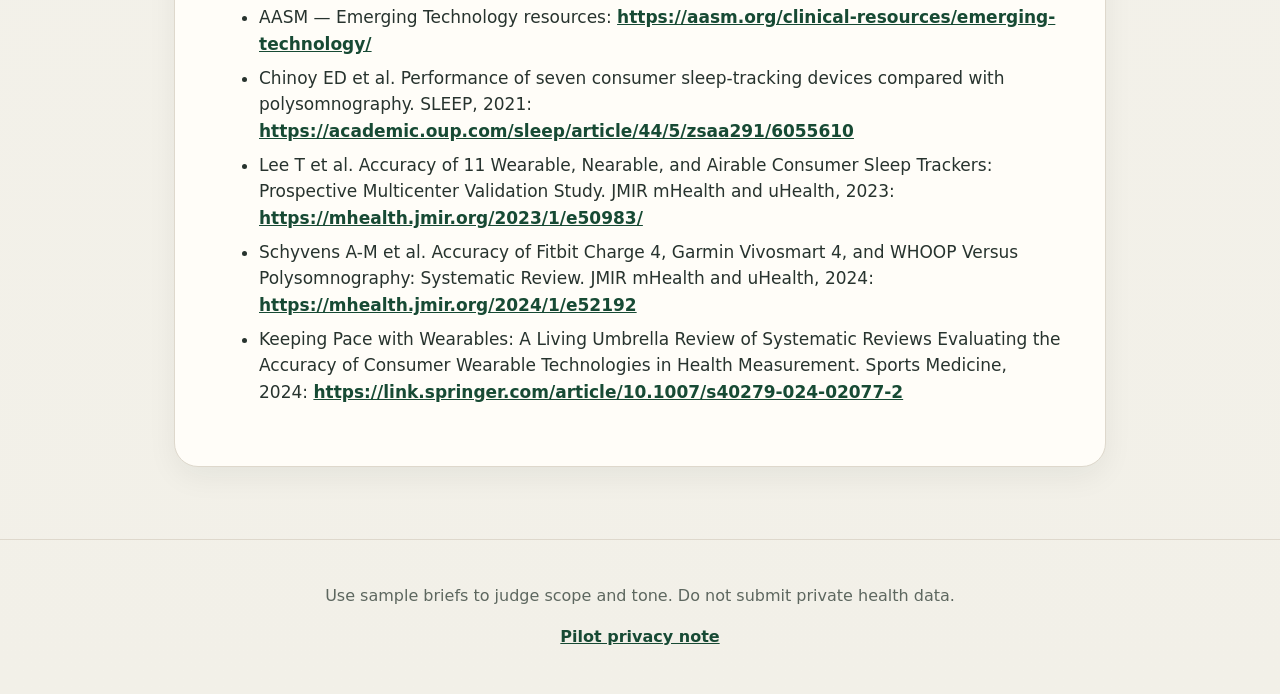
<file: samples/zh-wearable-sleep-recovery-scores-evidence-brief.html>
<!doctype html>
<html lang="en">
<head>
  <meta charset="utf-8" />
  <meta name="viewport" content="width=device-width, initial-scale=1" />
  <meta name="robots" content="noindex,nofollow" />
  <title>样例证据简报 — 智能穿戴睡眠/恢复分数：准不准？能不能信？ | Healthspan Evidence Brief</title>
  <meta name="description" content="中文样例：用公开证据说明智能穿戴睡眠/恢复分数能说明什么、不能说明什么，以及哪些说法可能过度营销。" />
  <link rel="stylesheet" href="../assets/styles.css" />
</head>
<body class="brief-body">
  <nav class="nav brief-nav" aria-label="Sample navigation">
    <a class="brand" href="../index.html">Healthspan Evidence Brief</a>
    <a class="nav-link" href="../index.html#samples">Samples</a>
    <a class="nav-link" href="../index.html#pilot">Request pilot</a>
  </nav>

  <main class="brief-shell">
    <header class="brief-header card">
      <p class="eyebrow">Sample evidence brief</p>
      <h1>样例证据简报 — 智能穿戴睡眠/恢复分数：准不准？能不能信？</h1>
      <p class="lead">中文样例：用公开证据说明智能穿戴睡眠/恢复分数能说明什么、不能说明什么，以及哪些说法可能过度营销。</p>
      <p class="trust-line"><strong>Boundary:</strong> Educational and non-personalized. Not medical advice, diagnosis, treatment, disease-prevention guidance, dosing, or private health-data interpretation.</p>
      <div class="actions">
        <a class="button primary" href="../index.html#pilot">Request a paid pilot</a>
        <a class="button secondary" href="index.html">All sample briefs</a>
      </div>
    </header>

    <article class="brief-content card">
<h1 id="样例证据简报--智能穿戴睡眠恢复分数准不准能不能信">样例证据简报 —
智能穿戴睡眠/恢复分数：准不准？能不能信？</h1>
<h2 id="主题">主题</h2>
<p>Oura、Garmin、WHOOP、Fitbit、Apple Watch
等消费级智能穿戴设备里的睡眠分数、睡眠阶段、恢复/准备度分数。</p>
<h2 id="适合谁看">适合谁看</h2>
<p>准备购买或续费智能穿戴设备的人；准备写睡眠/恢复/健康分数内容的创作者；以及希望在和客户/学员讨论这些指标前先看公开证据边界的教练或健康内容从业者。</p>
<h2 id="一句话结论">一句话结论</h2>
<p>智能穿戴设备可以作为睡眠/恢复趋势观察工具，但睡眠阶段和恢复/准备度分数应被当作算法估计，而不是诊断结果、医学判断或每天行动的硬指令。</p>
<h2 id="非医疗边界">非医疗边界</h2>
<p>这份简报只做公开证据教育，不是医疗建议、诊断、治疗、疾病预防/治愈指导、个性化训练建议，也不解读个人穿戴设备数据。如果长期睡眠困难、白天过度困倦、疑似呼吸暂停、异常疲劳、胸部症状或安全风险，应咨询医生或合格专业人士。</p>
<h2 id="关键结论">关键结论</h2>
<ol type="1">
<li>美国睡眠医学会（AASM）认为，消费级睡眠技术目前不能替代睡眠障碍的诊断或治疗；在合适场景下，它们可以帮助用户和医生沟通。</li>
<li>公开验证研究通常显示：设备识别“睡着/醒着”的能力，比精确区分
REM、深睡、浅睡等睡眠阶段更可靠。</li>
<li>不同品牌、型号、算法版本、人群、睡眠质量和测试环境都会影响准确性；旧研究不一定适用于新设备或新算法。</li>
<li>恢复/准备度分数通常综合睡眠、心率、HRV、运动负荷、体温等多个指标，并带有厂商私有算法。公开证据对“最终综合分数”的验证通常比对单个指标更薄。</li>
<li>最安全的使用方式是看长期趋势、生成问题、帮助沟通，而不是把某一天的分数当作诊断、治疗、训练或补剂决策依据。</li>
</ol>
<h2 id="证据表">证据表</h2>
<table>
<thead>
<tr>
<th>来源</th>
<th>类型</th>
<th>发现</th>
<th>信心</th>
<th>注意事项</th>
</tr>
</thead>
<tbody>
<tr>
<td>AASM Consumer Sleep Technology Position Statement</td>
<td>专业学会立场声明</td>
<td>AASM
认为消费级睡眠技术目前不能用于睡眠障碍诊断或治疗，但可在合适临床评估中促进患者与医生沟通。</td>
<td>对边界判断较高</td>
<td>不是具体品牌排名；主要是美国专业学会语境。</td>
</tr>
<tr>
<td>AASM Emerging Technology resources</td>
<td>专业资源</td>
<td>AASM
持续关注新兴睡眠技术，并提醒不要用消费设备自行评估睡眠呼吸暂停风险。</td>
<td>对边界判断较高</td>
<td>不是购买建议。</td>
</tr>
<tr>
<td>Chinoy 等，SLEEP 2021</td>
<td>7 款消费级睡眠设备与多导睡眠监测（PSG）对比</td>
<td>多数设备对睡眠/清醒识别较好，但睡眠阶段判断表现混合；在睡眠较差或较碎片化的夜晚表现会变差。</td>
<td>中等</td>
<td>研究对象主要是健康年轻成年人；测试的是当时设备型号。</td>
</tr>
<tr>
<td>Lee 等，JMIR mHealth and uHealth 2023</td>
<td>11 款消费级睡眠追踪器的多中心验证</td>
<td>多款现代设备与 PSG
在不同睡眠参数/阶段上有一定一致性，但表现差异明显。</td>
<td>中等</td>
<td>设备和算法更新很快；解释时要注意潜在利益关系和型号差异。</td>
</tr>
<tr>
<td>Schyvens 等，JMIR mHealth and uHealth 2024</td>
<td>Fitbit Charge 4、Garmin Vivosmart 4、WHOOP 与 PSG 的系统综述</td>
<td>这些设备可以提供一些有用估计，但睡眠阶段评估仍有改进空间；研究数量有限。</td>
<td>中等</td>
<td>只纳入 8 项研究；不代表所有最新设备。</td>
</tr>
<tr>
<td>Sports Medicine 2024 可穿戴准确性 umbrella review</td>
<td>系统综述的 umbrella review</td>
<td>消费级可穿戴设备的验证覆盖仍不完整；HRV
在静息状态下通常比运动中更可靠，准确性因指标和场景而异。</td>
<td>对整体限制判断中高</td>
<td>不是专门针对睡眠/恢复分数的研究。</td>
</tr>
</tbody>
</table>
<h2 id="比较稳妥的说法">比较稳妥的说法</h2>
<ul>
<li>智能穿戴设备可以帮助用户观察大致趋势，例如睡眠时长、入睡/起床时间、睡眠规律性、静息心率、HRV
趋势，以及旅行、饮酒、压力、训练负荷后的变化。</li>
<li>“睡着/醒着”通常比精细睡眠阶段更有把握。</li>
<li>设备不具备临床诊断能力，也不代表完全没价值；关键在于把它当作趋势工具，而不是医学裁判。</li>
<li>创作者或教练可以较安全地说：这些工具可能帮助用户提出更好的问题、观察模式，但不能替代专业评估。</li>
</ul>
<h2 id="不确定或容易过度营销的说法">不确定或容易过度营销的说法</h2>
<ul>
<li>“你的深睡刚好是 X 分钟”说得太满；睡眠阶段是算法估计。</li>
<li>“恢复分数证明你今天应该训练/休息”说得太满；恢复/准备度分数是厂商私有综合分数，不一定能直接对应表现、受伤风险、疾病或主观感受。</li>
<li>“这个设备能发现或排除睡眠障碍”说得太满，除非在特定监管适应证和专业评估框架下讨论。</li>
<li>“某品牌永远最准”通常不严谨，因为准确性取决于型号、固件、算法、人群、指标和对照方法。</li>
<li>单晚低分容易制造焦虑，不应被当作医学或生活决策系统。</li>
</ul>
<h2 id="非个性化实用考虑">非个性化实用考虑</h2>
<ul>
<li>更看重多晚趋势，不要过度反应某一天的分数。</li>
<li>如果主观感受和设备分数冲突，可以把它当作进一步观察和提问的线索，而不是证明“你错了”或“设备一定错了”。</li>
<li>购买前先明确你真正需要什么：睡眠时长、作息规律、HRV
趋势、舒适度、电池、订阅价格、数据导出，还是内容/社群体验。</li>
<li>如果症状长期、严重或影响安全，下一步应是专业评估，而不是继续自己解读设备数据。</li>
<li>对创作者或教练来说，最稳妥的内容角度是“这些分数能说明什么、不能说明什么”，而不是“按分数执行某个方案”。</li>
</ul>
<h2
id="可以问医生或合格专业人士的问题">可以问医生或合格专业人士的问题</h2>
<ol type="1">
<li>我的睡眠困扰或白天症状是否需要专业评估？</li>
<li>是否适合使用睡眠日记、问卷、活动记录、家用睡眠呼吸暂停测试或多导睡眠监测？</li>
<li>如果设备数据和主观感受冲突，应该如何理解？</li>
<li>是否存在开车犯困、呼吸暂停、严重疲劳等需要优先处理的安全风险？</li>
<li>如果我是教练或创作者，哪些说法不应该在没有临床资质的情况下讲？</li>
</ol>
<h2 id="避免使用的红旗说法">避免使用的红旗说法</h2>
<ul>
<li>“这个设备可以诊断失眠、睡眠呼吸暂停、过度训练或疾病。”</li>
<li>“你的分数说明你今天应该调整药物、补剂、饮食或训练。”</li>
<li>“恢复分数可以预防受伤或疾病。”</li>
<li>“这个手表/戒指和睡眠实验室一样准，适用于所有人和所有睡眠问题。”</li>
<li>“低 HRV / 低深睡说明你身体一定有问题。”</li>
<li>“这份 brief 可以解读你的个人穿戴数据。”</li>
</ul>
<h2 id="买之前的底线">买之前的底线</h2>
<p>如果你想低成本、低摩擦地观察长期趋势，并且能把分数当作粗略信号，智能穿戴设备可能有价值。如果你期待临床级诊断、精确睡眠阶段真相，或一个每天告诉你该怎么做的权威分数，它可能会让你失望，甚至增加焦虑。</p>
<h2 id="来源">来源</h2>
<ul>
<li>AASM — Consumer Sleep Technology Position Statement: <a
href="https://aasm.org/advocacy/position-statements/consumer-sleep-technology/">https://aasm.org/advocacy/position-statements/consumer-sleep-technology/</a></li>
<li>AASM — Emerging Technology resources: <a
href="https://aasm.org/clinical-resources/emerging-technology/">https://aasm.org/clinical-resources/emerging-technology/</a></li>
<li>Chinoy ED et al. Performance of seven consumer sleep-tracking
devices compared with polysomnography. SLEEP, 2021: <a
href="https://academic.oup.com/sleep/article/44/5/zsaa291/6055610">https://academic.oup.com/sleep/article/44/5/zsaa291/6055610</a></li>
<li>Lee T et al. Accuracy of 11 Wearable, Nearable, and Airable Consumer
Sleep Trackers: Prospective Multicenter Validation Study. JMIR mHealth
and uHealth, 2023: <a
href="https://mhealth.jmir.org/2023/1/e50983/">https://mhealth.jmir.org/2023/1/e50983/</a></li>
<li>Schyvens A-M et al. Accuracy of Fitbit Charge 4, Garmin Vivosmart 4,
and WHOOP Versus Polysomnography: Systematic Review. JMIR mHealth and
uHealth, 2024: <a
href="https://mhealth.jmir.org/2024/1/e52192">https://mhealth.jmir.org/2024/1/e52192</a></li>
<li>Keeping Pace with Wearables: A Living Umbrella Review of Systematic
Reviews Evaluating the Accuracy of Consumer Wearable Technologies in
Health Measurement. Sports Medicine, 2024: <a
href="https://link.springer.com/article/10.1007/s40279-024-02077-2">https://link.springer.com/article/10.1007/s40279-024-02077-2</a></li>
</ul>

    </article>
  </main>

  <footer class="footer">
    <p>Use sample briefs to judge scope and tone. Do not submit private health data.</p>
    <p><a href="../privacy.html">Pilot privacy note</a></p>
  </footer>
</body>
</html>
</file>
<file: assets/styles.css>
:root {
  --bg: #f8f6f1;
  --ink: #17211d;
  --muted: #5d675f;
  --line: #ded8cc;
  --card: #fffdf8;
  --accent: #246b4b;
  --accent-dark: #174a34;
  --tint: #eef5ed;
}

* { box-sizing: border-box; }
body {
  margin: 0;
  font-family: Inter, ui-sans-serif, system-ui, -apple-system, BlinkMacSystemFont, "Segoe UI", sans-serif;
  color: var(--ink);
  background: var(--bg);
  line-height: 1.55;
}
a { color: var(--accent-dark); font-weight: 700; }
.nav {
  max-width: 1120px;
  margin: 0 auto;
  padding: 24px;
  display: flex;
  align-items: center;
  gap: 20px;
}
.brand { font-weight: 800; margin-right: auto; }
.nav-link { text-decoration: none; color: var(--muted); font-weight: 650; }
.hero { padding-bottom: 56px; }
.hero-grid, .section {
  max-width: 1120px;
  margin: 0 auto;
  padding: 64px 24px;
}
.hero-grid {
  display: grid;
  grid-template-columns: minmax(0, 1.5fr) minmax(280px, 0.8fr);
  gap: 32px;
  align-items: center;
}
.eyebrow {
  text-transform: uppercase;
  letter-spacing: .11em;
  color: var(--accent);
  font-weight: 800;
  font-size: 13px;
}
h1 { font-size: clamp(40px, 6vw, 72px); line-height: .96; margin: 12px 0 24px; }
h2 { font-size: clamp(28px, 4vw, 44px); line-height: 1.05; margin: 8px 0 24px; }
h3 { margin-top: 0; }
.lead { font-size: 21px; color: var(--muted); max-width: 760px; }
.actions { display: flex; flex-wrap: wrap; gap: 12px; margin-top: 28px; }
.button {
  display: inline-flex;
  align-items: center;
  justify-content: center;
  min-height: 46px;
  padding: 0 18px;
  border-radius: 999px;
  text-decoration: none;
  border: 1px solid var(--accent);
  font-weight: 800;
  cursor: pointer;
}
.primary { background: var(--accent); color: white; }
.secondary { color: var(--accent-dark); background: transparent; }
.card {
  background: var(--card);
  border: 1px solid var(--line);
  border-radius: 24px;
  padding: 24px;
  box-shadow: 0 10px 30px rgba(23, 33, 29, .06);
}
.hero-card li { margin-bottom: 10px; }
.three-col { display: grid; grid-template-columns: repeat(3, minmax(0, 1fr)); gap: 18px; }
.two-col { display: grid; grid-template-columns: repeat(2, minmax(0, 1fr)); gap: 18px; }
.tinted { background: var(--tint); max-width: none; }
.tinted > * { max-width: 1120px; }
.pilot-grid { display: grid; grid-template-columns: minmax(0, 1fr) minmax(300px, 420px); gap: 28px; align-items: start; }
.price { font-size: 22px; }
.note, .microcopy, .disclaimer { color: var(--muted); }
.form label { display: grid; gap: 8px; font-weight: 750; margin-bottom: 16px; }
.form .checkbox-label {
  display: flex;
  gap: 12px;
  align-items: flex-start;
  font-weight: normal;
  margin-top: 12px;
  margin-bottom: 24px;
  font-size: 14px;
  cursor: pointer;
}
.form .checkbox-label input {
  width: auto;
  margin-top: 4px;
}
textarea, input, select {
  width: 100%;
  border: 1px solid var(--line);
  border-radius: 14px;
  padding: 12px 14px;
  font: inherit;
  background: #fff;
}
.boundary-list { display: flex; flex-wrap: wrap; gap: 10px; margin: 20px 0; }
.boundary-list span { background: var(--card); border: 1px solid var(--line); border-radius: 999px; padding: 8px 12px; font-weight: 750; }
.full-width { width: 100%; }
.trust-line {
  margin-top: 24px;
  font-size: 14px;
  color: var(--muted);
  border-left: 2px solid var(--accent);
  padding-left: 12px;
}
.brief-body { background: linear-gradient(180deg, var(--bg), #f2f0e8); }
.brief-nav { padding-bottom: 8px; }
.brief-shell {
  max-width: 980px;
  margin: 0 auto;
  padding: 32px 24px 72px;
}
.brief-header { margin-bottom: 24px; }
.brief-header h1 { font-size: clamp(36px, 5vw, 58px); }
.brief-content {
  font-size: 17px;
  padding: clamp(24px, 4vw, 44px);
}
.brief-content h1 { display: none; }
.brief-content h2 {
  font-size: clamp(24px, 3vw, 34px);
  margin-top: 44px;
  padding-top: 28px;
  border-top: 1px solid var(--line);
}
.brief-content h2:first-child { margin-top: 0; }
.brief-content p, .brief-content li { color: #27332e; }
.brief-content li { margin: 8px 0; }
.brief-content table {
  width: 100%;
  border-collapse: collapse;
  margin: 24px 0;
  display: block;
  overflow-x: auto;
}
.brief-content th,
.brief-content td {
  border: 1px solid var(--line);
  padding: 12px;
  text-align: left;
  vertical-align: top;
  background: #fffdf8;
}
.brief-content th {
  background: var(--tint);
  color: var(--accent-dark);
}
.brief-content a { overflow-wrap: anywhere; }
.footer { border-top: 1px solid var(--line); padding: 28px 24px; text-align: center; color: var(--muted); }
@media (max-width: 760px) {
  .nav { flex-wrap: wrap; }
  .hero-grid, .three-col, .two-col, .pilot-grid { grid-template-columns: 1fr; }
  .section, .hero-grid { padding: 44px 18px; }
}
</file>
